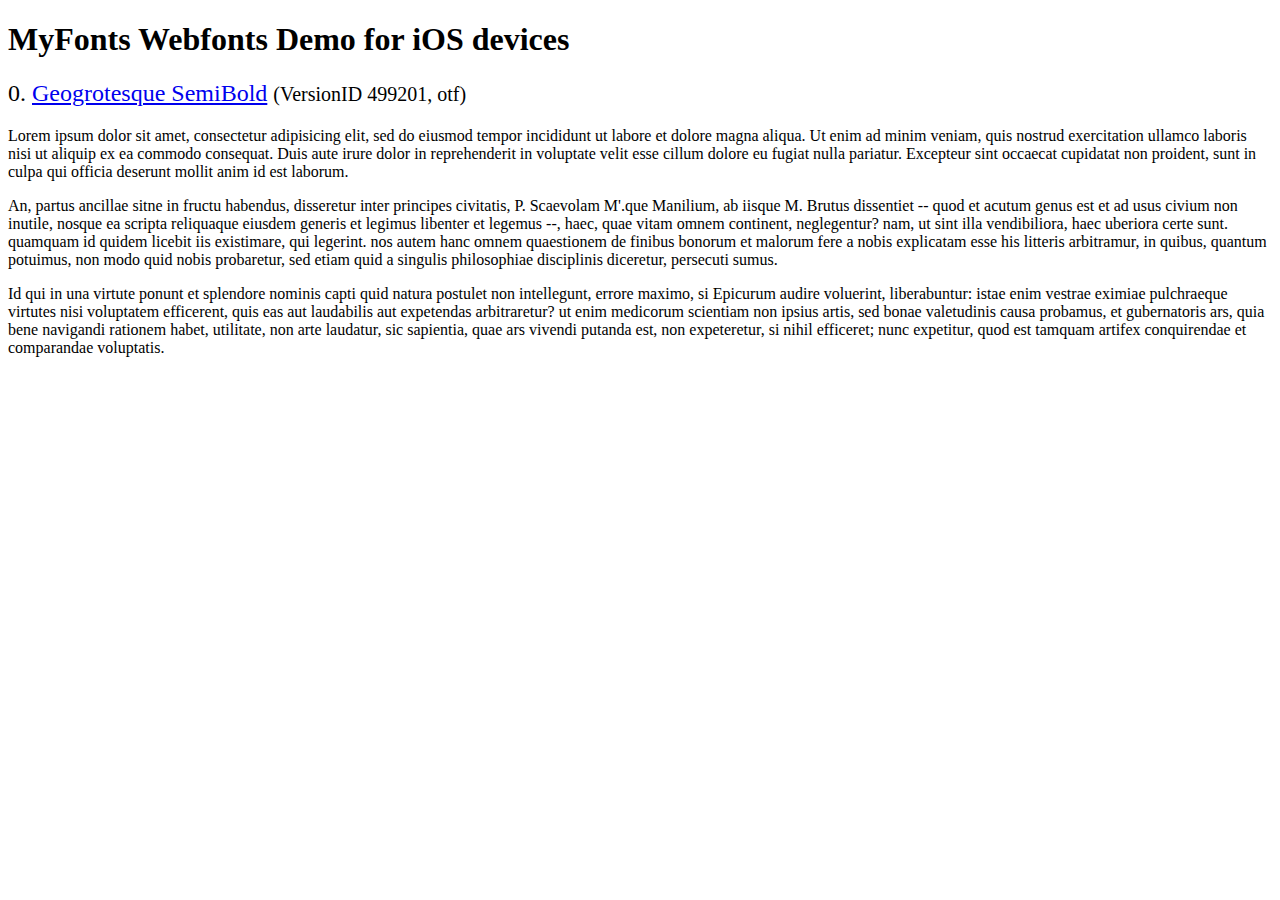
<file: FlexSlider/demo/fonts/webfonts/geo-semibold/svg/index.html>
<!DOCTYPE html>
<html>
<head>
<title>MyFonts Webfonts Demo for iOS devices</title>
<meta http-equiv="content-type" content="text/html; charset=utf-8" />

<style type="text/css" media="all">

	h2 {
		 font-weight:normal;
	}

		
	@font-face {
		font-family:"Geogrotesque-SemiBold";
		src:url("style_169898.svg#Geogrotesque-SemiBold") format("svg");
	}
	
	.webfont_0 {
		font-family: Geogrotesque-SemiBold;
	}
		
</style>

</head>

<body>

<h1>MyFonts Webfonts Demo for iOS devices</h1>


<h2>0. <span class='webfont_0'><a href='http://new.myfonts.com/search/style::169898/'>Geogrotesque SemiBold</a></span>
<small>(VersionID 499201, otf)</small>
</h2>

<p class='webfont_0'>Lorem ipsum dolor sit amet, consectetur adipisicing elit, sed do eiusmod tempor incididunt ut labore et dolore magna aliqua. Ut enim ad minim veniam, quis nostrud exercitation ullamco laboris nisi ut aliquip ex ea commodo consequat. Duis aute irure dolor in reprehenderit in voluptate velit esse cillum dolore eu fugiat nulla pariatur. Excepteur sint occaecat cupidatat non proident, sunt in culpa qui officia deserunt mollit anim id est laborum.</p>

<p class='webfont_0'>An, partus ancillae sitne in fructu habendus, disseretur inter principes civitatis, P. Scaevolam M'.que Manilium, ab iisque M. Brutus dissentiet -- quod et acutum genus est et ad usus civium non inutile, nosque ea scripta reliquaque eiusdem generis et legimus libenter et legemus --, haec, quae vitam omnem continent, neglegentur? nam, ut sint illa vendibiliora, haec uberiora certe sunt. quamquam id quidem licebit iis existimare, qui legerint. nos autem hanc omnem quaestionem de finibus bonorum et malorum fere a nobis explicatam esse his litteris arbitramur, in quibus, quantum potuimus, non modo quid nobis probaretur, sed etiam quid a singulis philosophiae disciplinis diceretur, persecuti sumus.</p>

<p class='webfont_0'>Id qui in una virtute ponunt et splendore nominis capti quid natura postulet non intellegunt, errore maximo, si Epicurum audire voluerint, liberabuntur: istae enim vestrae eximiae pulchraeque virtutes nisi voluptatem efficerent, quis eas aut laudabilis aut expetendas arbitraretur? ut enim medicorum scientiam non ipsius artis, sed bonae valetudinis causa probamus, et gubernatoris ars, quia bene navigandi rationem habet, utilitate, non arte laudatur, sic sapientia, quae ars vivendi putanda est, non expeteretur, si nihil efficeret; nunc expetitur, quod est tamquam artifex conquirendae et comparandae voluptatis.</p>




</body>
</html>
</file>
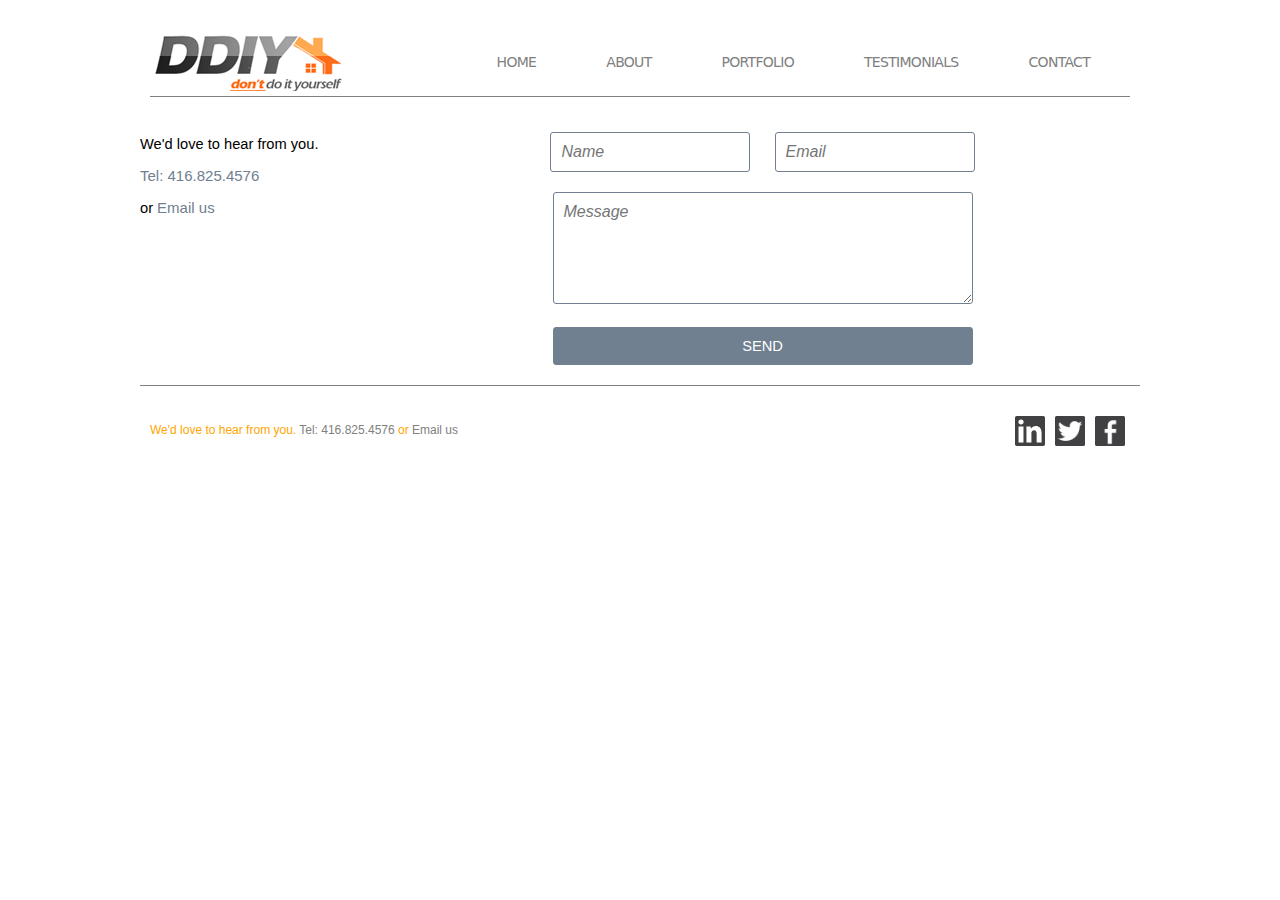
<file: contact.html>
<!doctype html>
<html lang="en">
<head>
	<meta charset="UTF-8">

	<link rel="stylesheet" type="text/css" href="style.css">

	<link type="image/png" href="images/favicon.png" rel="icon">

	<meta name="viewport" content="width=device-width, initial-scale=1.0">
	
	<title>DDIY</title>

</head>
<body>

<div class="wrapper clearfix">

	<div class="socialmedia">

		<img src="images/follow.png" alt="follow us">


		<a href="https://www.facebook.com/media/set/?set=a.331939610230259.76553.216884268402461&type=3#!/pages/DDIY-Network/216884268402461" target="_blank">
			<img src="images/facebook.png" alt="facebook icon"></a>

		<a href="http://twitter.com/DDIYnetwork" target="_blank">
			<img src="images/twitter.png" alt="twitter icon"></a>

		<a href="http://linkedin.com" target="_blank">
			<img src="images/linkedin.svg" alt="linkedin icon"></a>

	</div> <!-- end of social media -->

<div class="topbar clearfix">

	<h1>
		<a href="index.html">
			<img src="images/lg_ddiy.gif" alt="logo" title="Don't Do it Yourself" class="logo">
		</a>
	</h1>

	<input type="checkbox" id="toggle" name="toggle">

	<!-- start of nav -->
	<div class="nav"> 
		<label for="toggle">☰ Menu</label>

		<ul class="menu">
			<li>
				<a href="index.html">Home</a>
			</li>
			<li>
				<a href="about.html">About</a>
			</li>
			<li>
				<a href="portfolio.html">Portfolio</a>
			</li>
			<li>
				<a href="testimonials.html">Testimonials</a>
			</li>
			<li>
				<a href="contact.html">Contact</a>
			</li>
		</ul>

	</div> <!-- end of nav -->

</div> <!-- end of topbar -->


<!-- ------------------------------- -->

<div class="content clearfix">

	<div class="leftbar">
		<p>
			We'd love to hear from you.
		</p>

		<p>
			<a href="tel:14168254576" title="Call us">Tel: 416.825.4576
			</a>
		</p>
		<p>
			or
			<a href="mailto:ddiynetwork@gmail.com" title="Email us">Email us
			</a>

		</p>
	</div>

	<div class="fieldbox">

		<div class="field 1">
			<input type="text" class="myInput" name="firstName" placeholder="Name">
			<input type="email" class="myInput" name="email" placeholder="Email">
		</div>
		
		<div class="field 2">
			<textarea name="text" class="msg" cols="50" rows="5" placeholder="Message"></textarea>
		</div>
		
		<div class="field 3">
		<input type="submit" class="send" value="Send">
		</div>

</div> <!-- end of fieldbox -->
	
</div> <!-- end of content clearfix -->

</div> <!-- end of wrapper clearfix -->

<div class="footer clearfix">

	<div class="footernav">
		<ul class="footermenu">
				<li>
					<a href="index.html">Home</a>
				</li>
				<li>
					<a href="about.html">About</a>
				</li>
				<li>
					<a href="portfolio.html">Portfolio</a>
				</li>
				<li>
					<a href="testimonials.html">Testimonials</a>
				</li>
				<li>
					<a href="contact.html">Contact</a>
				</li>
			</ul>
	</div> <!-- end of footernav -->

	<div class="footercontact">

		<p>We'd love to hear from you.

			<a href="tel:14168254576">Tel: 416.825.4576</a>
			 or
			<a href="mailto:ddiynetwork@gmail.com">
			Email us
			</a>
		</p>
		
	</div> <!-- end of footercontact -->

	<div class="footersocialmedia">
		<a href="https://www.facebook.com/media/set/?set=a.331939610230259.76553.216884268402461&type=3#!/pages/DDIY-Network/216884268402461" target="_blank">
			<img src="images/facebook.png" alt="facebook icon" title="Facebook">
		</a>

		<a href="http://twitter.com/DDIYnetwork" target="_blank">
			<img src="images/twitter.png" alt="twitter icon" title="Twitter">
		</a>

		<a href="http://linkedin.com" target="_blank">
			<img src="images/linkedin.svg" alt="linkedin icon" title="LinkedIn">
		</a>
	</div> <!-- end of footersocialmedia -->
	
</div> <!-- end of footer -->



	
</body>
</html>
</file>
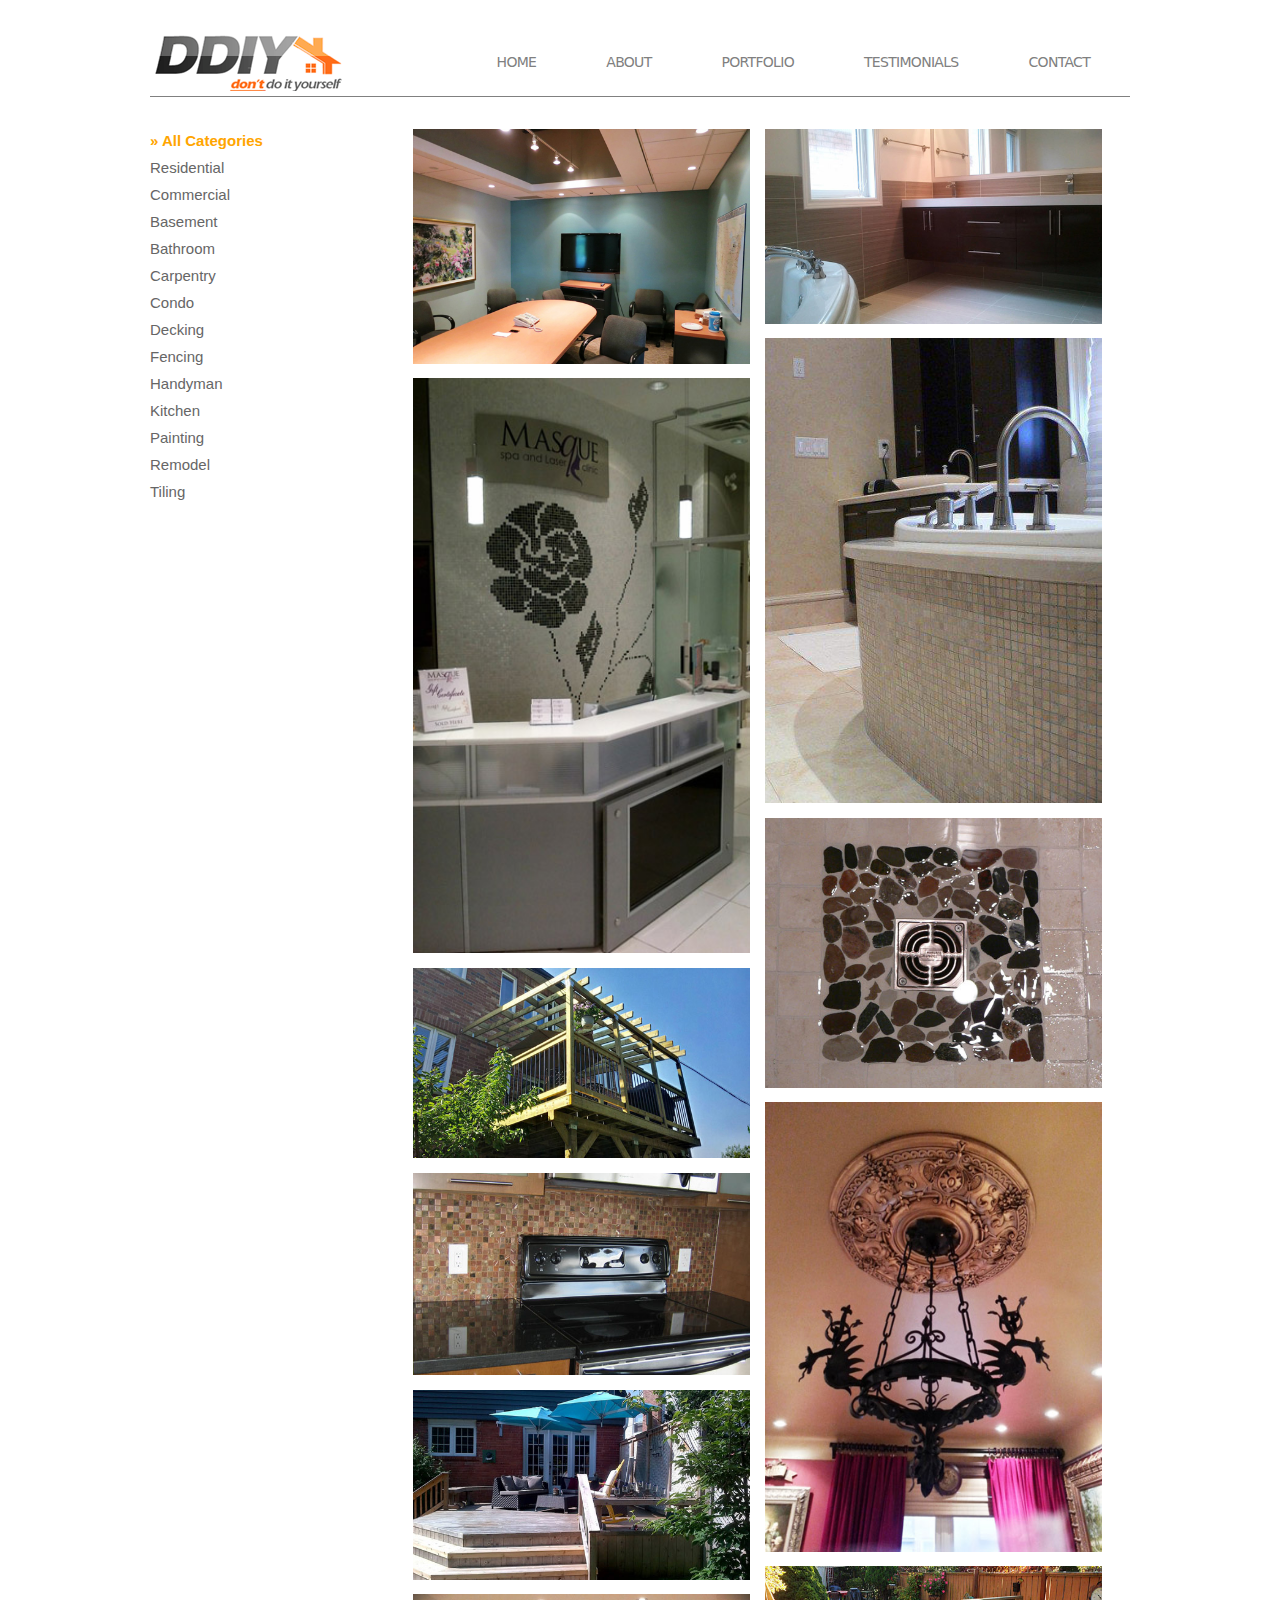
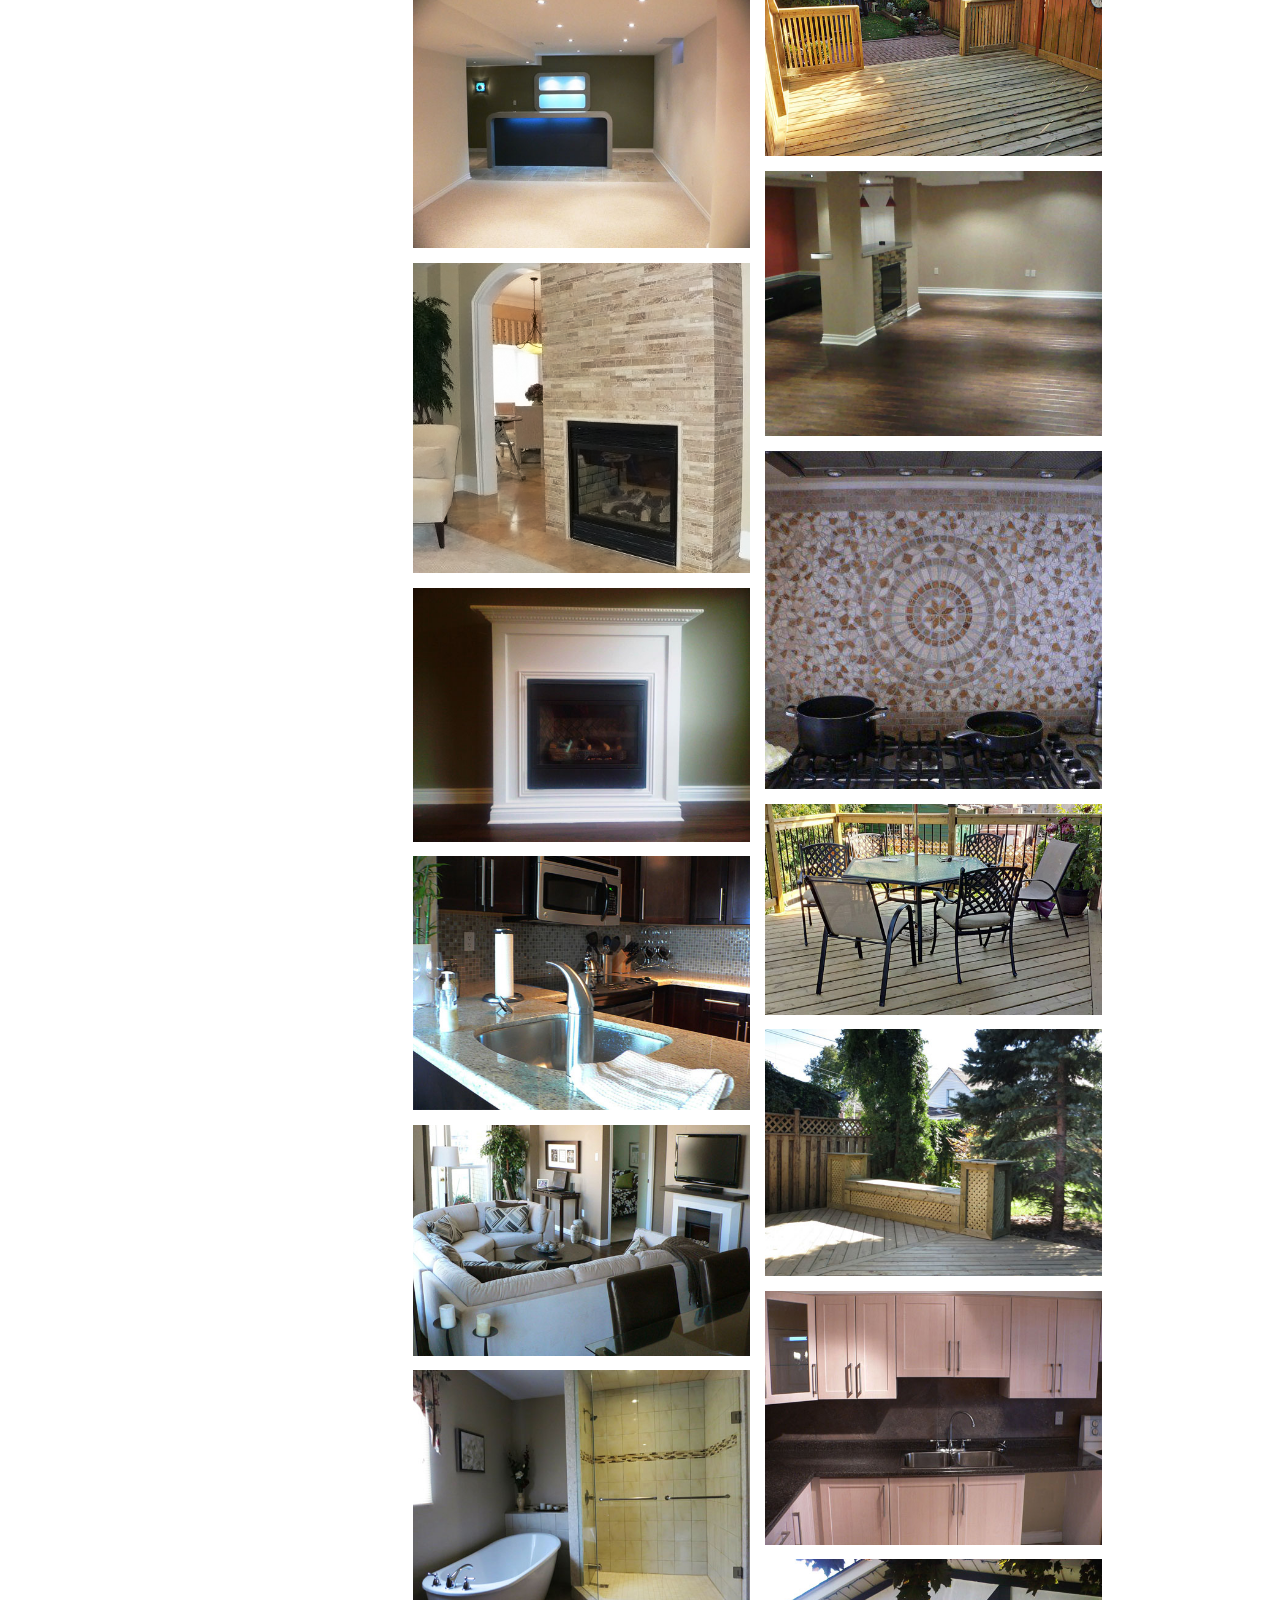
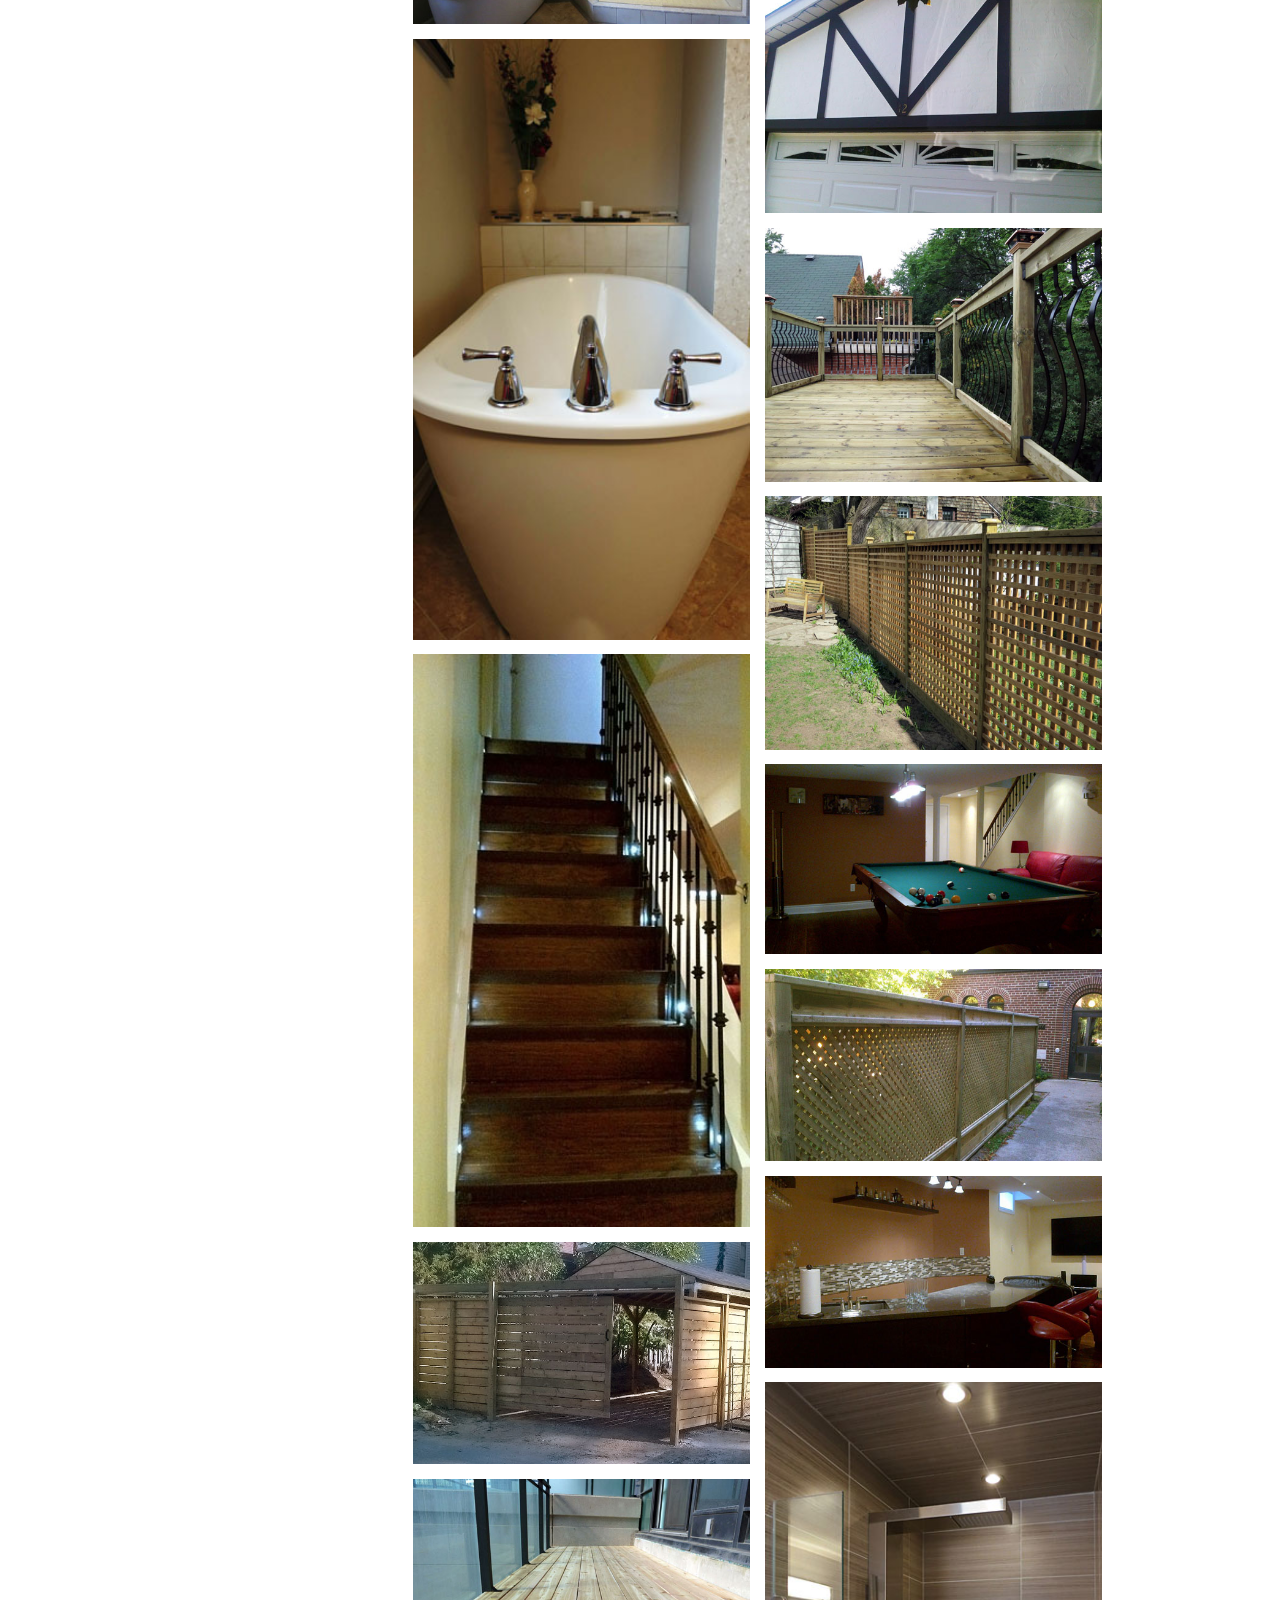
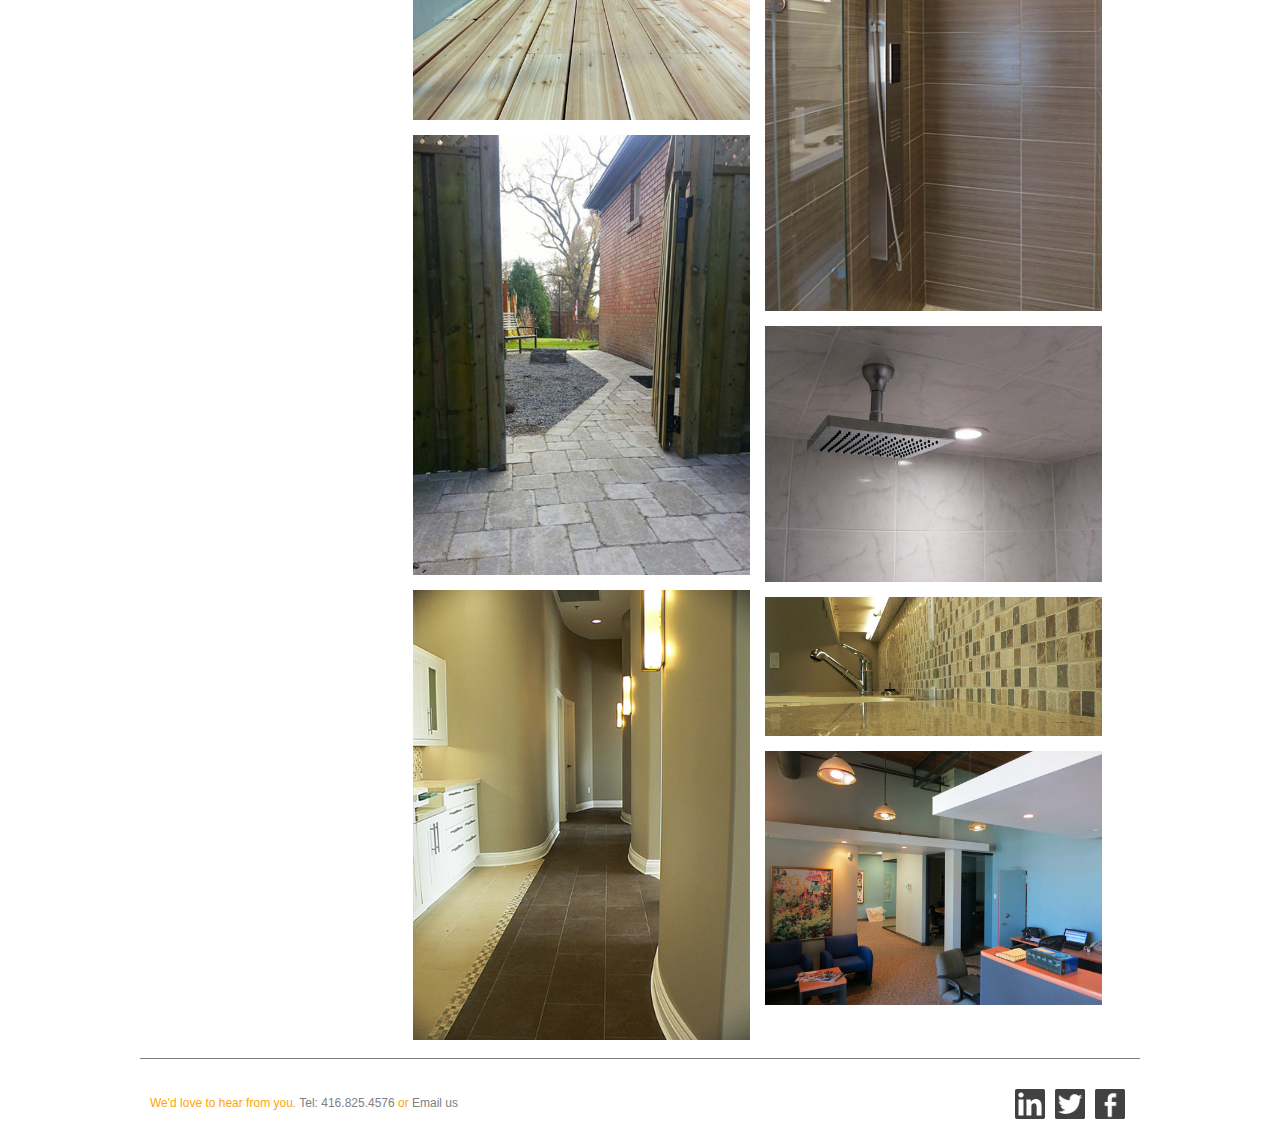
<file: portfolio.html>
<!doctype html>
<html lang="en">
<head>
	<meta charset="UTF-8">

	<link rel="stylesheet" type="text/css" href="style.css">

	<link type="image/png" href="images/favicon.png" rel="icon">

	<meta name="viewport" content="width=device-width, initial-scale=1.0">

	<script src="http://ajax.googleapis.com/ajax/libs/jquery/1.10.1/jquery.min.js"></script>
	<script src="isotope/isotope.pkgd.min.js"></script>
	
	<title>DDIY: Portfolio</title>

</head>
<body>

<div class="wrapper clearfix">

	<div class="socialmedia">

		<img src="images/follow.png" alt="follow us">

		<a href="https://www.facebook.com/media/set/?set=a.331939610230259.76553.216884268402461&type=3#!/pages/DDIY-Network/216884268402461" target="_blank">
			<img src="images/facebook.png" alt="facebook icon">
		</a>

		<a href="http://twitter.com/DDIYnetwork" target="_blank">
			<img src="images/twitter.png" alt="twitter icon">
		</a>

		<a href="http://linkedin.com" target="_blank">
			<img src="images/linkedin.svg" alt="linkedin icon">
		</a>

	</div> <!-- end of social media -->

<div class="topbar clearfix">
	

	<h1>
		<a href="index.html">
			<img src="images/lg_ddiy.gif" alt="logo" title="Don't Do it Yourself" class="logo">
		</a>
	</h1>

	<input type="checkbox" id="toggle" name="toggle">


	<!-- start of nav -->
	<div class="nav"> 
		<label for="toggle">☰ Menu</label>
		
		<ul class="menu">
			<li>
				<a href="index.html">Home</a>
			</li>
			<li>
				<a href="about.html">About</a>
			</li>
			<li>
				<a href="portfolio.html">Portfolio</a>
			</li>
			<li>
				<a href="testimonials.html">Testimonials</a>
			</li>
			<li>
				<a href="contact.html">Contact</a>
			</li>
		</ul>



	</div> <!-- end of nav -->

</div> <!-- end of topbar -->


<!-- ------------------------------- -->

<div class="content clearfix">

	<input type="checkbox" id="toggleportfolio" name="toggle">

	<div class="portfoliobox">

		<label for="toggleportfolio" >☰ Category</label>

		<div class="leftbar portfolioFilter">
			<a href="#" data-filter="*" class="current">All Categories
			</a>
			<a href="#" data-filter=".residential">Residential
			</a>
			<a href="#" data-filter=".commercial">Commercial
			</a>
			<a href="#" data-filter=".basement">Basement
			</a>
			<a href="#" data-filter=".bathroom">Bathroom
			</a>
			<a href="#" data-filter=".carpentry">Carpentry</a>
			<a href="#" data-filter=".condo">Condo
			</a>
			<a href="#" data-filter=".decking">Decking
			</a>
			<a href="#" data-filter=".fencing">Fencing
			</a>
			<a href="#" data-filter=".handyman">Handyman</a>
			<a href="#" data-filter=".kitchen">Kitchen
			</a>
			<a href="#" data-filter=".painting">Painting
			</a>
			<a href="#" data-filter=".remodel">Remodel
			</a>
			<a href="#" data-filter=".tiling">Tiling
			</a>			
		</div> <!-- end of leftbar portfolioFiler -->
</div> <!-- end of portfoliobox -->

<!-- <a href="#openModal">Open Modal</a>

<div id="openModal" class="modalDialog">
 -->	


	<div class="portfolioContainer clearfix">
		<img src="images/photos/commercial_0004.jpg" alt=""class="commercial">

		<img src="images/photos/residential_0001.jpg" alt=""class="residential bathroom">
		<img src="images/photos/residential_0002.jpg" alt=""class="residential bathroom condo">

		
		<img src="images/photos/commercial_0005.jpg" alt=""class="commercial">

		<img src="images/photos/residential_0004.jpg" alt=""class="residential bathroom tiling">
		<img src="images/photos/residential_0005.jpg" alt=""class="residential decking">
		<img src="images/photos/residential_0003.jpg" alt="" class="residential handyman">
		<img src="images/photos/residential_0007.jpg" alt="" class="residential tiling kitchen">
		<img src="images/photos/residential_0008.jpg" alt=""class="residential decking">
		<img src="images/photos/residential_0009.jpg" alt="" class="residential decking">
		<img src="images/photos/residential_0011.jpg" alt="" class="residential basement">
		<img src="images/photos/residential_0012.jpg" alt="" class="residential basement remodel">
		<img src="images/photos/residential_0013.jpg" alt="" class="residential tiling">
		<img src="images/photos/residential_0014.jpg" alt="" class="residential tiling kitchen">
		<img src="images/photos/residential_0015.jpg" alt="" class="residential tiling remodel">
		<img src="images/photos/residential_0016.jpg" alt="" class="residential decking">
		<img src="images/photos/residential_0017.jpg" alt="" class="residential kitchen">
		<img src="images/photos/residential_0018.jpg" alt="" class="residential decking fencing">
		<img src="images/photos/residential_0019.jpg" alt="" class="residential remodel condo">
		<img src="images/photos/residential_0020.jpg" alt="" class="residential remodel kitchen condo">
		<img src="images/photos/residential_0021.jpg" alt="" class="residential bathroom tiling">
		<img src="images/photos/residential_0022.jpg" alt="" class="residential painting">
		<img src="images/photos/residential_0023.jpg" alt="" class="residential bathroom tiling">
		<img src="images/photos/residential_0024.jpg" alt="" class="residential decking">
		<img src="images/photos/residential_0025.jpg" alt="" class="residential fencing">
		<img src="images/photos/residential_0026.jpg" alt="" class="residential basement">
		<img src="images/photos/residential_0027.jpg" alt="" class="residential basement">
		<img src="images/photos/residential_0028.jpg" alt="" class="residential fencing">
		<img src="images/photos/residential_0029.jpg" alt="" class="residential basement">
		<img src="images/photos/residential_0030.jpg" alt="" class="residential fencing">
		<img src="images/photos/residential_0031.jpg" alt="" class="residential bathroom tiling">
		<img src="images/photos/residential_0032.jpg" alt="" class="residential decking condo">
		<img src="images/photos/residential_0033.jpg" alt="" class="residential fencing">
		<img src="images/photos/residential_0034.jpg" alt="" class="residential bathroom tiling">

		<img src="images/photos/commercial_0001.jpg" alt="" class="commercial tiling">
		<img src="images/photos/commercial_0002.jpg" alt=""class="commercial tiling">
		<img src="images/photos/commercial_0003.jpg" alt=""class="commercial remodel">
		

	</div>

<!-- </div> end of modal box -->
	
</div> <!-- end of content clearfix -->

</div> <!-- end of wrapper clearfix -->

<div class="footer clearfix">

	<div class="footernav">
		<ul class="footermenu">
				<li><a href="index.html">Home</a></li>
				<li><a href="about.html">About</a></li>
				<li><a href="portfolio.html">Portfolio</a></li>
				<li><a href="testimonials.html">Testimonials</a></li>
				<li><a href="contact.html">Contact</a></li>
			</ul>
	</div> <!-- end of footernav -->

	<div class="footercontact">

		<p>We'd love to hear from you.

			<a href="tel:14168254576" title="Call us">Tel: 416.825.4576
			</a>
			or
			<a href="mailto:ddiynetwork@gmail.com" title="Email us">Email us
			</a>

		</p>
		
	</div> <!-- end of footercontact -->

	<div class="footersocialmedia">

		<a href="https://www.facebook.com/media/set/?set=a.331939610230259.76553.216884268402461&type=3#!/pages/DDIY-Network/216884268402461" target="_blank">
			<img src="images/facebook.png" alt="facebook icon" title="Facebook">
		</a>

		<a href="http://twitter.com/DDIYnetwork" target="_blank">
			<img src="images/twitter.png" alt="twitter icon" title="Twitter">
		</a>

		<a href="http://linkedin.com" target="_blank">
			<img src="images/linkedin.svg" alt="linkedin icon" title="LinkedIn">
		</a>
	</div> <!-- end of footersocialmedia -->
	
</div> <!-- end of footer -->


<script>
$(window).load(function(){
    var $container = $('.portfolioContainer');
    $container.isotope({
        filter: '*',
        animationOptions: {
            duration: 750,
            easing: 'linear',
            queue: false
        }
    });
 
    $('.portfolioFilter a').click(function(){
        $('.portfolioFilter .current').removeClass('current');
        $(this).addClass('current');
 
        var selector = $(this).attr('data-filter');
        $container.isotope({
            filter: selector,
            animationOptions: {
                duration: 750,
                easing: 'linear',
                queue: false
            }
         });
         return false;
    }); 
});
	$container.isotope({ filter: '.residential' });
	$container.isotope({ filter: '.commercial' });
	$container.isotope({ filter: '.bathroom' });
	$container.isotope({ filter: '.condo' });
</script>
	
</body>
</html>
</file>
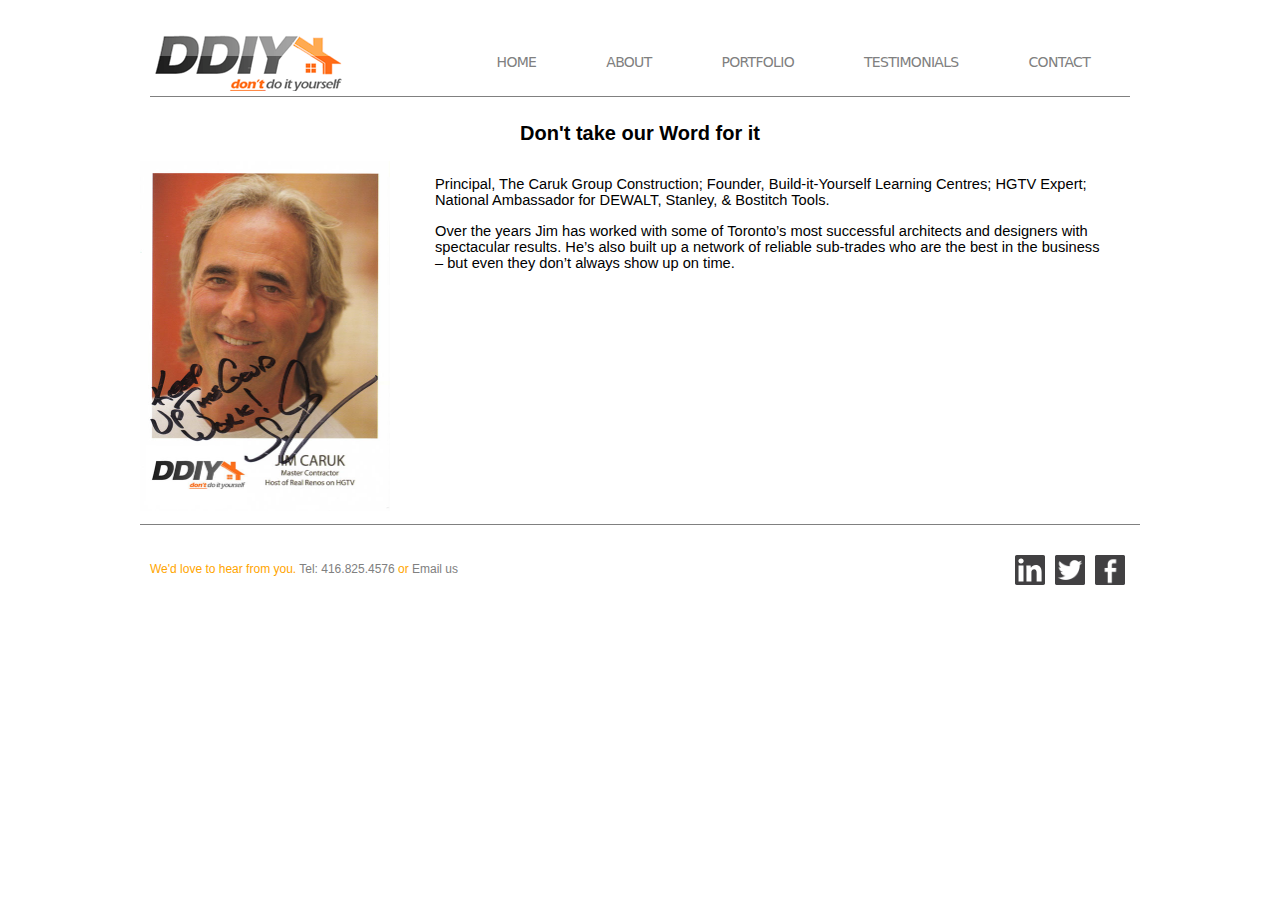
<file: testimonials.html>
<!doctype html>
<html lang="en">
<head>
	<meta charset="UTF-8">

	<link rel="stylesheet" type="text/css" href="style.css">

	<link type="image/png" href="images/favicon.png" rel="icon">

	<meta name="viewport" content="width=device-width, initial-scale=1.0">
	
	<title>DDIY</title>

</head>
<body>

<div class="wrapper clearfix">

	<div class="socialmedia">

		<img src="images/follow.png" alt="follow us">

		<a href="https://www.facebook.com/media/set/?set=a.331939610230259.76553.216884268402461&type=3#!/pages/DDIY-Network/216884268402461" target="_blank">
			<img src="images/facebook.png" alt="facebook icon"></a>

		<a href="http://twitter.com/DDIYnetwork" target="_blank">
			<img src="images/twitter.png" alt="twitter icon"></a>

		<a href="http://linkedin.com" target="_blank">
			<img src="images/linkedin.svg" alt="linkedin icon"></a>

	</div> <!-- end of social media -->

<div class="topbar clearfix">

	<h1>
		<a href="index.html">
			<img src="images/lg_ddiy.gif" alt="logo" title="Don't Do it Yourself" class="logo">
		</a>
	</h1>

	<input type="checkbox" id="toggle" name="toggle">

	<!-- start of nav -->
	<div class="nav"> 
		<label for="toggle">☰ Menu</label>
		
		<ul class="menu">

			<li>
				<a href="index.html">Home</a>
			</li>
			<li>
				<a href="about.html">About</a>
			</li>
			<li>
				<a href="portfolio.html">Portfolio</a>
			</li>
			<li>
				<a href="testimonials.html">Testimonials</a>
			</li>
			<li>
				<a href="contact.html">Contact</a>
			</li>
		</ul>



	</div> <!-- end of nav -->

</div> <!-- end of topbar -->


<!-- ------------------------------- -->

<div class="content clearfix">

	<div class="testimonialheader">
		<h2>Don't take our Word for it</h2>
	</div>

	<div class="leftbar">
		<img src="images/jimCaurk.jpg" alt="">
	</div>

	<div class="testimonial clearfix">

		<p>Principal, The Caruk Group Construction; Founder, Build-it-Yourself Learning Centres; HGTV Expert; National Ambassador for DEWALT, Stanley, & Bostitch Tools.
		</p>

		<p>Over the years Jim has worked with some of Toronto’s most successful architects and designers with spectacular results. He’s also built up a network of reliable sub-trades who are the best in the business – but even they don’t always show up on time.
		</p>
		
	</div> <!-- end of testimonial clearfix -->
	
</div> <!-- end of content clearfix -->

</div> <!-- end of wrapper clearfix -->

<div class="footer clearfix">

	<div class="footernav">
		<ul class="footermenu">
				<li>
					<a href="index.html">Home</a>
				</li>
				<li>
					<a href="about.html">About</a>
				</li>
				<li>
					<a href="portfolio.html">Portfolio</a>
				</li>
				<li>
					<a href="testimonials.html">Testimonials</a>
				</li>
				<li>
					<a href="contact.html">Contact</a>
				</li>
		</ul>
	</div> <!-- end of footernav -->

	<div class="footercontact">

		<p>We'd love to hear from you.

			<a href="tel:14168254576" title="Call us">Tel: 416.825.4576
			</a>
			or
			<a href="mailto:ddiynetwork@gmail.com" title="Email us">Email us
			</a>

		</p>
		
	</div> <!-- end of footercontact -->

	<div class="footersocialmedia">
		<a href="https://www.facebook.com/media/set/?set=a.331939610230259.76553.216884268402461&type=3#!/pages/DDIY-Network/216884268402461" target="_blank">
			<img src="images/facebook.png" alt="facebook icon" title="Facebook">
		</a>

		<a href="http://twitter.com/DDIYnetwork" target="_blank">
			<img src="images/twitter.png" alt="twitter icon" title="Twitter">
		</a>

		<a href="http://linkedin.com" target="_blank">
			<img src="images/linkedin.svg" alt="linkedin icon" title="LinkedIn">
		</a>
	</div> <!-- end of footersocialmedia -->
	
</div> <!-- end of footer -->



	
</body>
</html>
</file>
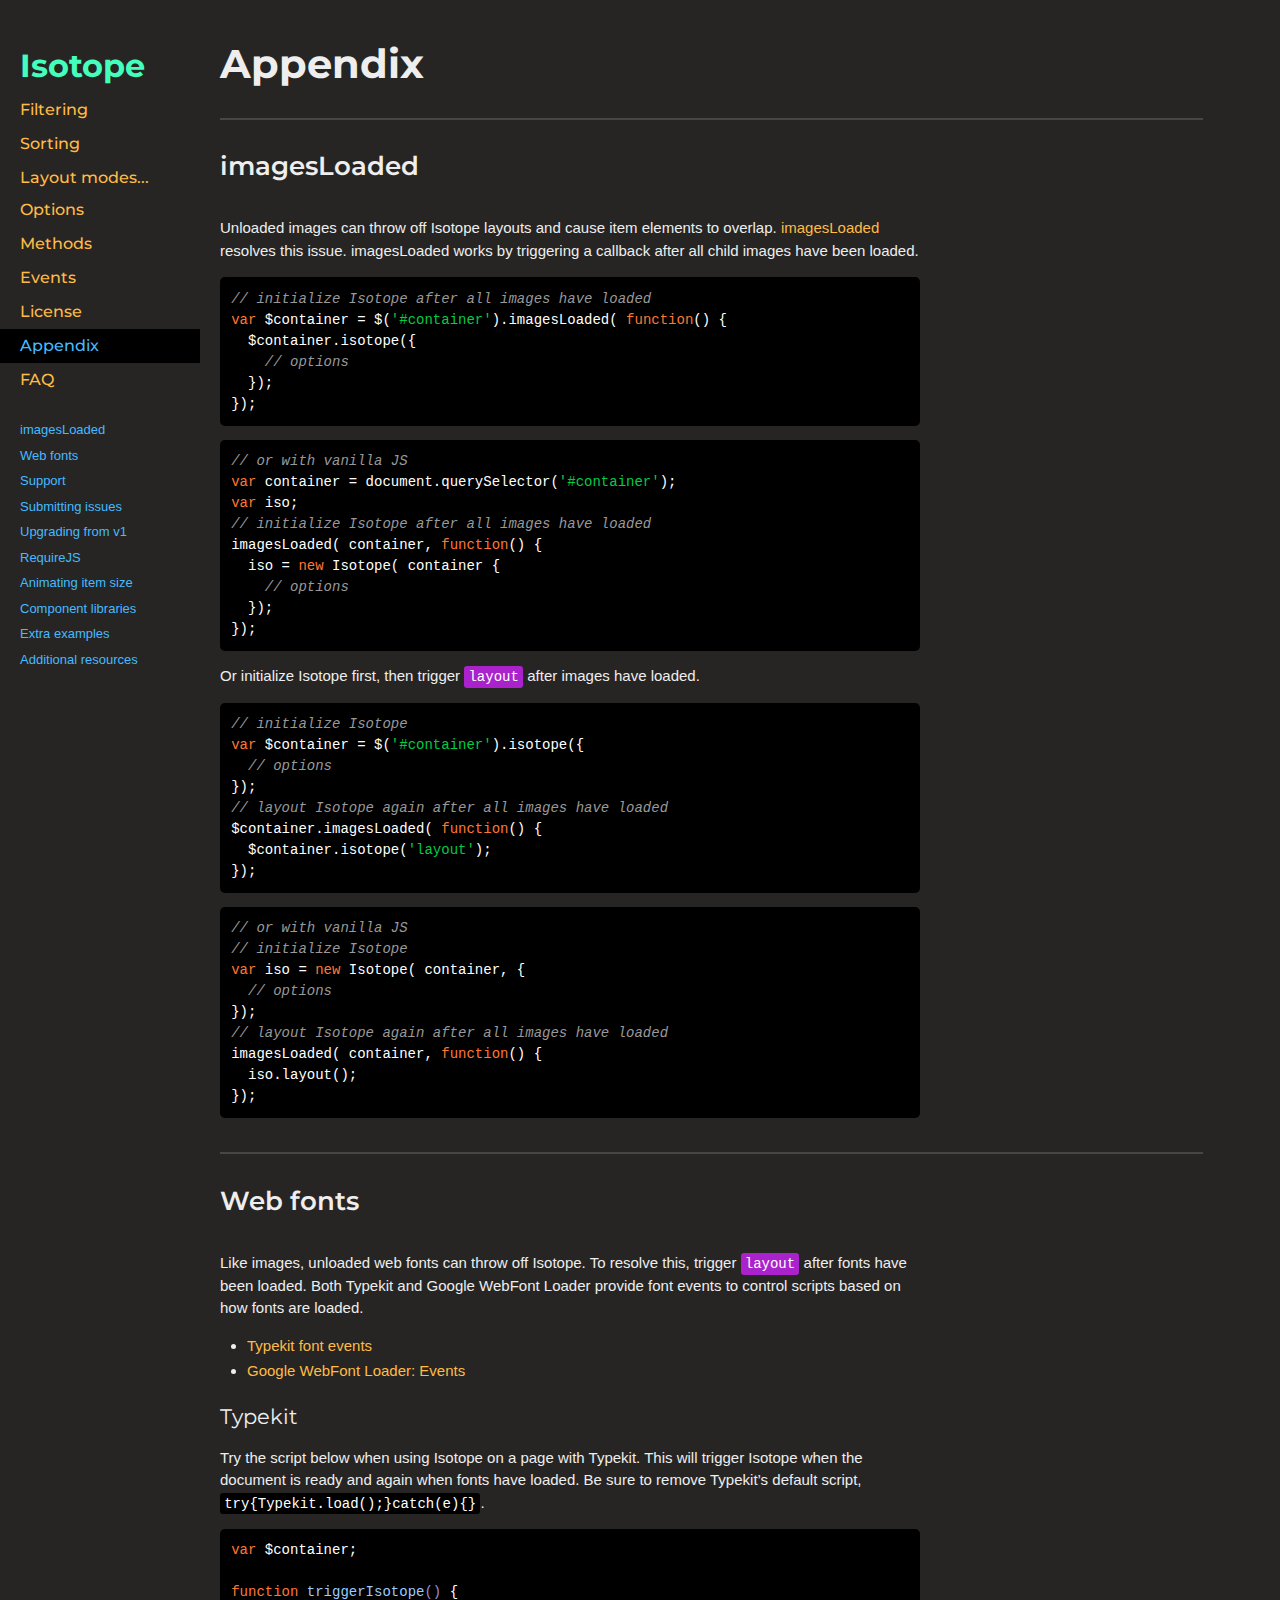
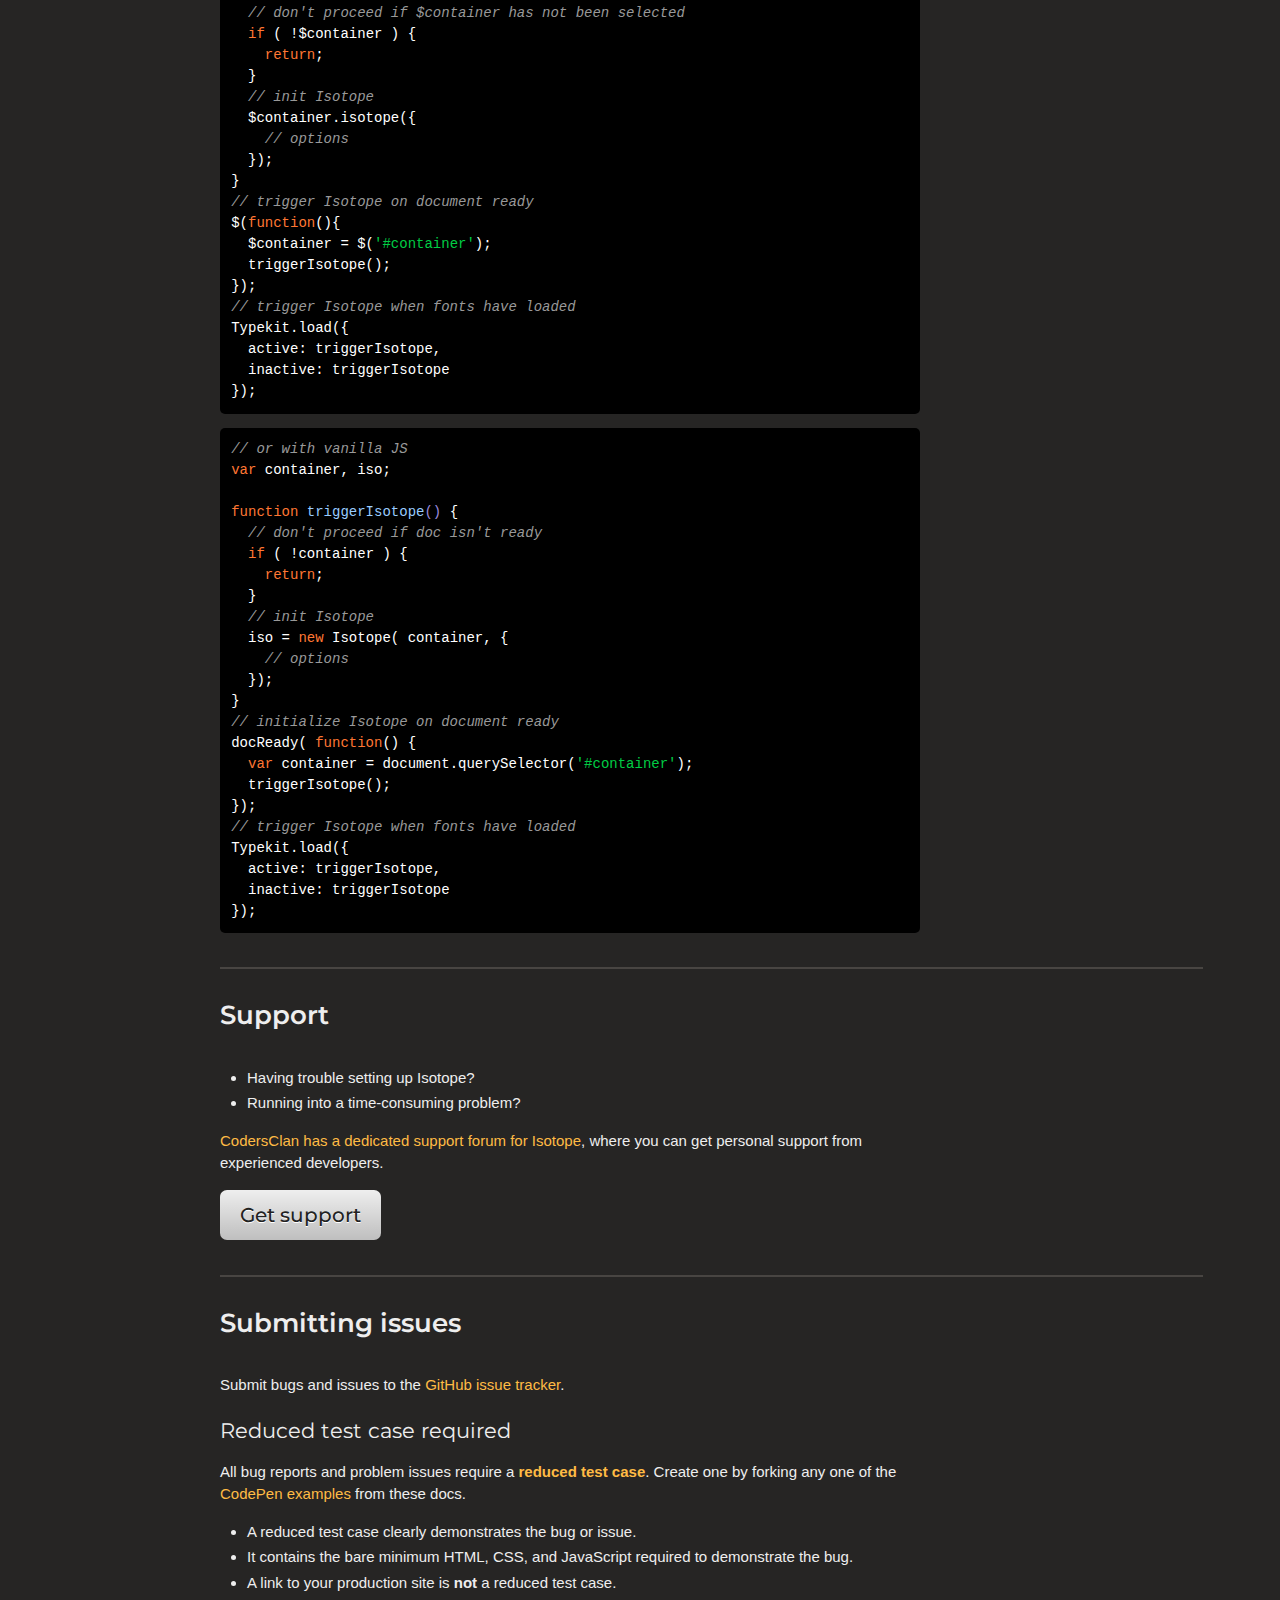
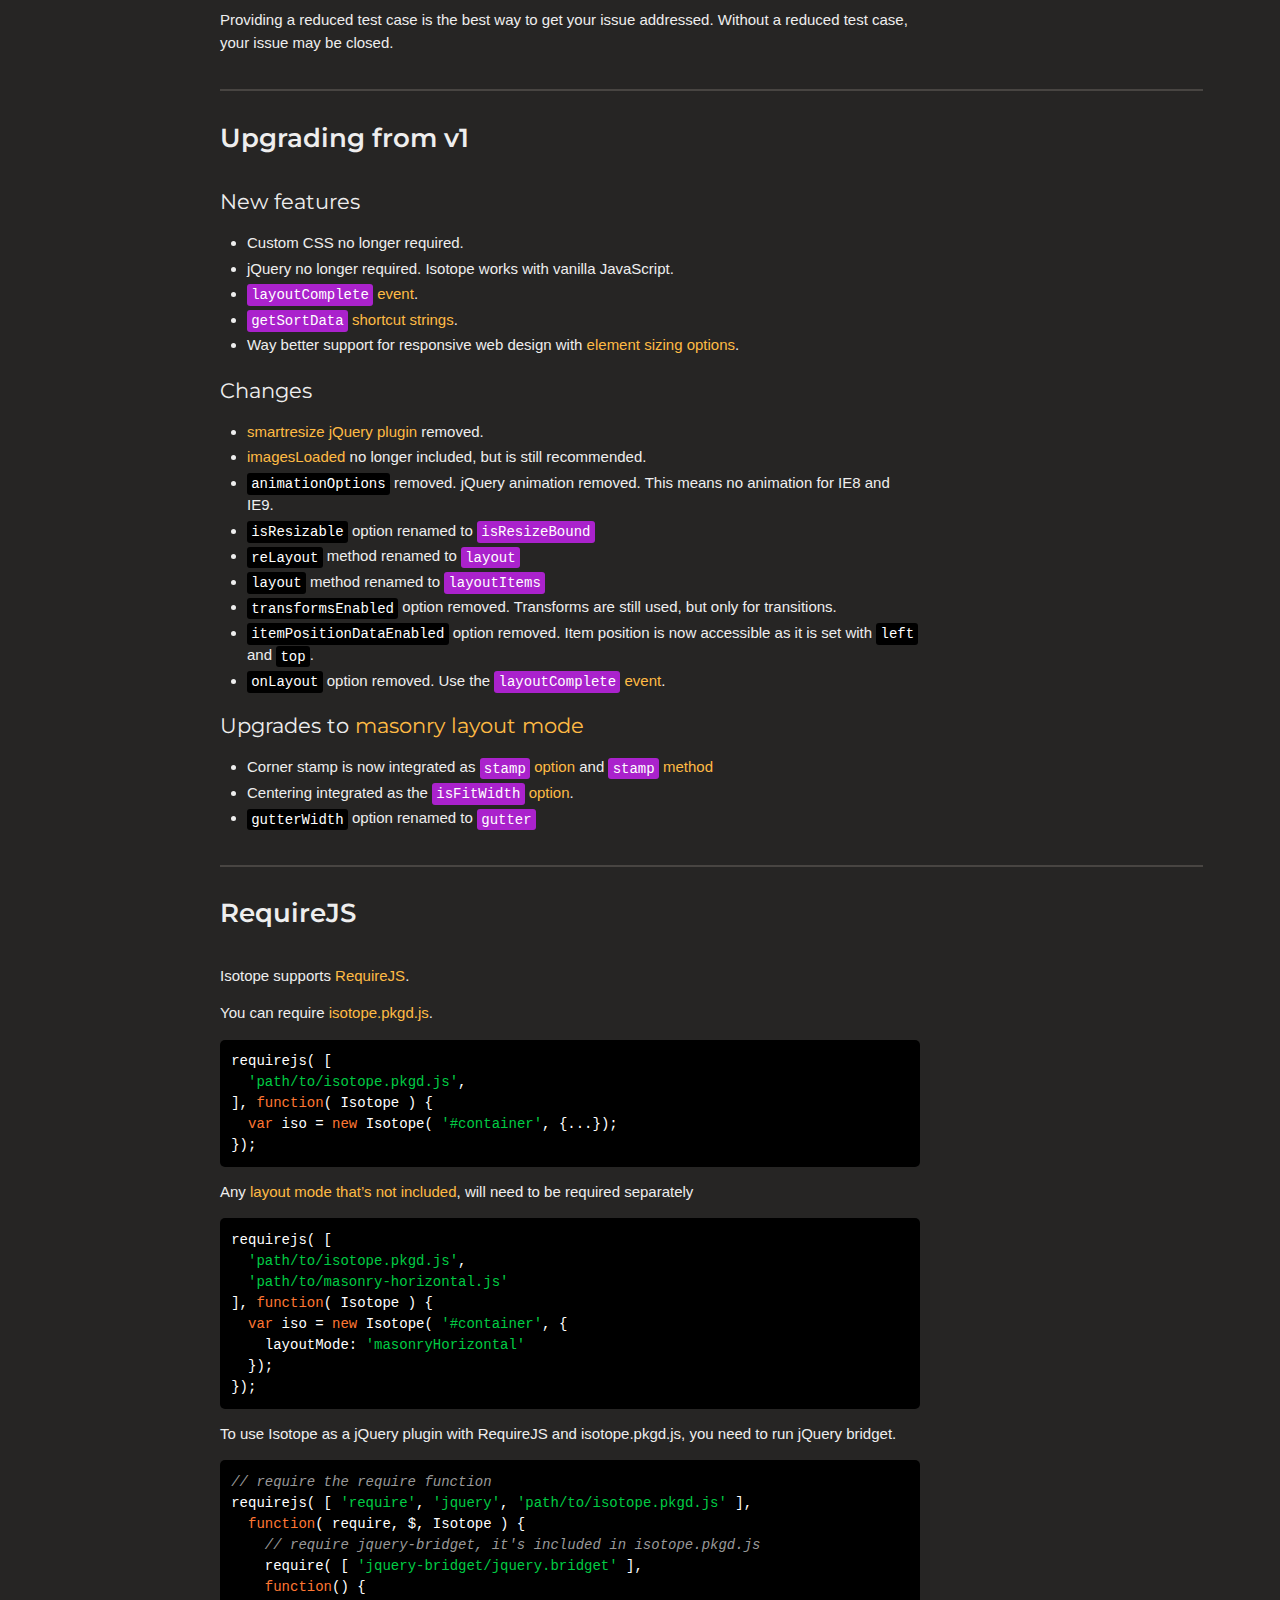
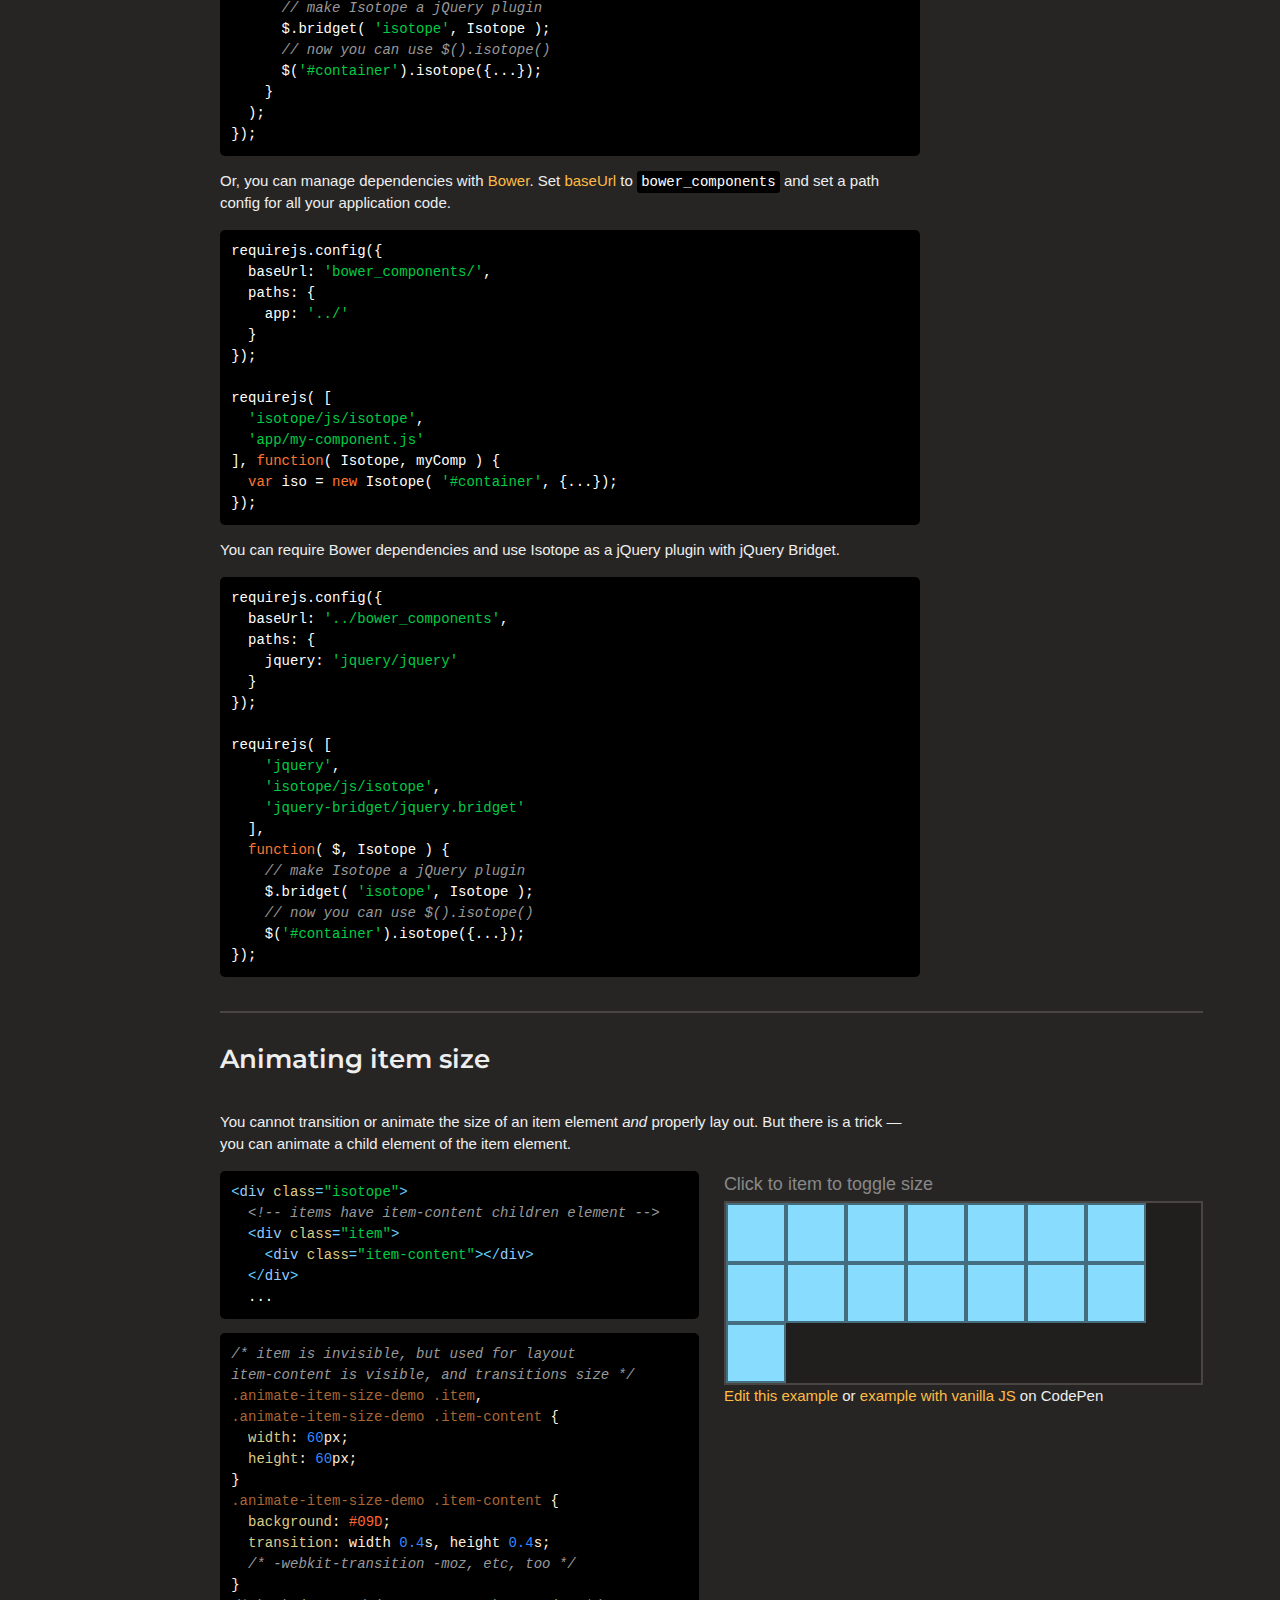
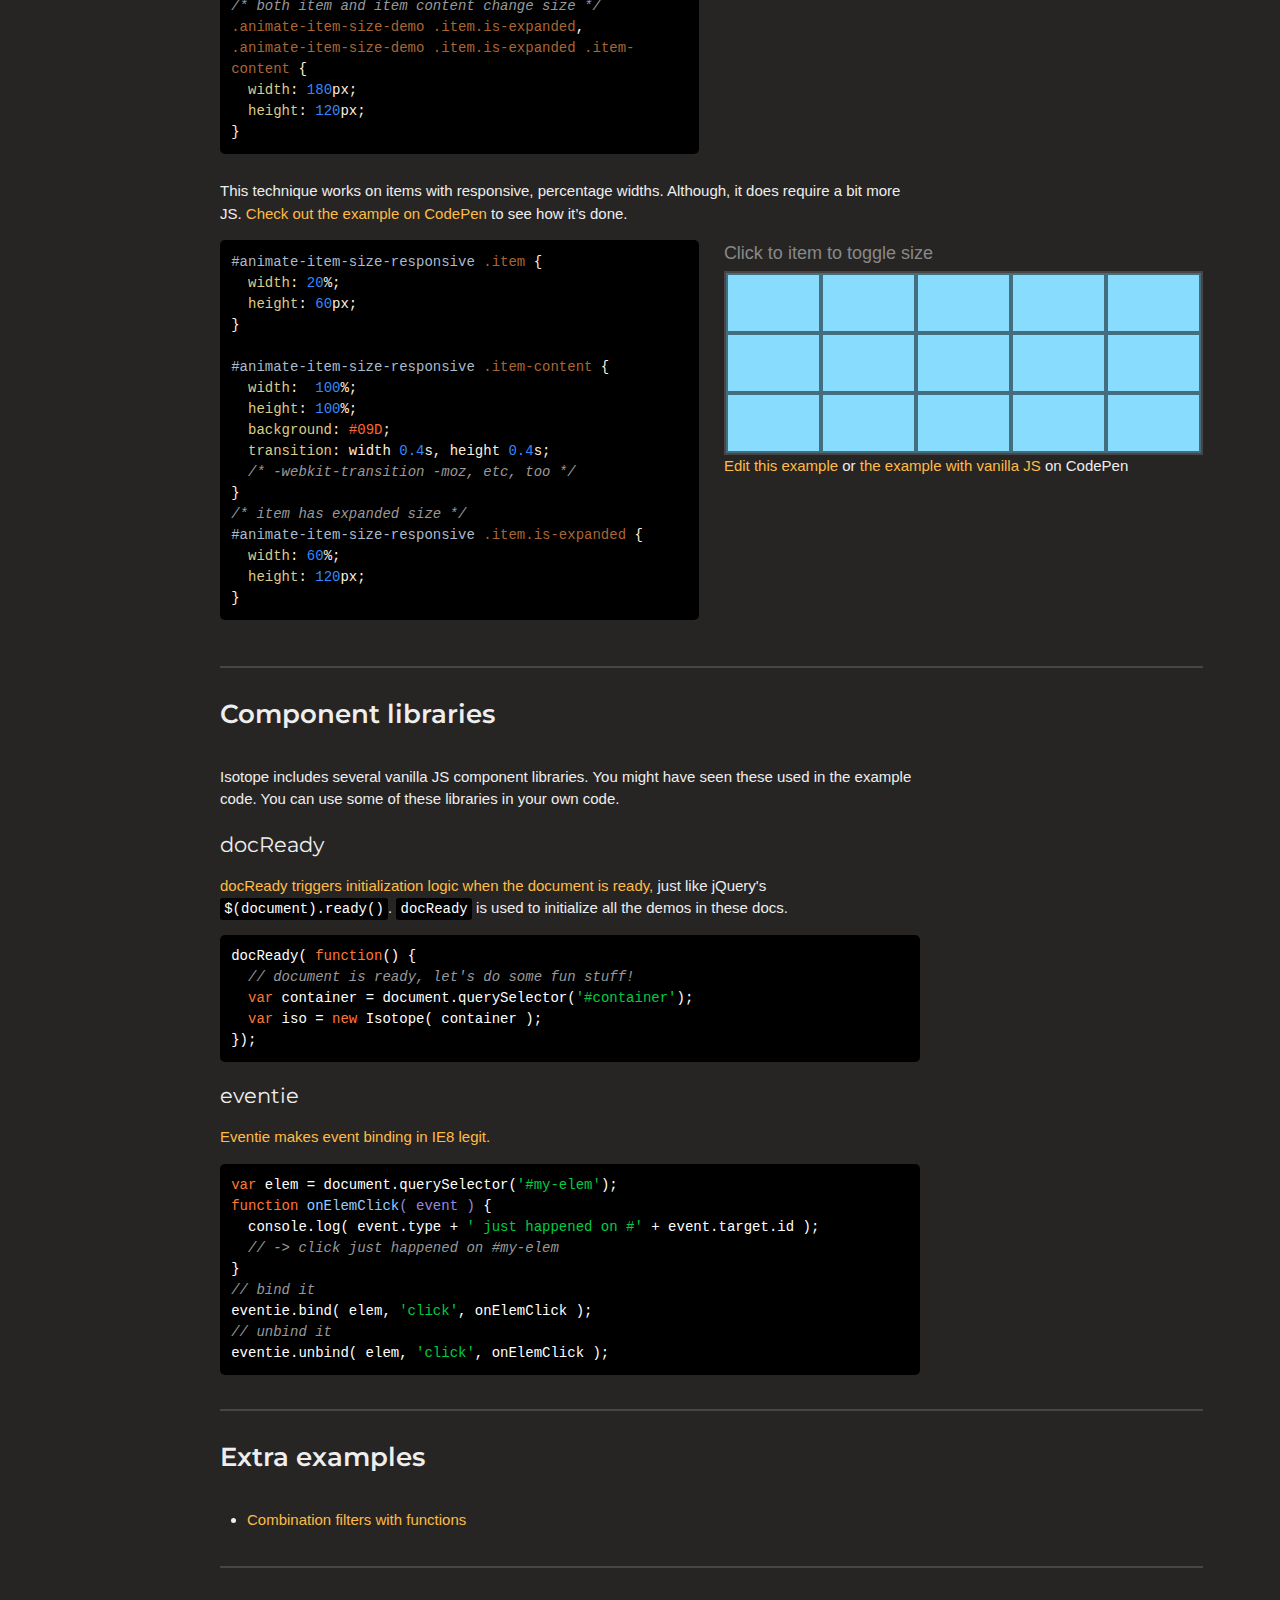
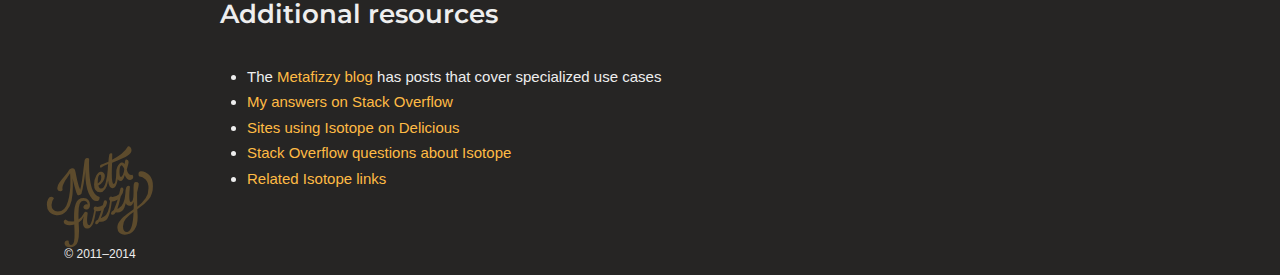
<file: isotope/appendix.html>
<!doctype html>
<!--[if lte IE 8]>     <html class="lt-ie9"> <![endif]-->
<!--[if gt IE 8]><!--> <html class=""> <!--<![endif]-->
<head>
  <meta charset="utf-8" />
  <meta http-equiv="X-UA-Compatible" content="IE=edge,chrome=1" />
  <meta name="viewport" content="width=device-width" />
  <meta name="description" content="filter &amp; sort magical layouts" />

  <title>Isotope &middot; Appendix</title>

  <link rel="stylesheet" href="http://fonts.googleapis.com/css?family=Montserrat:400,700" />

  
    <!-- DEV MODE - including each .css file -->
    
      <link rel="stylesheet" href="bower_components/normalize-css/normalize.css" />
    
      <link rel="stylesheet" href="css/base.css" />
    
      <link rel="stylesheet" href="css/code.css" />
    
      <link rel="stylesheet" href="css/demos.css" />
    
      <link rel="stylesheet" href="css/footer.css" />
    
      <link rel="stylesheet" href="css/hero.css" />
    
      <link rel="stylesheet" href="css/icons.css" />
    
      <link rel="stylesheet" href="css/index.css" />
    
      <link rel="stylesheet" href="css/layout.css" />
    
      <link rel="stylesheet" href="css/modules.css" />
    
      <link rel="stylesheet" href="css/site-nav.css" />
    
  

  
  <meta name="twitter:card" content="summary" />
  <meta name="twitter:site" content="@metafizzyco" />
  <meta name="twitter:url" content="http://isotope.metafizzy.co/appendix.html" />
  <meta name="twitter:title" content="Isotope Appendix" />
  <meta name="twitter:description" content="filter &amp; sort magical layouts" />

</head>
<body class="appendix-page" data-page="appendix">

  <div id="nav">
    <h1><a href=".">Isotope</a></h1>
    <ol id="site-nav">
      <li class="nav-filtering"><a href="filtering.html">Filtering</a></li>
      <li class="nav-sorting"><a href="sorting.html">Sorting</a></li>
      <li class="nav-layout-modes sub-nav">
        <a href="layout-modes.html">Layout modes</a>
        <ul>
          <li class="nav-masonry"><a href="layout-modes/masonry.html">masonry</a></li>
          <li class="nav-fitrows"><a href="layout-modes/fitrows.html">fitRows</a></li>
          <li class="nav-cellsbyrow"><a href="layout-modes/cellsbyrow.html">cellsByRow</a></li>
          <li class="nav-vertical"><a href="layout-modes/vertical.html">vertical</a></li>
          <li class="nav-masonryhorizontal"><a href="layout-modes/masonryhorizontal.html">masonryHorizontal</a></li>
          <li class="nav-fitcolumns"><a href="layout-modes/fitcolumns.html">fitColumns</a></li>
          <li class="nav-cellsbycolumn"><a href="layout-modes/cellsbycolumn.html">cellsByColumn</a></li>
          <li class="nav-horizontal"><a href="layout-modes/horizontal.html">horizontal</a></li>
        </ul>
      </li>
      <li class="nav-options"><a href="options.html">Options</a></li>
      <li class="nav-methods"><a href="methods.html">Methods</a></li>
      <li class="nav-events"><a href="events.html">Events</a></li>
      <li class="nav-license"><a href="license.html">License</a></li>
      <li class="nav-appendix"><a href="appendix.html">Appendix</a></li>
      <li class="nav-faq"><a href="faq.html">FAQ</a></li>
    </ol>

      
      
        <ul id="page-nav">
          
            <li><a href="#imagesloaded">imagesLoaded</a></li>
          
            <li><a href="#web-fonts">Web fonts</a></li>
          
            <li><a href="#support">Support</a></li>
          
            <li><a href="#submitting-issues">Submitting issues</a></li>
          
            <li><a href="#upgrading-from-v1">Upgrading from v1</a></li>
          
            <li><a href="#requirejs">RequireJS</a></li>
          
            <li><a href="#animating-item-size">Animating item size</a></li>
          
            <li><a href="#component-libraries">Component libraries</a></li>
          
            <li><a href="#extra-examples">Extra examples</a></li>
          
            <li><a href="#additional-resources">Additional resources</a></li>
          
        </ul>
      

  </div>

  
  

  <div id="content">

    <div class="primary-content">
      
        <h1>Appendix</h1>
        
    </div>

    
    
<div class="primary-content">

<h2 id="imagesloaded">imagesLoaded</h2>

<p>Unloaded images can throw off Isotope layouts and cause item elements to overlap. <a href="http://desandro.github.io/imagesloaded/">imagesLoaded</a> resolves this issue. imagesLoaded works by triggering a callback after all child images have been loaded.</p>

<pre><code class="js"><span class="comment">// initialize Isotope after all images have loaded</span>
<span class="keyword">var</span> $container = $(<span class="string">'#container'</span>).imagesLoaded( <span class="keyword">function</span>() {
  $container.isotope({
    <span class="comment">// options</span>
  });
});</code></pre>

<pre><code class="js"><span class="comment">// or with vanilla JS</span>
<span class="keyword">var</span> container = document.querySelector(<span class="string">'#container'</span>);
<span class="keyword">var</span> iso;
<span class="comment">// initialize Isotope after all images have loaded</span>
imagesLoaded( container, <span class="keyword">function</span>() {
  iso = <span class="keyword">new</span> Isotope( container {
    <span class="comment">// options</span>
  });
});</code></pre>


<p>Or initialize Isotope first, then trigger <a href="methods.html#layout"><code>layout</code></a> after images have loaded.</p>

<pre><code class="js"><span class="comment">// initialize Isotope</span>
<span class="keyword">var</span> $container = $(<span class="string">'#container'</span>).isotope({
  <span class="comment">// options</span>
});
<span class="comment">// layout Isotope again after all images have loaded</span>
$container.imagesLoaded( <span class="keyword">function</span>() {
  $container.isotope(<span class="string">'layout'</span>);
});</code></pre>

<pre><code class="js"><span class="comment">// or with vanilla JS</span>
<span class="comment">// initialize Isotope</span>
<span class="keyword">var</span> iso = <span class="keyword">new</span> Isotope( container, {
  <span class="comment">// options</span>
});
<span class="comment">// layout Isotope again after all images have loaded</span>
imagesLoaded( container, <span class="keyword">function</span>() {
  iso.layout();
});</code></pre>


</div><div class="primary-content">

<h2 id="web-fonts">Web fonts</h2>

<p>Like images, unloaded web fonts can throw off Isotope. To resolve this, trigger <a href="methods.html#layout"><code>layout</code></a> after fonts have been loaded. Both Typekit and Google WebFont Loader provide font events to control scripts based on how fonts are loaded.</p>

<ul>
  <li><a href="http://blog.typekit.com/2010/10/18/more-control-with-typekits-font-events/">Typekit font events</a></li>
  <li><a href="https://developers.google.com/webfonts/docs/webfont_loader#Events">Google WebFont Loader: Events</a></li>
</ul>

<h3 id="typekit">Typekit</h3>

<p>Try the script below when using Isotope on a page with Typekit. This will trigger Isotope when the document is ready and again when fonts have loaded. Be sure to remove Typekit’s default script, <code>try{Typekit.load();}catch(e){}</code>.</p>

<pre><code class="js"><span class="keyword">var</span> $container;

<span class="function"><span class="keyword">function</span> <span class="title">triggerIsotope</span><span class="params">()</span> {</span>
  <span class="comment">// don't proceed if $container has not been selected</span>
  <span class="keyword">if</span> ( !$container ) {
    <span class="keyword">return</span>;
  }
  <span class="comment">// init Isotope</span>
  $container.isotope({
    <span class="comment">// options</span>
  });
}
<span class="comment">// trigger Isotope on document ready</span>
$(<span class="keyword">function</span>(){
  $container = $(<span class="string">'#container'</span>);
  triggerIsotope();
});
<span class="comment">// trigger Isotope when fonts have loaded</span>
Typekit.load({
  active: triggerIsotope,
  inactive: triggerIsotope
});</code></pre>


<pre><code class="js"><span class="comment">// or with vanilla JS</span>
<span class="keyword">var</span> container, iso;

<span class="function"><span class="keyword">function</span> <span class="title">triggerIsotope</span><span class="params">()</span> {</span>
  <span class="comment">// don't proceed if doc isn't ready</span>
  <span class="keyword">if</span> ( !container ) {
    <span class="keyword">return</span>;
  }
  <span class="comment">// init Isotope</span>
  iso = <span class="keyword">new</span> Isotope( container, {
    <span class="comment">// options</span>
  });
}
<span class="comment">// initialize Isotope on document ready</span>
docReady( <span class="keyword">function</span>() {
  <span class="keyword">var</span> container = document.querySelector(<span class="string">'#container'</span>);
  triggerIsotope();
});
<span class="comment">// trigger Isotope when fonts have loaded</span>
Typekit.load({
  active: triggerIsotope,
  inactive: triggerIsotope
});</code></pre>


</div><div class="primary-content">

<h2 id="support">Support</h2>

<ul>
  <li>Having trouble setting up Isotope?</li>
  <li>Running into a time-consuming problem?</li>
</ul>

<p><a href="https://www.codersclan.net/?repo_id=1">CodersClan has a dedicated support forum for Isotope</a>, where you can get personal support from experienced developers.</p>

<p><a class="support-button button" href="https://www.codersclan.net/?repo_id=1">Get support</a></p>

</div><div class="primary-content">

<h2 id="submitting-issues">Submitting issues</h2>

<p>Submit bugs and issues to the <a href="https://github.com/desandro/isotope/issues/">GitHub issue tracker</a>.</p>

<h3>Reduced test case required</h3>

<p>All bug reports and problem issues require a <a href="http://css-tricks.com/reduced-test-cases/"><strong>reduced test case</strong></a>. Create one by forking any one of the <a href="http://codepen.io/desandro/tag/isotope-docs">CodePen examples</a> from these docs.</p>

<ul>
  <li>A reduced test case clearly demonstrates the bug or issue.</li>
  <li>It contains the bare minimum HTML, CSS, and JavaScript required to demonstrate the bug.</li>
  <li>A link to your production site is <strong>not</strong> a reduced test case.</li>
</ul>

<p>Providing a reduced test case is the best way to get your issue addressed. Without a reduced test case, your issue may be closed.</p>

</div><div class="primary-content">

<h2 id="upgrading-from-v1">Upgrading from v1</h2>

<h3>New features</h3>

<ul>
  <li>Custom CSS no longer required.</li>
  <li>jQuery no longer required. Isotope works with vanilla JavaScript.</li>
  <li><a href="events.html#layoutcomplete"><code>layoutComplete</code> event</a>.</li>
  <li><a href="sorting.html#getsortdata"><code>getSortData</code> shortcut strings</a>.</li>
  <li>Way better support for responsive web design with <a href="options.html#element-sizing">element sizing options</a>.</li>
</ul>

<h3>Changes</h3>

<ul>
  <li><a href="https://github.com/louisremi/jquery-smartresize">smartresize jQuery plugin</a> removed.</li>
  <li><a href="http://desandro.github.io/imagesloaded/">imagesLoaded</a> no longer included, but is still recommended.</li>
  <li><code>animationOptions</code> removed. jQuery animation removed. This means no animation for IE8 and IE9.</li>
  <li><code>isResizable</code> option renamed to <a href="options.html#isresizebound"><code>isResizeBound</code></a></li>
  <li><code>reLayout</code> method renamed to <a href="methods.html#layout"><code>layout</code></a></li>
  <li><code>layout</code> method renamed to <a href="methods.html#layoutitems"><code>layoutItems</code></a></li>
  <li><code>transformsEnabled</code> option removed. Transforms are still used, but only for transitions.</li>
  <li><code>itemPositionDataEnabled</code> option removed. Item position is now accessible as it is set with <code>left</code> and <code>top</code>.</li>
  <li><code>onLayout</code> option removed. Use the <a href="events.html#layoutcomplete"><code>layoutComplete</code> event</a>.</li>
</ul>

<h3>Upgrades to <a href="layout-modes/masonry.html">masonry layout mode</a></h3>

<ul>
  <li>Corner stamp is now integrated as <a href="options.html#stamp"><code>stamp</code> option</a> and <a href="methods.html#stamp"><code>stamp</code> method</a></li>
  <li>Centering integrated as the <a href="layout-modes/masonry.html#isfitwidth"><code>isFitWidth</code> option</a>.</li>
  <li><code>gutterWidth</code> option renamed to <a href="layout-modes/masonry.html#gutter"><code>gutter</code></a></li>
</ul>

</div><div class="primary-content">

<h2 id="requirejs">RequireJS</h2>

<p>Isotope supports <a href="http://requirejs.org">RequireJS</a>.</p>

<p>You can require <a href="isotope.pkgd.js">isotope.pkgd.js</a>.</p>

<pre><code class="js">requirejs( [
  <span class="string">'path/to/isotope.pkgd.js'</span>,
], <span class="keyword">function</span>( Isotope ) {
  <span class="keyword">var</span> iso = <span class="keyword">new</span> Isotope( <span class="string">'#container'</span>, {...});
});</code></pre>


<p id="requirejs-layout-modes">Any <a href="layout-modes.html#included-modes">layout mode that&rsquo;s not included</a>, will need to be required separately</p>

<pre><code class="js">requirejs( [
  <span class="string">'path/to/isotope.pkgd.js'</span>,
  <span class="string">'path/to/masonry-horizontal.js'</span>
], <span class="keyword">function</span>( Isotope ) {
  <span class="keyword">var</span> iso = <span class="keyword">new</span> Isotope( <span class="string">'#container'</span>, {
    layoutMode: <span class="string">'masonryHorizontal'</span>
  });
});</code></pre>


<p id="requirejs-pkgd-jquery">To use Isotope as a jQuery plugin with RequireJS and isotope.pkgd.js, you need to run jQuery bridget.</p>


<pre><code class="js"><span class="comment">// require the require function</span>
requirejs( [ <span class="string">'require'</span>, <span class="string">'jquery'</span>, <span class="string">'path/to/isotope.pkgd.js'</span> ],
  <span class="keyword">function</span>( require, $, Isotope ) {
    <span class="comment">// require jquery-bridget, it's included in isotope.pkgd.js</span>
    require( [ <span class="string">'jquery-bridget/jquery.bridget'</span> ],
    <span class="keyword">function</span>() {
      <span class="comment">// make Isotope a jQuery plugin</span>
      $.bridget( <span class="string">'isotope'</span>, Isotope );
      <span class="comment">// now you can use $().isotope()</span>
      $(<span class="string">'#container'</span>).isotope({...});
    }
  );
});</code></pre>


<p id="requirejs-bower">Or, you can manage dependencies with <a href="http://bower.io">Bower</a>. Set <a href="http://requirejs.org/docs/api.html#config-baseUrl">baseUrl</a> to <code>bower_components</code> and set a path config for all your application code.</p>

<pre><code class="js">requirejs.config({
  baseUrl: <span class="string">'bower_components/'</span>,
  paths: {
    app: <span class="string">'../'</span>
  }
});

requirejs( [
  <span class="string">'isotope/js/isotope'</span>,
  <span class="string">'app/my-component.js'</span>
], <span class="keyword">function</span>( Isotope, myComp ) {
  <span class="keyword">var</span> iso = <span class="keyword">new</span> Isotope( <span class="string">'#container'</span>, {...});
});</code></pre>


<p id="requirejs-bower-jquery">You can require Bower dependencies and use Isotope as a jQuery plugin with jQuery Bridget.</p>

<pre><code class="js">requirejs.config({
  baseUrl: <span class="string">'../bower_components'</span>,
  paths: {
    jquery: <span class="string">'jquery/jquery'</span>
  }
});

requirejs( [
    <span class="string">'jquery'</span>,
    <span class="string">'isotope/js/isotope'</span>,
    <span class="string">'jquery-bridget/jquery.bridget'</span>
  ],
  <span class="keyword">function</span>( $, Isotope ) {
    <span class="comment">// make Isotope a jQuery plugin</span>
    $.bridget( <span class="string">'isotope'</span>, Isotope );
    <span class="comment">// now you can use $().isotope()</span>
    $(<span class="string">'#container'</span>).isotope({...});
});</code></pre>


</div><div class="primary-content">

  <h2 id="animating-item-size">Animating item size</h2>

  <p>You cannot transition or animate the size of an item element <em>and</em> properly lay out. But there is a trick &mdash; you can animate a child element of the item element.</p>

  <div class="row example">
    <div class="cell example-code">
<pre><code class="html"><span class="tag">&lt;<span class="title">div</span> <span class="attribute">class</span>=<span class="value">"isotope"</span>&gt;</span>
  <span class="comment">&lt;!-- items have item-content children element --&gt;</span>
  <span class="tag">&lt;<span class="title">div</span> <span class="attribute">class</span>=<span class="value">"item"</span>&gt;</span>
    <span class="tag">&lt;<span class="title">div</span> <span class="attribute">class</span>=<span class="value">"item-content"</span>&gt;</span><span class="tag">&lt;/<span class="title">div</span>&gt;</span>
  <span class="tag">&lt;/<span class="title">div</span>&gt;</span>
  ...</code></pre>

<pre><code class="css"><span class="comment">/* item is invisible, but used for layout
item-content is visible, and transitions size */</span>
<span class="class">.animate-item-size-demo</span> <span class="class">.item</span>,
<span class="class">.animate-item-size-demo</span> <span class="class">.item-content</span> <span class="rules">{
  <span class="rule"><span class="attribute">width</span>:<span class="value"> <span class="number">60</span>px;</span></span>
  <span class="rule"><span class="attribute">height</span>:<span class="value"> <span class="number">60</span>px;</span></span>
<span class="rule">}</span></span>
<span class="class">.animate-item-size-demo</span> <span class="class">.item-content</span> <span class="rules">{
  <span class="rule"><span class="attribute">background</span>:<span class="value"> <span class="hexcolor">#09D</span>;</span></span>
  <span class="rule"><span class="attribute">transition</span>:<span class="value"> width <span class="number">0.4</span>s, height <span class="number">0.4</span>s;</span></span>
  <span class="comment">/* -webkit-transition -moz, etc, too */</span>
<span class="rule">}</span></span>
<span class="comment">/* both item and item content change size */</span>
<span class="class">.animate-item-size-demo</span> <span class="class">.item</span><span class="class">.is-expanded</span>,
<span class="class">.animate-item-size-demo</span> <span class="class">.item</span><span class="class">.is-expanded</span> <span class="class">.item-content</span> <span class="rules">{
  <span class="rule"><span class="attribute">width</span>:<span class="value"> <span class="number">180</span>px;</span></span>
  <span class="rule"><span class="attribute">height</span>:<span class="value"> <span class="number">120</span>px;</span></span>
<span class="rule">}</span></span></code></pre>

    </div>
    <div id="animate-item-size" class="cell demo">
      <p class="instruction">Click to item to toggle size</p>
      <div class="isotope clickable animate-item-size-demo">
          <div class="item">
    <div class="item-content"></div>
  </div>
  <div class="item">
    <div class="item-content"></div>
  </div>
  <div class="item">
    <div class="item-content"></div>
  </div>
  <div class="item">
    <div class="item-content"></div>
  </div>
  <div class="item">
    <div class="item-content"></div>
  </div>
  <div class="item">
    <div class="item-content"></div>
  </div>
  <div class="item">
    <div class="item-content"></div>
  </div>
  <div class="item">
    <div class="item-content"></div>
  </div>
  <div class="item">
    <div class="item-content"></div>
  </div>
  <div class="item">
    <div class="item-content"></div>
  </div>
  <div class="item">
    <div class="item-content"></div>
  </div>
  <div class="item">
    <div class="item-content"></div>
  </div>
  <div class="item">
    <div class="item-content"></div>
  </div>
  <div class="item">
    <div class="item-content"></div>
  </div>
  <div class="item">
    <div class="item-content"></div>
  </div>

      </div>
      <p class="edit"><a href="http://codepen.io/desandro/pen/jnhAi">Edit this example</a> or <a href="http://codepen.io/desandro/pen/fztmB">example with vanilla JS</a> on CodePen</p>
    </div>
  </div>

  <p>This technique works on items with responsive, percentage widths. Although, it does require a bit more JS. <a href="http://codepen.io/desandro/pen/jGJKL">Check out the example on CodePen</a> to see how it&rsquo;s done.</p>

  <div class="row example">
    <div class="cell example-code">
<pre><code class="css"><span class="id">#animate-item-size-responsive</span> <span class="class">.item</span> <span class="rules">{
  <span class="rule"><span class="attribute">width</span>:<span class="value"> <span class="number">20</span>%;</span></span>
  <span class="rule"><span class="attribute">height</span>:<span class="value"> <span class="number">60</span>px;</span></span>
<span class="rule">}</span></span>

<span class="id">#animate-item-size-responsive</span> <span class="class">.item-content</span> <span class="rules">{
  <span class="rule"><span class="attribute">width</span>:<span class="value">  <span class="number">100</span>%;</span></span>
  <span class="rule"><span class="attribute">height</span>:<span class="value"> <span class="number">100</span>%;</span></span>
  <span class="rule"><span class="attribute">background</span>:<span class="value"> <span class="hexcolor">#09D</span>;</span></span>
  <span class="rule"><span class="attribute">transition</span>:<span class="value"> width <span class="number">0.4</span>s, height <span class="number">0.4</span>s;</span></span>
  <span class="comment">/* -webkit-transition -moz, etc, too */</span>
<span class="rule">}</span></span>
<span class="comment">/* item has expanded size */</span>
<span class="id">#animate-item-size-responsive</span> <span class="class">.item</span><span class="class">.is-expanded</span> <span class="rules">{
  <span class="rule"><span class="attribute">width</span>:<span class="value"> <span class="number">60</span>%;</span></span>
  <span class="rule"><span class="attribute">height</span>:<span class="value"> <span class="number">120</span>px;</span></span>
<span class="rule">}</span></span></code></pre>

    </div>
    <div id="animate-item-size-responsive" class="cell demo">
      <p class="instruction">Click to item to toggle size</p>
      <div class="isotope clickable animate-item-size-demo">
        <div class="grid-sizer"></div>
          <div class="item">
    <div class="item-content"></div>
  </div>
  <div class="item">
    <div class="item-content"></div>
  </div>
  <div class="item">
    <div class="item-content"></div>
  </div>
  <div class="item">
    <div class="item-content"></div>
  </div>
  <div class="item">
    <div class="item-content"></div>
  </div>
  <div class="item">
    <div class="item-content"></div>
  </div>
  <div class="item">
    <div class="item-content"></div>
  </div>
  <div class="item">
    <div class="item-content"></div>
  </div>
  <div class="item">
    <div class="item-content"></div>
  </div>
  <div class="item">
    <div class="item-content"></div>
  </div>
  <div class="item">
    <div class="item-content"></div>
  </div>
  <div class="item">
    <div class="item-content"></div>
  </div>
  <div class="item">
    <div class="item-content"></div>
  </div>
  <div class="item">
    <div class="item-content"></div>
  </div>
  <div class="item">
    <div class="item-content"></div>
  </div>

      </div>
      <p class="edit"><a href="http://codepen.io/desandro/pen/utGrv">Edit this example</a> or <a href="http://codepen.io/desandro/pen/jeLKl"> the example with vanilla JS</a> on CodePen</p>
    </div>

  </div>


</div><div class="primary-content">

<h2 id="component-libraries">Component libraries</h2>

<p>Isotope includes several vanilla JS component libraries. You might have seen these used in the example code. You can use some of these libraries in your own code.</p>

<h3 id="docready">docReady</h3>

<p><a href="https://github.com/desandro/doc-ready">docReady triggers initialization logic when the document is ready,</a> just like jQuery's <code>$(document).ready()</code>. <code>docReady</code> is used to initialize all the demos in these docs.</p>

<pre><code class="js">docReady( <span class="keyword">function</span>() {
  <span class="comment">// document is ready, let's do some fun stuff!</span>
  <span class="keyword">var</span> container = document.querySelector(<span class="string">'#container'</span>);
  <span class="keyword">var</span> iso = <span class="keyword">new</span> Isotope( container );
});</code></pre>


<h3 id="eventie">eventie</h3>

<p><a href="https://github.com/desandro/eventie">Eventie makes event binding in IE8 legit.</a></p>

<pre><code class="js"><span class="keyword">var</span> elem = document.querySelector(<span class="string">'#my-elem'</span>);
<span class="function"><span class="keyword">function</span> <span class="title">onElemClick</span><span class="params">( event )</span> {</span>
  console.log( event.type + <span class="string">' just happened on #'</span> + event.target.id );
  <span class="comment">// -&gt; click just happened on #my-elem</span>
}
<span class="comment">// bind it</span>
eventie.bind( elem, <span class="string">'click'</span>, onElemClick );
<span class="comment">// unbind it</span>
eventie.unbind( elem, <span class="string">'click'</span>, onElemClick );</code></pre>


</div><div class="primary-content">

<h2 id="extra-examples">Extra examples</h2>

<ul>
  <li><a href="http://codepen.io/desandro/pen/owAyG/">Combination filters with functions</a></li>
</ul>

</div><div class="primary-content">

<h2 id="additional-resources">Additional resources</h2>

<ul>
  <li>The <a href="http://metafizzy.co/blog/">Metafizzy blog</a> has posts that cover specialized use cases</li>
  <li><a href="http://stackoverflow.com/users/182183/desandro?tab=answers">My answers on Stack Overflow</a></li>
  <li><a href="https://delicious.com/desandro/using%3Aisotope">Sites using Isotope on Delicious</a></li>
  <li><a href="http://stackoverflow.com/search?q=isotope">Stack Overflow questions about Isotope</a></li>
  <li><a href="https://delicious.com/desandro/re:isotope">Related Isotope links</a></li>
</ul>

</div>


  </div>

  <div id="footer">
    <div class="footer-content">
      
      <a class="metafizzy-logo" href="http://metafizzy.co">M<span class="etafizzy">etafizzy</span></a>
      <span class="copyright">&copy; 2011&ndash;2014</span>
    </div>
  </div>

<!-- Isotope does NOT require jQuery. But it does make things easier -->
<script src="http://ajax.googleapis.com/ajax/libs/jquery/1.10.2/jquery.min.js"></script>
<script>window.jQuery || document.write('<script src="bower_components/jquery/jquery.min.js"><\/script>')</script>


  <!-- DEV MODE - including each .js file -->
  
    <script src="bower_components/classie/classie.js"></script>
  
    <script src="bower_components/eventie/eventie.js"></script>
  
    <script src="bower_components/doc-ready/doc-ready.js"></script>
  
    <script src="bower_components/get-style-property/get-style-property.js"></script>
  
    <script src="bower_components/get-size/get-size.js"></script>
  
    <script src="bower_components/eventEmitter/EventEmitter.js"></script>
  
    <script src="bower_components/imagesloaded/imagesloaded.js"></script>
  
    <script src="bower_components/jquery-bridget/jquery.bridget.js"></script>
  
    <script src="bower_components/matches-selector/matches-selector.js"></script>
  
    <script src="bower_components/outlayer/item.js"></script>
  
    <script src="bower_components/outlayer/outlayer.js"></script>
  
    <script src="bower_components/masonry/masonry.js"></script>
  
    <script src="bower_components/isotope/js/item.js"></script>
  
    <script src="bower_components/isotope/js/layout-mode.js"></script>
  
    <script src="bower_components/isotope/js/isotope.js"></script>
  
    <script src="bower_components/isotope/js/layout-modes/vertical.js"></script>
  
    <script src="bower_components/isotope/js/layout-modes/fit-rows.js"></script>
  
    <script src="bower_components/isotope/js/layout-modes/masonry.js"></script>
  
    <script src="bower_components/isotope-cells-by-column/cells-by-column.js"></script>
  
    <script src="bower_components/isotope-cells-by-row/cells-by-row.js"></script>
  
    <script src="bower_components/isotope-fit-columns/fit-columns.js"></script>
  
    <script src="bower_components/isotope-horizontal/horizontal.js"></script>
  
    <script src="bower_components/isotope-masonry-horizontal/masonry-horizontal.js"></script>
  
    <script src="js/vendor/highlight.pack.js"></script>
  
    <script src="js/controller.js"></script>
  
    <script src="js/pages/appendix.js"></script>
  
    <script src="js/pages/events.js"></script>
  
    <script src="js/pages/filtering.js"></script>
  
    <script src="js/pages/index.js"></script>
  
    <script src="js/pages/layout-modes.js"></script>
  
    <script src="js/pages/methods.js"></script>
  
    <script src="js/pages/sorting.js"></script>
  
    <script src="js/pages/vertical.js"></script>
  




</body>
</html>
</file>
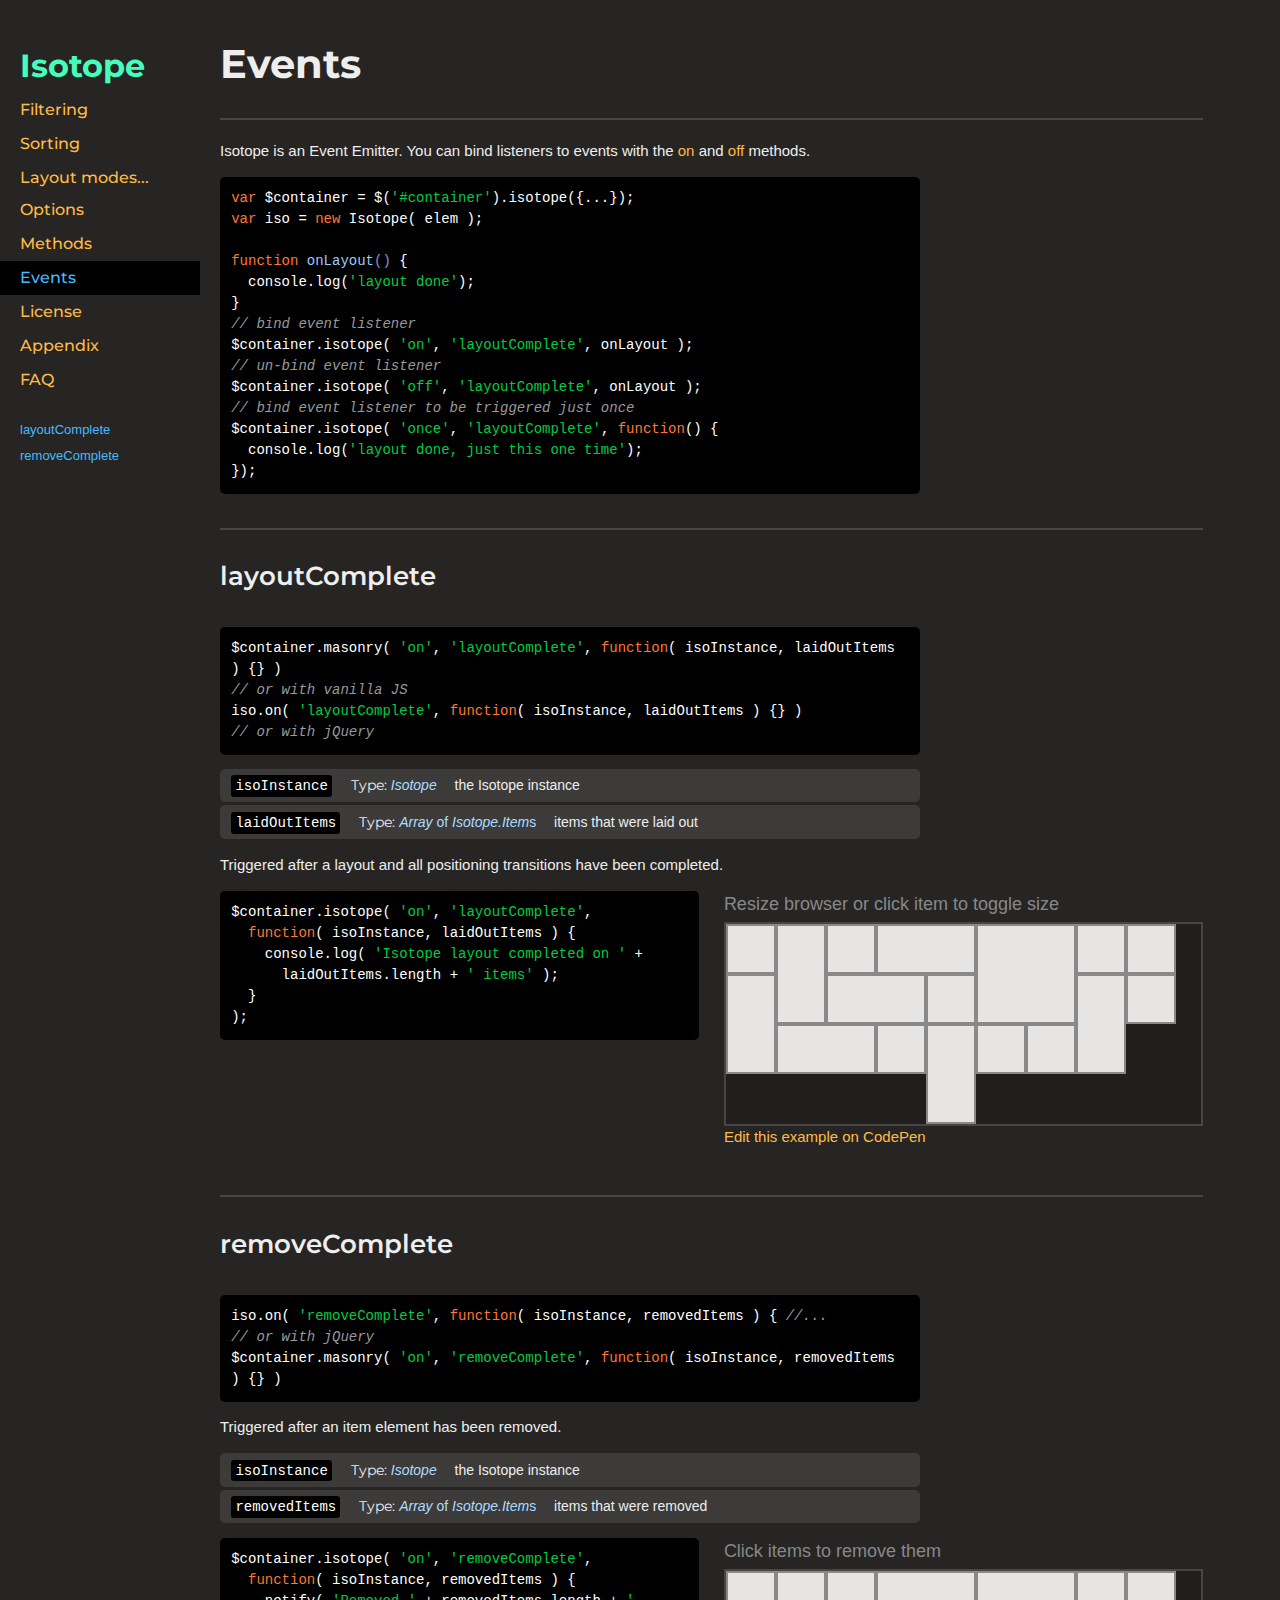
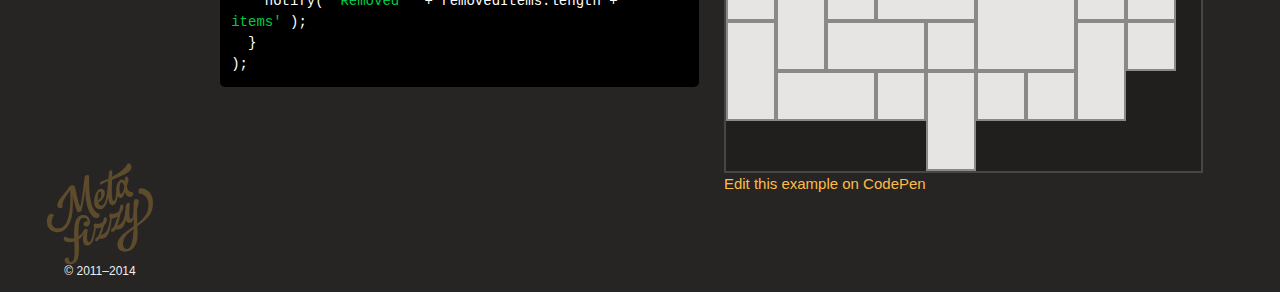
<file: isotope/events.html>
<!doctype html>
<!--[if lte IE 8]>     <html class="lt-ie9"> <![endif]-->
<!--[if gt IE 8]><!--> <html class=""> <!--<![endif]-->
<head>
  <meta charset="utf-8" />
  <meta http-equiv="X-UA-Compatible" content="IE=edge,chrome=1" />
  <meta name="viewport" content="width=device-width" />
  <meta name="description" content="filter &amp; sort magical layouts" />

  <title>Isotope &middot; Events</title>

  <link rel="stylesheet" href="http://fonts.googleapis.com/css?family=Montserrat:400,700" />

  
    <!-- DEV MODE - including each .css file -->
    
      <link rel="stylesheet" href="bower_components/normalize-css/normalize.css" />
    
      <link rel="stylesheet" href="css/base.css" />
    
      <link rel="stylesheet" href="css/code.css" />
    
      <link rel="stylesheet" href="css/demos.css" />
    
      <link rel="stylesheet" href="css/footer.css" />
    
      <link rel="stylesheet" href="css/hero.css" />
    
      <link rel="stylesheet" href="css/icons.css" />
    
      <link rel="stylesheet" href="css/index.css" />
    
      <link rel="stylesheet" href="css/layout.css" />
    
      <link rel="stylesheet" href="css/modules.css" />
    
      <link rel="stylesheet" href="css/site-nav.css" />
    
  

  
  <meta name="twitter:card" content="summary" />
  <meta name="twitter:site" content="@metafizzyco" />
  <meta name="twitter:url" content="http://isotope.metafizzy.co/events.html" />
  <meta name="twitter:title" content="Isotope Events" />
  <meta name="twitter:description" content="filter &amp; sort magical layouts" />

</head>
<body class="events-page" data-page="events">

  <div id="nav">
    <h1><a href=".">Isotope</a></h1>
    <ol id="site-nav">
      <li class="nav-filtering"><a href="filtering.html">Filtering</a></li>
      <li class="nav-sorting"><a href="sorting.html">Sorting</a></li>
      <li class="nav-layout-modes sub-nav">
        <a href="layout-modes.html">Layout modes</a>
        <ul>
          <li class="nav-masonry"><a href="layout-modes/masonry.html">masonry</a></li>
          <li class="nav-fitrows"><a href="layout-modes/fitrows.html">fitRows</a></li>
          <li class="nav-cellsbyrow"><a href="layout-modes/cellsbyrow.html">cellsByRow</a></li>
          <li class="nav-vertical"><a href="layout-modes/vertical.html">vertical</a></li>
          <li class="nav-masonryhorizontal"><a href="layout-modes/masonryhorizontal.html">masonryHorizontal</a></li>
          <li class="nav-fitcolumns"><a href="layout-modes/fitcolumns.html">fitColumns</a></li>
          <li class="nav-cellsbycolumn"><a href="layout-modes/cellsbycolumn.html">cellsByColumn</a></li>
          <li class="nav-horizontal"><a href="layout-modes/horizontal.html">horizontal</a></li>
        </ul>
      </li>
      <li class="nav-options"><a href="options.html">Options</a></li>
      <li class="nav-methods"><a href="methods.html">Methods</a></li>
      <li class="nav-events"><a href="events.html">Events</a></li>
      <li class="nav-license"><a href="license.html">License</a></li>
      <li class="nav-appendix"><a href="appendix.html">Appendix</a></li>
      <li class="nav-faq"><a href="faq.html">FAQ</a></li>
    </ol>

      
      
        <ul id="page-nav">
          
            <li><a href="#layoutcomplete">layoutComplete</a></li>
          
            <li><a href="#removecomplete">removeComplete</a></li>
          
        </ul>
      

  </div>

  
  

  <div id="content">

    <div class="primary-content">
      
        <h1>Events</h1>
        
    </div>

    
    
<div id="notification"></div>

<div class="primary-content">

<p>Isotope is an Event Emitter. You can bind listeners to events with the <a href="methods.html#on">on</a> and <a href="methods.html#off">off</a> methods.</p>

<pre><code class="js"><span class="keyword">var</span> $container = $(<span class="string">'#container'</span>).isotope({...});
<span class="keyword">var</span> iso = <span class="keyword">new</span> Isotope( elem );

<span class="function"><span class="keyword">function</span> <span class="title">onLayout</span><span class="params">()</span> {</span>
  console.log(<span class="string">'layout done'</span>);
}
<span class="comment">// bind event listener</span>
$container.isotope( <span class="string">'on'</span>, <span class="string">'layoutComplete'</span>, onLayout );
<span class="comment">// un-bind event listener</span>
$container.isotope( <span class="string">'off'</span>, <span class="string">'layoutComplete'</span>, onLayout );
<span class="comment">// bind event listener to be triggered just once</span>
$container.isotope( <span class="string">'once'</span>, <span class="string">'layoutComplete'</span>, <span class="keyword">function</span>() {
  console.log(<span class="string">'layout done, just this one time'</span>);
});</code></pre>


</div><div class="primary-content">

<h2 id="layoutcomplete">layoutComplete</h2>

<pre><code class="js">$container.masonry( <span class="string">'on'</span>, <span class="string">'layoutComplete'</span>, <span class="keyword">function</span>( isoInstance, laidOutItems ) {} )
<span class="comment">// or with vanilla JS</span>
iso.on( <span class="string">'layoutComplete'</span>, <span class="keyword">function</span>( isoInstance, laidOutItems ) {} )
<span class="comment">// or with jQuery</span></code></pre>


<ul class="params">
  <li class="param">
    <h5 class="param-name param-bit"><code>isoInstance</code></h5>
    <p class="type param-bit">
      <b>Type:</b> <span class="value"><i>Isotope</i></span>
    </p>
    <p class="description param-bit">the Isotope instance</p>
  </li>
  <li class="param">
    <h5 class="param-name param-bit"><code>laidOutItems</code></h5>
    <p class="type param-bit">
      <b>Type:</b> <span class="value"><i>Array</i> of <i>Isotope.Item</i>s</span>
    </p>
    <p class="description param-bit">items that were laid out</p>
  </li>
</ul>

<p>Triggered after a layout and all positioning transitions have been completed.</p>

<div class="row example">
  <div class="cell example-code">
<pre><code class="js">$container.isotope( <span class="string">'on'</span>, <span class="string">'layoutComplete'</span>,
  <span class="keyword">function</span>( isoInstance, laidOutItems ) {
    console.log( <span class="string">'Isotope layout completed on '</span> +
      laidOutItems.length + <span class="string">' items'</span> );
  }
);</code></pre>

  </div>
  <div id="layout-complete-demo" class="cell demo">
    <p class="instruction">Resize browser or click item to toggle size</p>
    <div class="isotope clickable">
      <div class="mini-item"></div>
<div class="mini-item h2"></div>
<div class="mini-item"></div>
<div class="mini-item w2"></div>
<div class="mini-item w2 h2"></div>
<div class="mini-item"></div>
<div class="mini-item"></div>
<div class="mini-item h2"></div>
<div class="mini-item w2"></div>
<div class="mini-item"></div>
<div class="mini-item h2"></div>
<div class="mini-item"></div>
<div class="mini-item w2"></div>
<div class="mini-item"></div>
<div class="mini-item h2"></div>
<div class="mini-item"></div>
<div class="mini-item"></div>

    </div>
    <p class="edit"><a href="http://codepen.io/desandro/pen/scajv">Edit this example on CodePen</a></p>
  </div>
</div>

</div><div class="primary-content">

<h2 id="removecomplete">removeComplete</h2>

<pre><code class="js">iso.on( <span class="string">'removeComplete'</span>, <span class="keyword">function</span>( isoInstance, removedItems ) { <span class="comment">//...</span>
<span class="comment">// or with jQuery</span>
$container.masonry( <span class="string">'on'</span>, <span class="string">'removeComplete'</span>, <span class="keyword">function</span>( isoInstance, removedItems ) {} )</code></pre>


<p>Triggered after an item element has been removed.</p>

<ul class="params">
  <li class="param">
    <h5 class="param-name param-bit"><code>isoInstance</code></h5>
    <p class="type param-bit">
      <b>Type:</b> <span class="value"><i>Isotope</i></span>
    </p>
    <p class="description param-bit">the Isotope instance</p>
  </li>
  <li class="param">
    <h5 class="param-name param-bit"><code>removedItems</code></h5>
    <p class="type param-bit">
      <b>Type:</b> <span class="value"><i>Array</i> of <i>Isotope.Item</i>s</span>
    </p>
    <p class="description param-bit">items that were removed</p>
  </li>
</ul>

<div class="row example">
  <div class="cell example-code">
<pre><code class="js">$container.isotope( <span class="string">'on'</span>, <span class="string">'removeComplete'</span>,
  <span class="keyword">function</span>( isoInstance, removedItems ) {
    notify( <span class="string">'Removed '</span> + removedItems.length + <span class="string">' items'</span> );
  }
);</code></pre>

  </div>
  <div id="remove-complete-demo" class="cell demo">
    <p class="instruction">Click items to remove them</p>
    <div class="isotope clickable">
      <div class="mini-item"></div>
<div class="mini-item h2"></div>
<div class="mini-item"></div>
<div class="mini-item w2"></div>
<div class="mini-item w2 h2"></div>
<div class="mini-item"></div>
<div class="mini-item"></div>
<div class="mini-item h2"></div>
<div class="mini-item w2"></div>
<div class="mini-item"></div>
<div class="mini-item h2"></div>
<div class="mini-item"></div>
<div class="mini-item w2"></div>
<div class="mini-item"></div>
<div class="mini-item h2"></div>
<div class="mini-item"></div>
<div class="mini-item"></div>

    </div>
    <p class="edit"><a href="http://codepen.io/desandro/pen/wErky">Edit this example on CodePen</a></p>
  </div>
</div>

</div>


  </div>

  <div id="footer">
    <div class="footer-content">
      
      <a class="metafizzy-logo" href="http://metafizzy.co">M<span class="etafizzy">etafizzy</span></a>
      <span class="copyright">&copy; 2011&ndash;2014</span>
    </div>
  </div>

<!-- Isotope does NOT require jQuery. But it does make things easier -->
<script src="http://ajax.googleapis.com/ajax/libs/jquery/1.10.2/jquery.min.js"></script>
<script>window.jQuery || document.write('<script src="bower_components/jquery/jquery.min.js"><\/script>')</script>


  <!-- DEV MODE - including each .js file -->
  
    <script src="bower_components/classie/classie.js"></script>
  
    <script src="bower_components/eventie/eventie.js"></script>
  
    <script src="bower_components/doc-ready/doc-ready.js"></script>
  
    <script src="bower_components/get-style-property/get-style-property.js"></script>
  
    <script src="bower_components/get-size/get-size.js"></script>
  
    <script src="bower_components/eventEmitter/EventEmitter.js"></script>
  
    <script src="bower_components/imagesloaded/imagesloaded.js"></script>
  
    <script src="bower_components/jquery-bridget/jquery.bridget.js"></script>
  
    <script src="bower_components/matches-selector/matches-selector.js"></script>
  
    <script src="bower_components/outlayer/item.js"></script>
  
    <script src="bower_components/outlayer/outlayer.js"></script>
  
    <script src="bower_components/masonry/masonry.js"></script>
  
    <script src="bower_components/isotope/js/item.js"></script>
  
    <script src="bower_components/isotope/js/layout-mode.js"></script>
  
    <script src="bower_components/isotope/js/isotope.js"></script>
  
    <script src="bower_components/isotope/js/layout-modes/vertical.js"></script>
  
    <script src="bower_components/isotope/js/layout-modes/fit-rows.js"></script>
  
    <script src="bower_components/isotope/js/layout-modes/masonry.js"></script>
  
    <script src="bower_components/isotope-cells-by-column/cells-by-column.js"></script>
  
    <script src="bower_components/isotope-cells-by-row/cells-by-row.js"></script>
  
    <script src="bower_components/isotope-fit-columns/fit-columns.js"></script>
  
    <script src="bower_components/isotope-horizontal/horizontal.js"></script>
  
    <script src="bower_components/isotope-masonry-horizontal/masonry-horizontal.js"></script>
  
    <script src="js/vendor/highlight.pack.js"></script>
  
    <script src="js/controller.js"></script>
  
    <script src="js/pages/appendix.js"></script>
  
    <script src="js/pages/events.js"></script>
  
    <script src="js/pages/filtering.js"></script>
  
    <script src="js/pages/index.js"></script>
  
    <script src="js/pages/layout-modes.js"></script>
  
    <script src="js/pages/methods.js"></script>
  
    <script src="js/pages/sorting.js"></script>
  
    <script src="js/pages/vertical.js"></script>
  




</body>
</html>
</file>
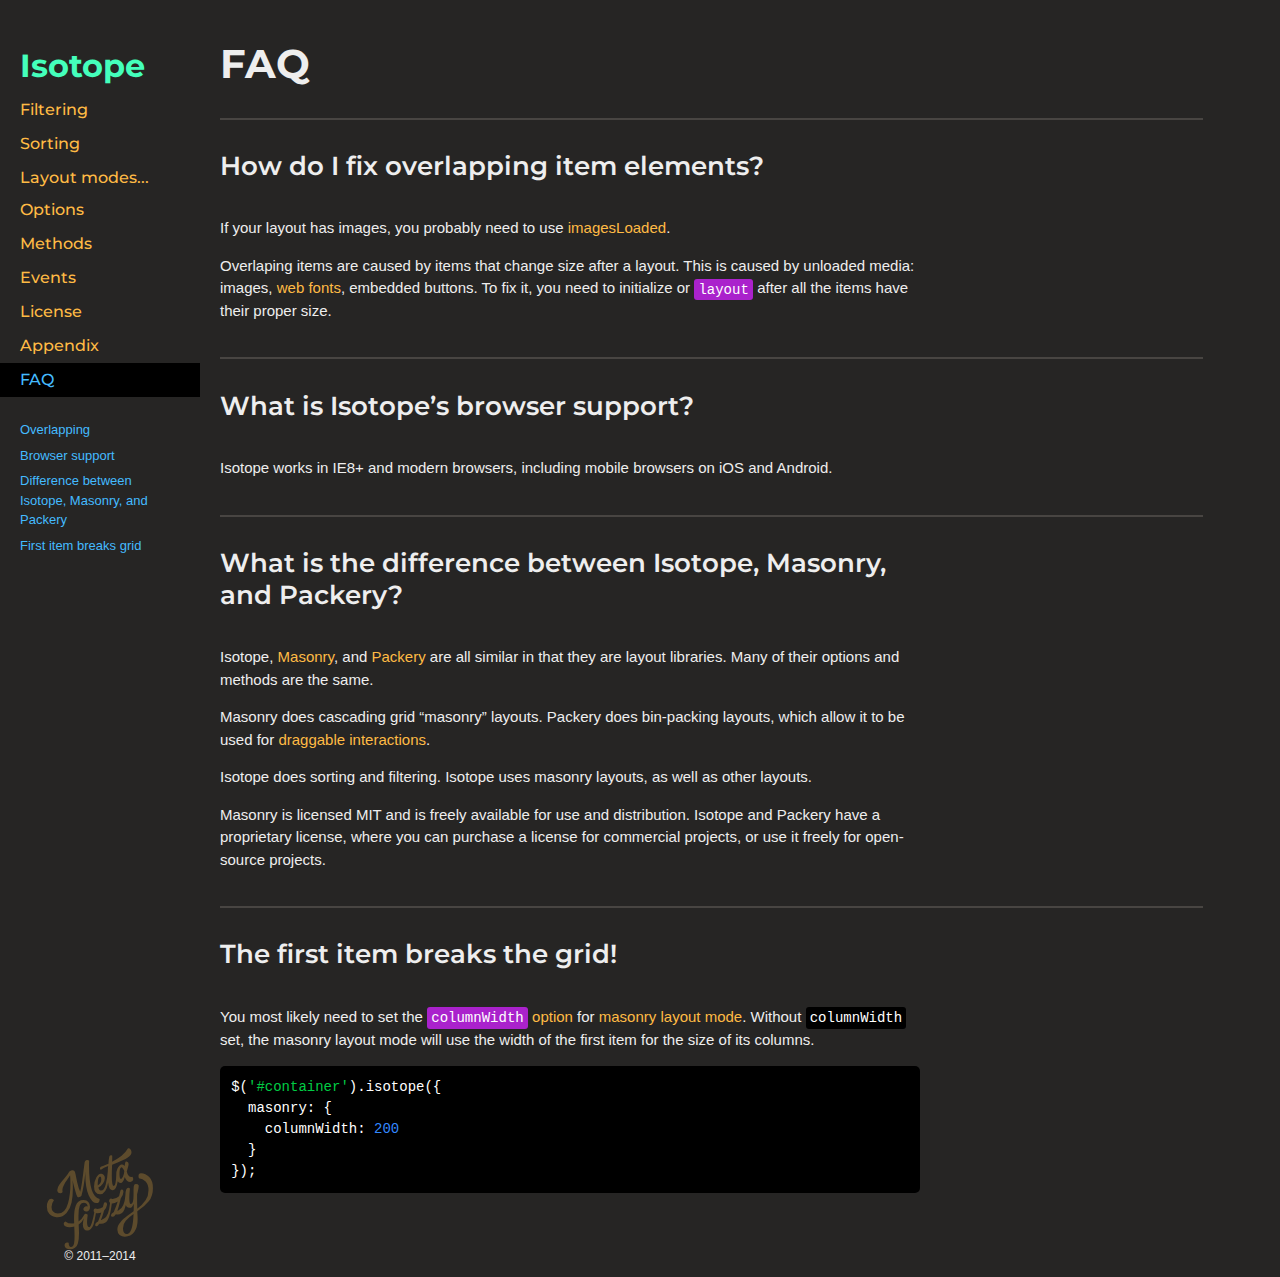
<file: isotope/faq.html>
<!doctype html>
<!--[if lte IE 8]>     <html class="lt-ie9"> <![endif]-->
<!--[if gt IE 8]><!--> <html class=""> <!--<![endif]-->
<head>
  <meta charset="utf-8" />
  <meta http-equiv="X-UA-Compatible" content="IE=edge,chrome=1" />
  <meta name="viewport" content="width=device-width" />
  <meta name="description" content="filter &amp; sort magical layouts" />

  <title>Isotope &middot; FAQ</title>

  <link rel="stylesheet" href="http://fonts.googleapis.com/css?family=Montserrat:400,700" />

  
    <!-- DEV MODE - including each .css file -->
    
      <link rel="stylesheet" href="bower_components/normalize-css/normalize.css" />
    
      <link rel="stylesheet" href="css/base.css" />
    
      <link rel="stylesheet" href="css/code.css" />
    
      <link rel="stylesheet" href="css/demos.css" />
    
      <link rel="stylesheet" href="css/footer.css" />
    
      <link rel="stylesheet" href="css/hero.css" />
    
      <link rel="stylesheet" href="css/icons.css" />
    
      <link rel="stylesheet" href="css/index.css" />
    
      <link rel="stylesheet" href="css/layout.css" />
    
      <link rel="stylesheet" href="css/modules.css" />
    
      <link rel="stylesheet" href="css/site-nav.css" />
    
  

  
  <meta name="twitter:card" content="summary" />
  <meta name="twitter:site" content="@metafizzyco" />
  <meta name="twitter:url" content="http://isotope.metafizzy.co/faq.html" />
  <meta name="twitter:title" content="Isotope FAQ" />
  <meta name="twitter:description" content="filter &amp; sort magical layouts" />

</head>
<body class="faq-page" data-page="faq">

  <div id="nav">
    <h1><a href=".">Isotope</a></h1>
    <ol id="site-nav">
      <li class="nav-filtering"><a href="filtering.html">Filtering</a></li>
      <li class="nav-sorting"><a href="sorting.html">Sorting</a></li>
      <li class="nav-layout-modes sub-nav">
        <a href="layout-modes.html">Layout modes</a>
        <ul>
          <li class="nav-masonry"><a href="layout-modes/masonry.html">masonry</a></li>
          <li class="nav-fitrows"><a href="layout-modes/fitrows.html">fitRows</a></li>
          <li class="nav-cellsbyrow"><a href="layout-modes/cellsbyrow.html">cellsByRow</a></li>
          <li class="nav-vertical"><a href="layout-modes/vertical.html">vertical</a></li>
          <li class="nav-masonryhorizontal"><a href="layout-modes/masonryhorizontal.html">masonryHorizontal</a></li>
          <li class="nav-fitcolumns"><a href="layout-modes/fitcolumns.html">fitColumns</a></li>
          <li class="nav-cellsbycolumn"><a href="layout-modes/cellsbycolumn.html">cellsByColumn</a></li>
          <li class="nav-horizontal"><a href="layout-modes/horizontal.html">horizontal</a></li>
        </ul>
      </li>
      <li class="nav-options"><a href="options.html">Options</a></li>
      <li class="nav-methods"><a href="methods.html">Methods</a></li>
      <li class="nav-events"><a href="events.html">Events</a></li>
      <li class="nav-license"><a href="license.html">License</a></li>
      <li class="nav-appendix"><a href="appendix.html">Appendix</a></li>
      <li class="nav-faq"><a href="faq.html">FAQ</a></li>
    </ol>

      
      
        <ul id="page-nav">
          
            <li><a href="#overlapping">Overlapping</a></li>
          
            <li><a href="#browser-support">Browser support</a></li>
          
            <li><a href="#difference-between-isotope-masonry-and-packery">Difference between Isotope, Masonry, and Packery</a></li>
          
            <li><a href="#first-item-breaks-grid">First item breaks grid</a></li>
          
        </ul>
      

  </div>

  
  

  <div id="content">

    <div class="primary-content">
      
        <h1>FAQ</h1>
        
    </div>

    
    

<div class="primary-content">

  <h2 id="overlapping">How do I fix overlapping item elements?</h2>

  <p>If your layout has images, you probably need to use <a href="appendix.html#imagesloaded">imagesLoaded</a>.</p>

  <p>Overlaping items are caused by items that change size after a layout. This is caused by unloaded media: images, <a href="appendix.html#web-fonts">web fonts</a>, embedded buttons. To fix it, you need to initialize or <a href="methods.html#layout"><code>layout</code></a> after all the items have their proper size.</p>

</div><div class="primary-content">

  <h2 id="browser-support">What is Isotope&rsquo;s browser support?</h2>

  <p>Isotope works in IE8+ and modern browsers, including mobile browsers on iOS and Android.</p>

</div><div class="primary-content">

  <h2 id="difference-between-isotope-masonry-and-packery">What is the difference between Isotope, Masonry, and Packery?</h2>

  <p>Isotope, <a href="http://masonry.desandro.com">Masonry</a>, and <a href="http://packery.metafizzy.co">Packery</a> are all similar in that they are layout libraries. Many of their options and methods are the same.</p>

  <p>Masonry does cascading grid &ldquo;masonry&rdquo; layouts. Packery does bin-packing layouts, which allow it to be used for <a href="http://packery.metafizzy.co/draggable.html">draggable interactions</a>.</p>

  <p>Isotope does sorting and filtering. Isotope uses masonry layouts, as well as other layouts. </p>

  <p>Masonry is licensed MIT and is freely available for use and distribution. Isotope and Packery have a proprietary license, where you can purchase a license for commercial projects, or use it freely for open-source projects.</p>

</div><div class="primary-content">

<h2 id="first-item-breaks-grid">The first item breaks the grid!</h2>

<p>You most likely need to set the <a href="layout-modes/masonry.html#columnwidth"><code>columnWidth</code> option</a> for <a href="layout-modes/masonry.html">masonry layout mode</a>. Without <code>columnWidth</code> set, the masonry layout mode will use the width of the first item for the size of its columns.</p>

<pre><code class="js">$(<span class="string">'#container'</span>).isotope({
  masonry: {
    columnWidth: <span class="number">200</span>
  }
});</code></pre>


</div>


  </div>

  <div id="footer">
    <div class="footer-content">
      
      <a class="metafizzy-logo" href="http://metafizzy.co">M<span class="etafizzy">etafizzy</span></a>
      <span class="copyright">&copy; 2011&ndash;2014</span>
    </div>
  </div>

<!-- Isotope does NOT require jQuery. But it does make things easier -->
<script src="http://ajax.googleapis.com/ajax/libs/jquery/1.10.2/jquery.min.js"></script>
<script>window.jQuery || document.write('<script src="bower_components/jquery/jquery.min.js"><\/script>')</script>


  <!-- DEV MODE - including each .js file -->
  
    <script src="bower_components/classie/classie.js"></script>
  
    <script src="bower_components/eventie/eventie.js"></script>
  
    <script src="bower_components/doc-ready/doc-ready.js"></script>
  
    <script src="bower_components/get-style-property/get-style-property.js"></script>
  
    <script src="bower_components/get-size/get-size.js"></script>
  
    <script src="bower_components/eventEmitter/EventEmitter.js"></script>
  
    <script src="bower_components/imagesloaded/imagesloaded.js"></script>
  
    <script src="bower_components/jquery-bridget/jquery.bridget.js"></script>
  
    <script src="bower_components/matches-selector/matches-selector.js"></script>
  
    <script src="bower_components/outlayer/item.js"></script>
  
    <script src="bower_components/outlayer/outlayer.js"></script>
  
    <script src="bower_components/masonry/masonry.js"></script>
  
    <script src="bower_components/isotope/js/item.js"></script>
  
    <script src="bower_components/isotope/js/layout-mode.js"></script>
  
    <script src="bower_components/isotope/js/isotope.js"></script>
  
    <script src="bower_components/isotope/js/layout-modes/vertical.js"></script>
  
    <script src="bower_components/isotope/js/layout-modes/fit-rows.js"></script>
  
    <script src="bower_components/isotope/js/layout-modes/masonry.js"></script>
  
    <script src="bower_components/isotope-cells-by-column/cells-by-column.js"></script>
  
    <script src="bower_components/isotope-cells-by-row/cells-by-row.js"></script>
  
    <script src="bower_components/isotope-fit-columns/fit-columns.js"></script>
  
    <script src="bower_components/isotope-horizontal/horizontal.js"></script>
  
    <script src="bower_components/isotope-masonry-horizontal/masonry-horizontal.js"></script>
  
    <script src="js/vendor/highlight.pack.js"></script>
  
    <script src="js/controller.js"></script>
  
    <script src="js/pages/appendix.js"></script>
  
    <script src="js/pages/events.js"></script>
  
    <script src="js/pages/filtering.js"></script>
  
    <script src="js/pages/index.js"></script>
  
    <script src="js/pages/layout-modes.js"></script>
  
    <script src="js/pages/methods.js"></script>
  
    <script src="js/pages/sorting.js"></script>
  
    <script src="js/pages/vertical.js"></script>
  




</body>
</html>
</file>
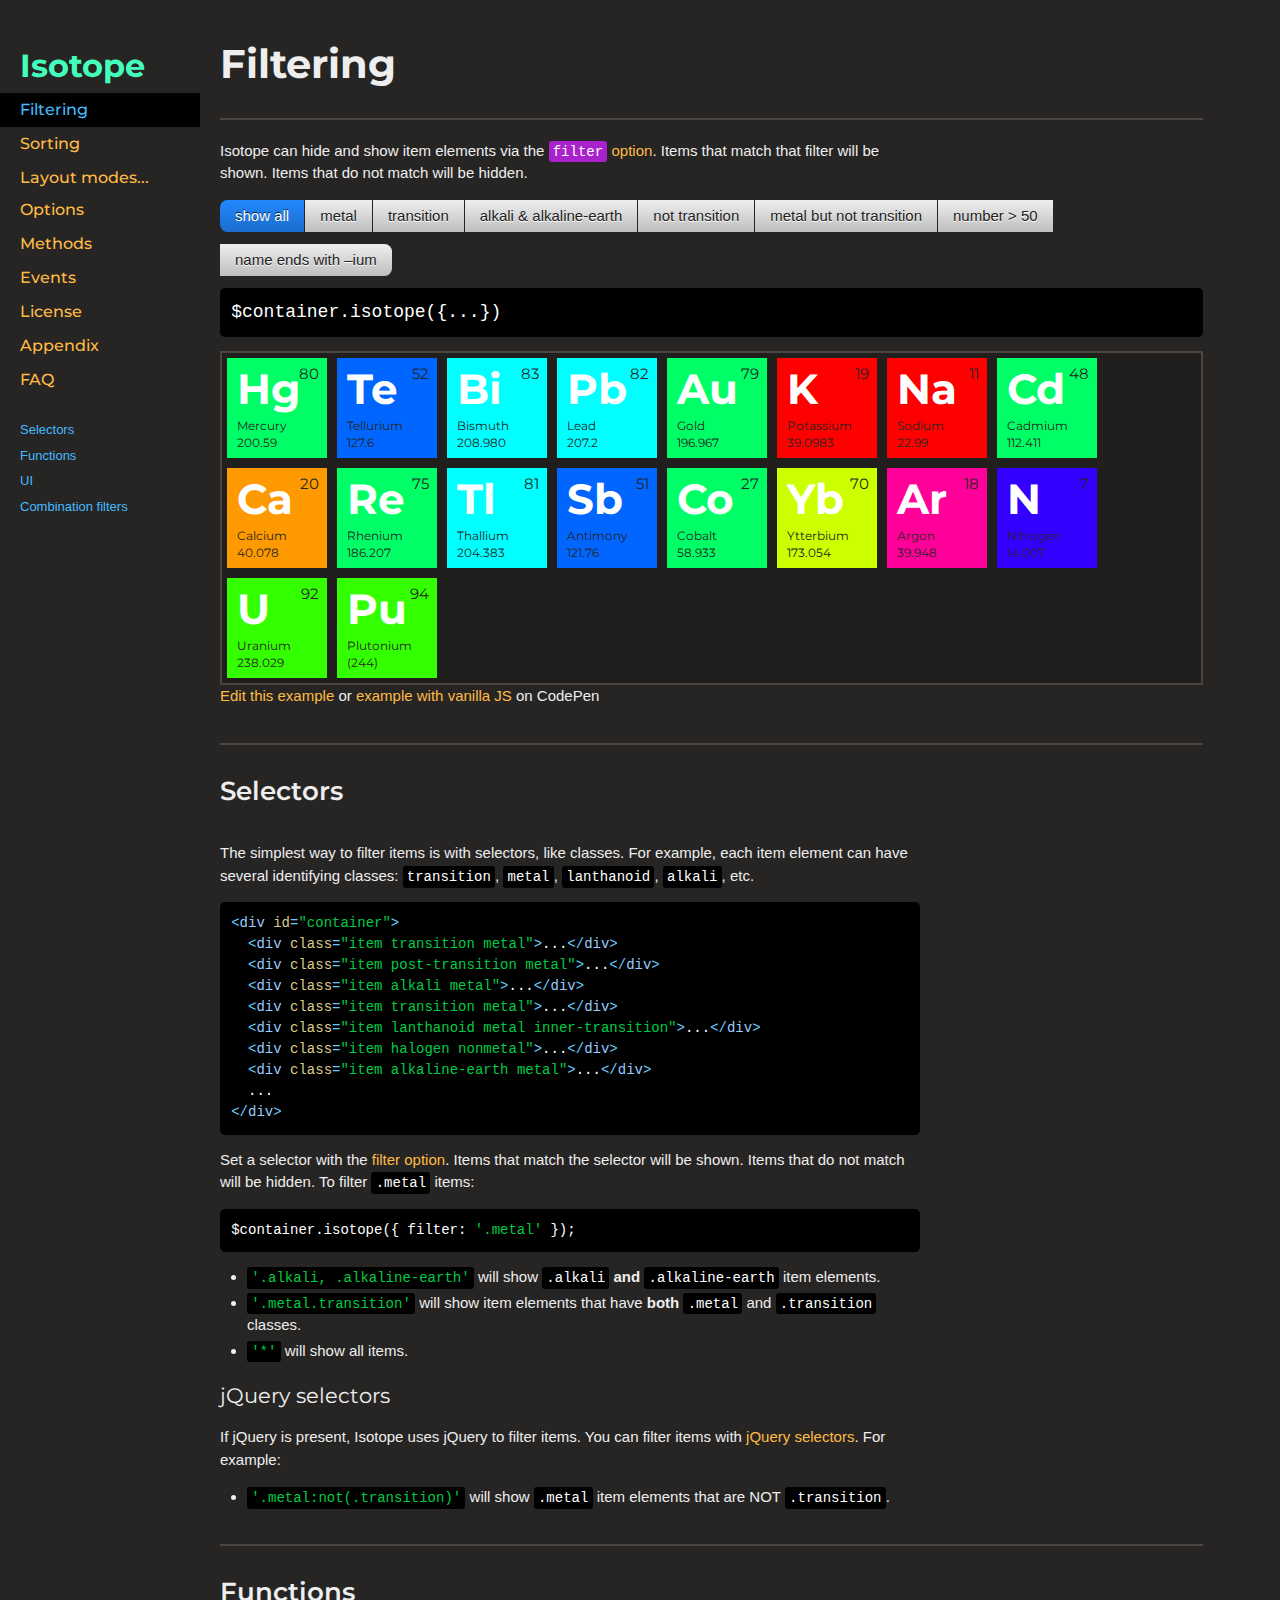
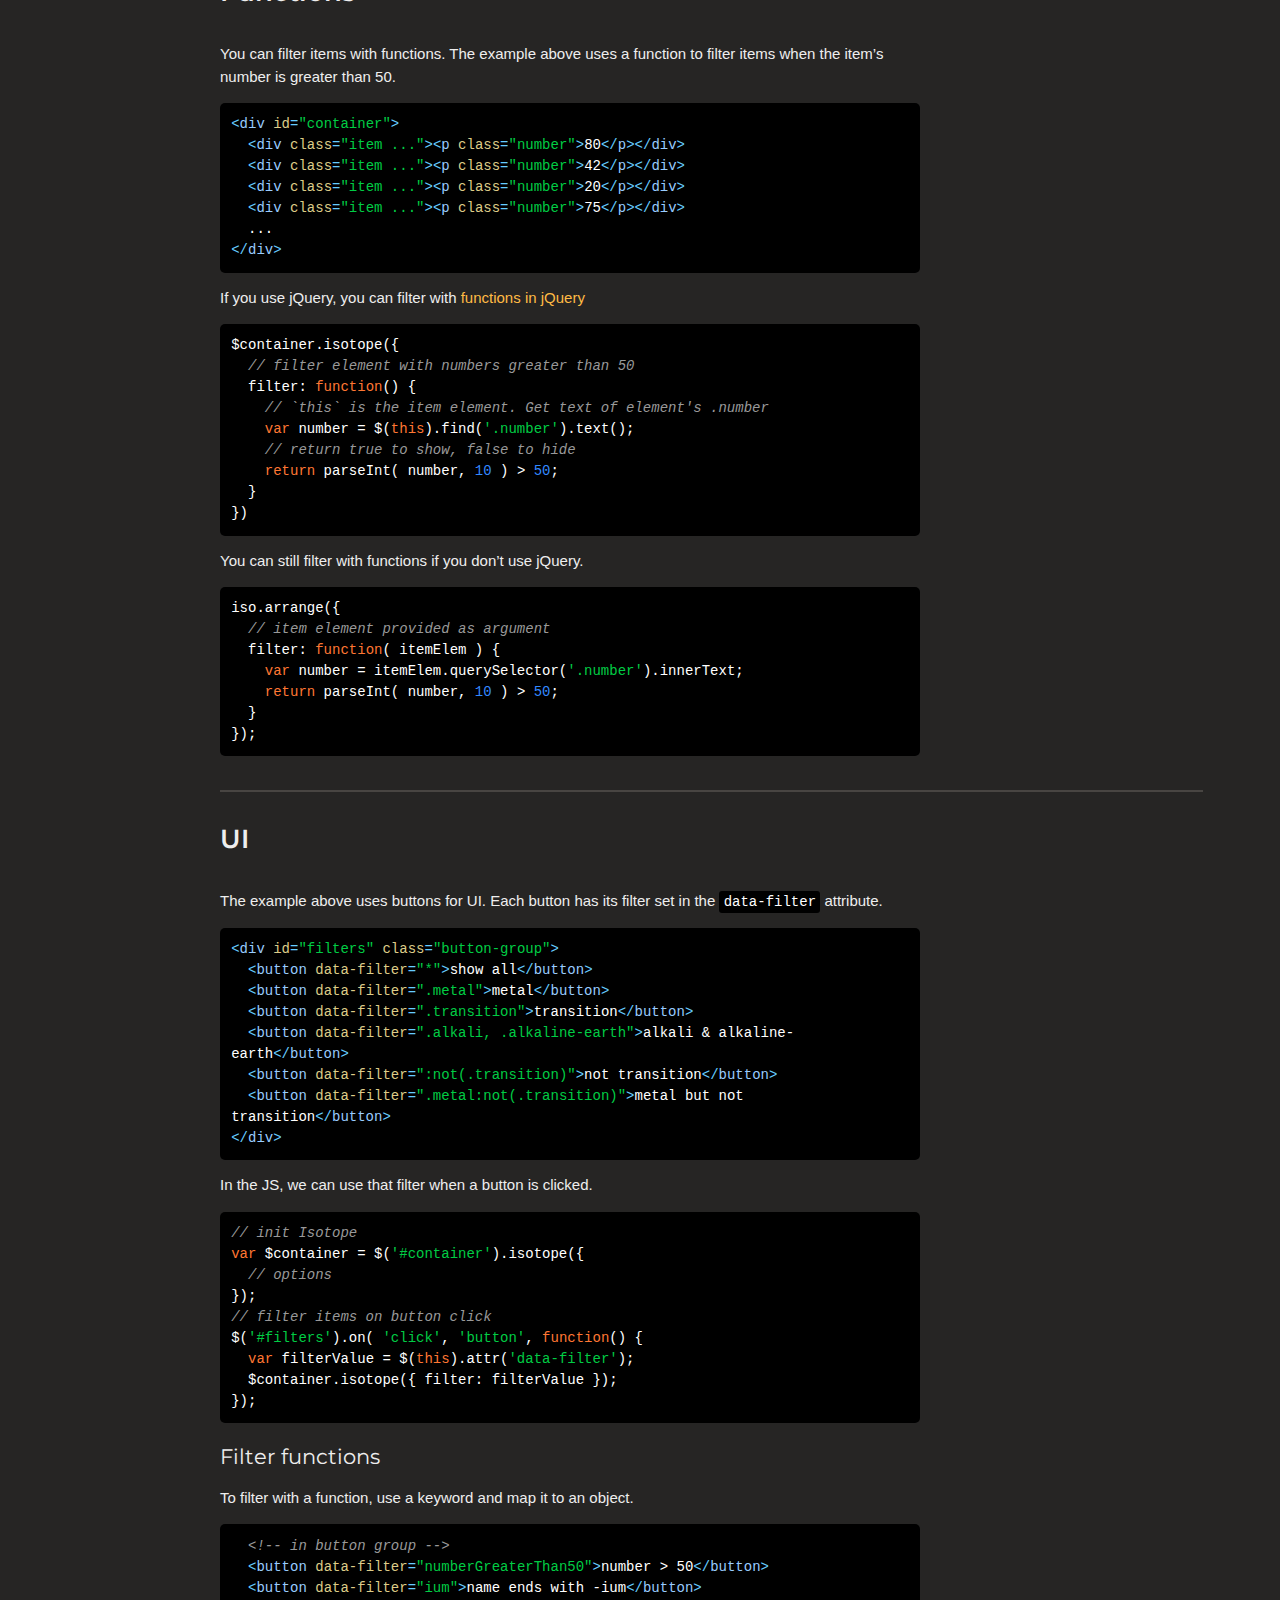
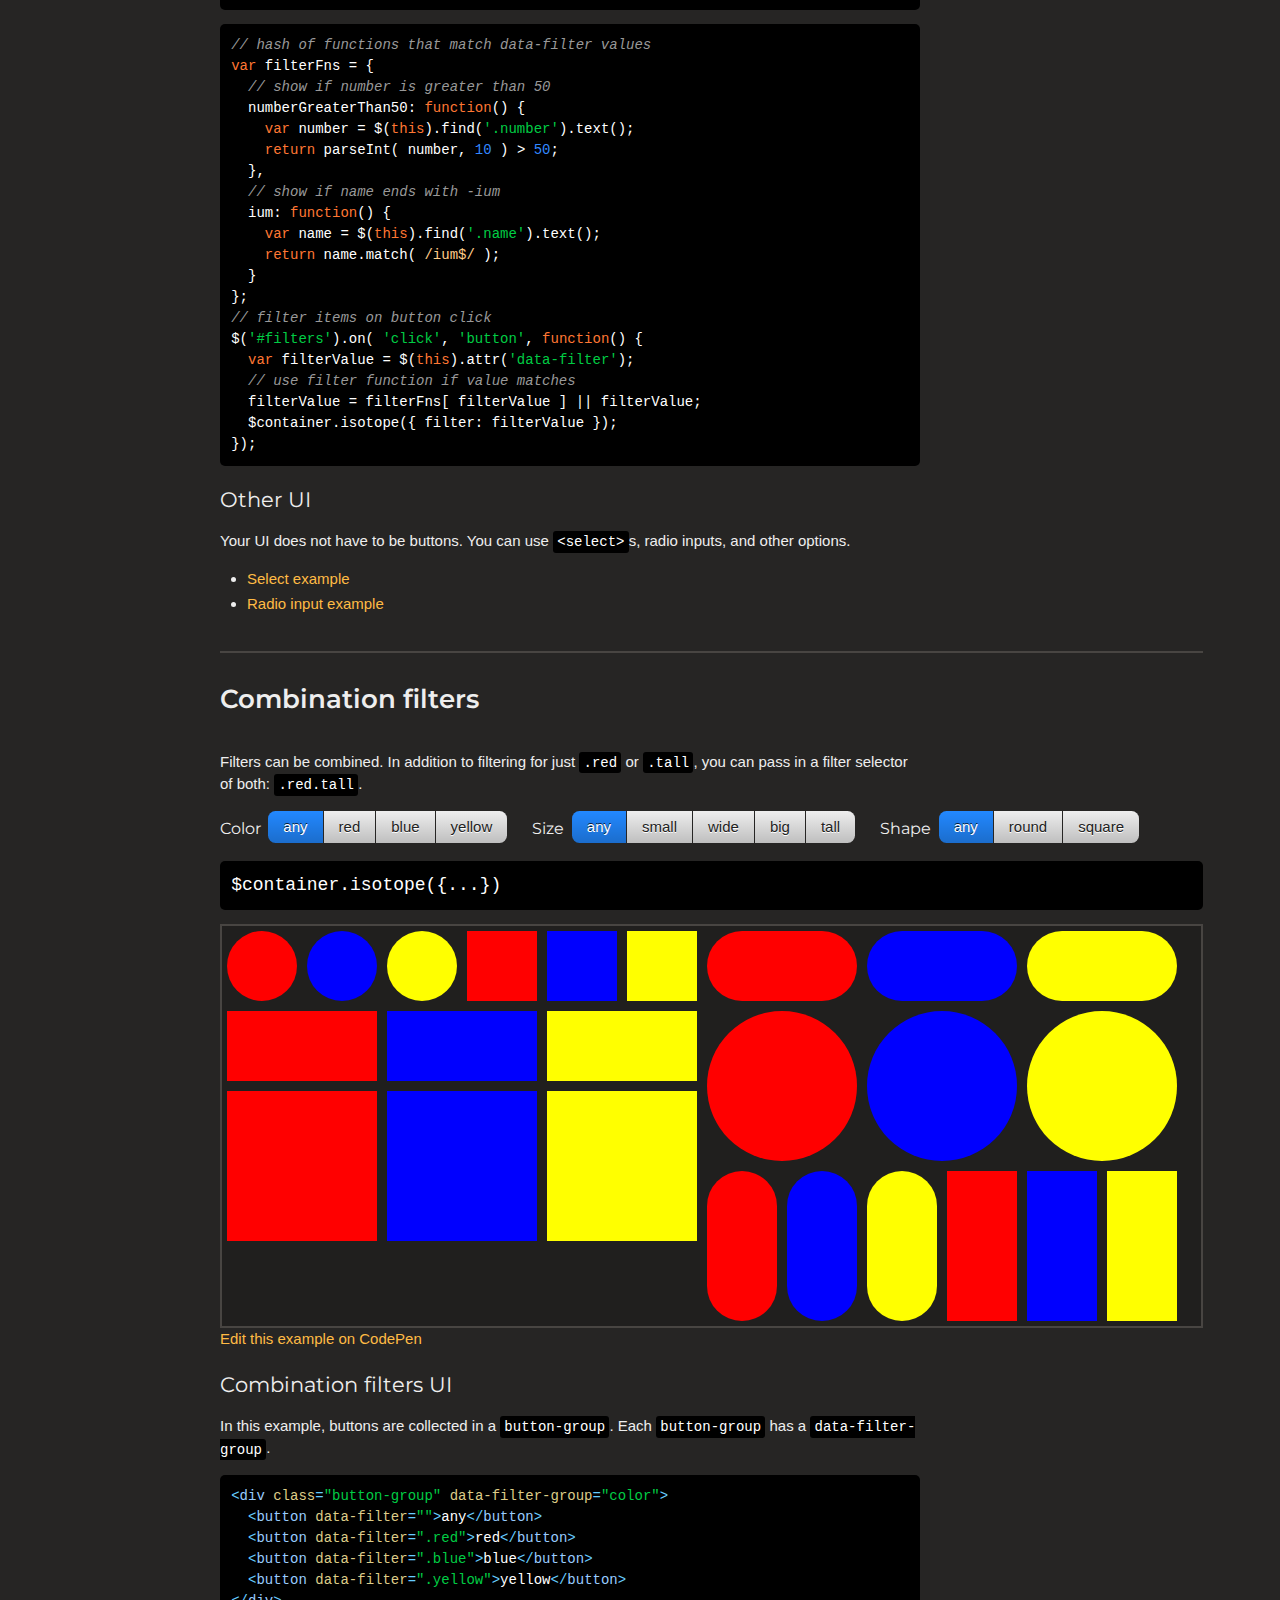
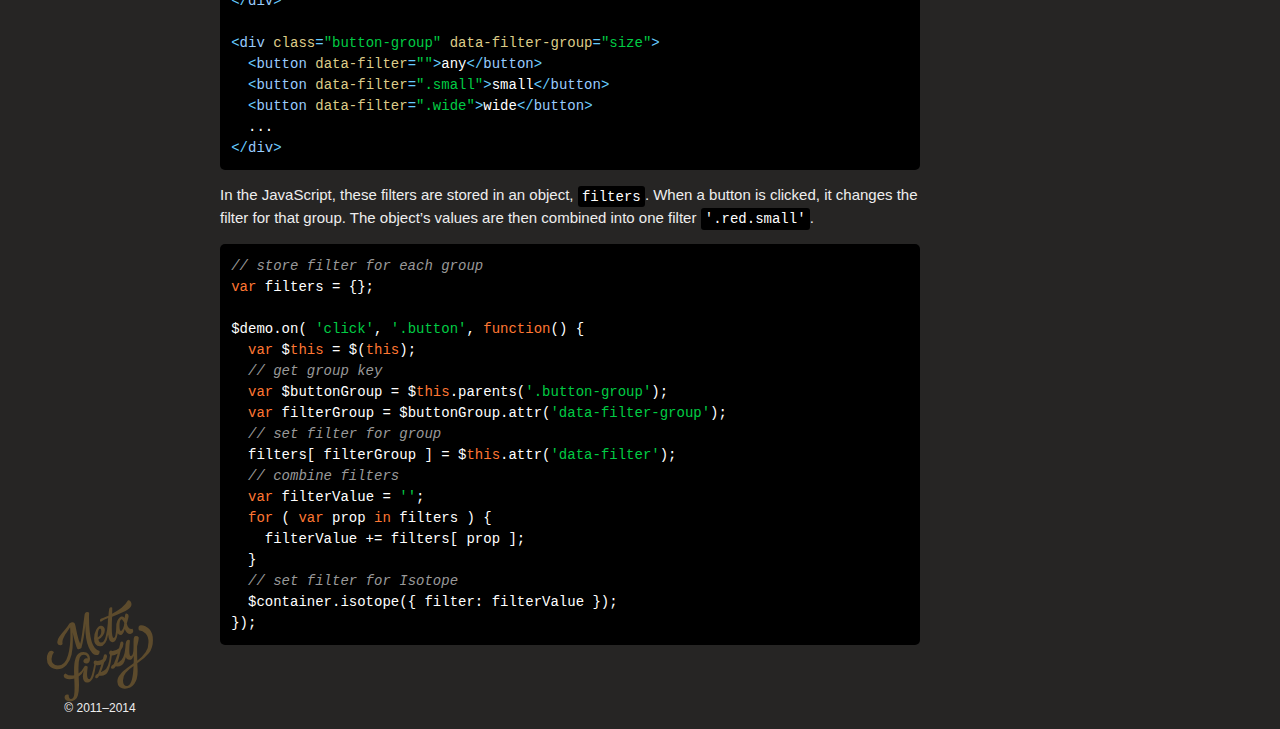
<file: isotope/filtering.html>
<!doctype html>
<!--[if lte IE 8]>     <html class="lt-ie9"> <![endif]-->
<!--[if gt IE 8]><!--> <html class=""> <!--<![endif]-->
<head>
  <meta charset="utf-8" />
  <meta http-equiv="X-UA-Compatible" content="IE=edge,chrome=1" />
  <meta name="viewport" content="width=device-width" />
  <meta name="description" content="filter &amp; sort magical layouts" />

  <title>Isotope &middot; Filtering</title>

  <link rel="stylesheet" href="http://fonts.googleapis.com/css?family=Montserrat:400,700" />

  
    <!-- DEV MODE - including each .css file -->
    
      <link rel="stylesheet" href="bower_components/normalize-css/normalize.css" />
    
      <link rel="stylesheet" href="css/base.css" />
    
      <link rel="stylesheet" href="css/code.css" />
    
      <link rel="stylesheet" href="css/demos.css" />
    
      <link rel="stylesheet" href="css/footer.css" />
    
      <link rel="stylesheet" href="css/hero.css" />
    
      <link rel="stylesheet" href="css/icons.css" />
    
      <link rel="stylesheet" href="css/index.css" />
    
      <link rel="stylesheet" href="css/layout.css" />
    
      <link rel="stylesheet" href="css/modules.css" />
    
      <link rel="stylesheet" href="css/site-nav.css" />
    
  

  
  <meta name="twitter:card" content="summary" />
  <meta name="twitter:site" content="@metafizzyco" />
  <meta name="twitter:url" content="http://isotope.metafizzy.co/filtering.html" />
  <meta name="twitter:title" content="Isotope Filtering" />
  <meta name="twitter:description" content="filter &amp; sort magical layouts" />

</head>
<body class="filtering-page" data-page="filtering">

  <div id="nav">
    <h1><a href=".">Isotope</a></h1>
    <ol id="site-nav">
      <li class="nav-filtering"><a href="filtering.html">Filtering</a></li>
      <li class="nav-sorting"><a href="sorting.html">Sorting</a></li>
      <li class="nav-layout-modes sub-nav">
        <a href="layout-modes.html">Layout modes</a>
        <ul>
          <li class="nav-masonry"><a href="layout-modes/masonry.html">masonry</a></li>
          <li class="nav-fitrows"><a href="layout-modes/fitrows.html">fitRows</a></li>
          <li class="nav-cellsbyrow"><a href="layout-modes/cellsbyrow.html">cellsByRow</a></li>
          <li class="nav-vertical"><a href="layout-modes/vertical.html">vertical</a></li>
          <li class="nav-masonryhorizontal"><a href="layout-modes/masonryhorizontal.html">masonryHorizontal</a></li>
          <li class="nav-fitcolumns"><a href="layout-modes/fitcolumns.html">fitColumns</a></li>
          <li class="nav-cellsbycolumn"><a href="layout-modes/cellsbycolumn.html">cellsByColumn</a></li>
          <li class="nav-horizontal"><a href="layout-modes/horizontal.html">horizontal</a></li>
        </ul>
      </li>
      <li class="nav-options"><a href="options.html">Options</a></li>
      <li class="nav-methods"><a href="methods.html">Methods</a></li>
      <li class="nav-events"><a href="events.html">Events</a></li>
      <li class="nav-license"><a href="license.html">License</a></li>
      <li class="nav-appendix"><a href="appendix.html">Appendix</a></li>
      <li class="nav-faq"><a href="faq.html">FAQ</a></li>
    </ol>

      
      
        <ul id="page-nav">
          
            <li><a href="#selectors">Selectors</a></li>
          
            <li><a href="#functions">Functions</a></li>
          
            <li><a href="#ui">UI</a></li>
          
            <li><a href="#combination-filters">Combination filters</a></li>
          
        </ul>
      

  </div>

  
  

  <div id="content">

    <div class="primary-content">
      
        <h1>Filtering</h1>
        
    </div>

    
    <div class="primary-content">

<p>Isotope can hide and show item elements via the <a href='options.html#filter'><code>filter</code> option</a>. Items that match that filter will be shown. Items that do not match will be hidden.</p>

<div id="filtering-demo" class="demo">
  <div id="filters" class="button-group js-radio-button-group">
    <button class="button is-checked" data-filter="*">show all</button>
    <button class="button" data-filter=".metal">metal</button>
    <button class="button" data-filter=".transition">transition</button>
    <button class="button" data-filter=".alkali, .alkaline-earth">alkali &amp; alkaline-earth</button>
    <button class="button" data-filter=":not(.transition)">not transition</button>
    <button class="button" data-filter=".metal:not(.transition)">metal but not transition</button>
    <button class="button" data-filter="numberGreaterThan50">number > 50</button>
    <button class="button" data-filter="ium">name ends with &ndash;ium</button>
  </div>

  <pre class="code-display"><code>$container.isotope({...})</code></pre>

  <div class="isotope">
    
      <div class="element-item transition metal " data-category="transition">
        <h3 class="name">Mercury</h3>
        <p class="symbol">Hg</p>
        <p class="number">80</p>
        <p class="weight">200.59</p>
      </div>
    
      <div class="element-item metalloid " data-category="metalloid">
        <h3 class="name">Tellurium</h3>
        <p class="symbol">Te</p>
        <p class="number">52</p>
        <p class="weight">127.6</p>
      </div>
    
      <div class="element-item post-transition metal " data-category="post-transition">
        <h3 class="name">Bismuth</h3>
        <p class="symbol">Bi</p>
        <p class="number">83</p>
        <p class="weight">208.980</p>
      </div>
    
      <div class="element-item post-transition metal " data-category="post-transition">
        <h3 class="name">Lead</h3>
        <p class="symbol">Pb</p>
        <p class="number">82</p>
        <p class="weight">207.2</p>
      </div>
    
      <div class="element-item transition metal " data-category="transition">
        <h3 class="name">Gold</h3>
        <p class="symbol">Au</p>
        <p class="number">79</p>
        <p class="weight">196.967</p>
      </div>
    
      <div class="element-item alkali metal " data-category="alkali">
        <h3 class="name">Potassium</h3>
        <p class="symbol">K</p>
        <p class="number">19</p>
        <p class="weight">39.0983</p>
      </div>
    
      <div class="element-item alkali metal " data-category="alkali">
        <h3 class="name">Sodium</h3>
        <p class="symbol">Na</p>
        <p class="number">11</p>
        <p class="weight">22.99</p>
      </div>
    
      <div class="element-item transition metal " data-category="transition">
        <h3 class="name">Cadmium</h3>
        <p class="symbol">Cd</p>
        <p class="number">48</p>
        <p class="weight">112.411</p>
      </div>
    
      <div class="element-item alkaline-earth metal " data-category="alkaline-earth">
        <h3 class="name">Calcium</h3>
        <p class="symbol">Ca</p>
        <p class="number">20</p>
        <p class="weight">40.078</p>
      </div>
    
      <div class="element-item transition metal " data-category="transition">
        <h3 class="name">Rhenium</h3>
        <p class="symbol">Re</p>
        <p class="number">75</p>
        <p class="weight">186.207</p>
      </div>
    
      <div class="element-item post-transition metal " data-category="post-transition">
        <h3 class="name">Thallium</h3>
        <p class="symbol">Tl</p>
        <p class="number">81</p>
        <p class="weight">204.383</p>
      </div>
    
      <div class="element-item metalloid " data-category="metalloid">
        <h3 class="name">Antimony</h3>
        <p class="symbol">Sb</p>
        <p class="number">51</p>
        <p class="weight">121.76</p>
      </div>
    
      <div class="element-item transition metal " data-category="transition">
        <h3 class="name">Cobalt</h3>
        <p class="symbol">Co</p>
        <p class="number">27</p>
        <p class="weight">58.933</p>
      </div>
    
      <div class="element-item lanthanoid metal inner-transition " data-category="lanthanoid">
        <h3 class="name">Ytterbium</h3>
        <p class="symbol">Yb</p>
        <p class="number">70</p>
        <p class="weight">173.054</p>
      </div>
    
      <div class="element-item noble-gas nonmetal " data-category="noble-gas">
        <h3 class="name">Argon</h3>
        <p class="symbol">Ar</p>
        <p class="number">18</p>
        <p class="weight">39.948</p>
      </div>
    
      <div class="element-item diatomic nonmetal " data-category="diatomic">
        <h3 class="name">Nitrogen</h3>
        <p class="symbol">N</p>
        <p class="number">7</p>
        <p class="weight">14.007</p>
      </div>
    
      <div class="element-item actinoid metal inner-transition " data-category="actinoid">
        <h3 class="name">Uranium</h3>
        <p class="symbol">U</p>
        <p class="number">92</p>
        <p class="weight">238.029</p>
      </div>
    
      <div class="element-item actinoid metal inner-transition " data-category="actinoid">
        <h3 class="name">Plutonium</h3>
        <p class="symbol">Pu</p>
        <p class="number">94</p>
        <p class="weight">(244)</p>
      </div>
    
  </div>
  <p class="edit"><a href="http://codepen.io/desandro/pen/Ehgij">Edit this example</a> or <a href="http://codepen.io/desandro/pen/BgcCD/">example with vanilla JS</a> on CodePen</p>
</div>

</div><div class="primary-content">
  
<h2 id="selectors">Selectors</h2>

<p>The simplest way to filter items is with selectors, like classes. For example, each item element can have several identifying classes: <code>transition</code>, <code>metal</code>, <code>lanthanoid</code>, <code>alkali</code>, etc.</p>

<pre><code class="html"><span class="tag">&lt;<span class="title">div</span> <span class="attribute">id</span>=<span class="value">"container"</span>&gt;</span>
  <span class="tag">&lt;<span class="title">div</span> <span class="attribute">class</span>=<span class="value">"item transition metal"</span>&gt;</span>...<span class="tag">&lt;/<span class="title">div</span>&gt;</span>
  <span class="tag">&lt;<span class="title">div</span> <span class="attribute">class</span>=<span class="value">"item post-transition metal"</span>&gt;</span>...<span class="tag">&lt;/<span class="title">div</span>&gt;</span>
  <span class="tag">&lt;<span class="title">div</span> <span class="attribute">class</span>=<span class="value">"item alkali metal"</span>&gt;</span>...<span class="tag">&lt;/<span class="title">div</span>&gt;</span>
  <span class="tag">&lt;<span class="title">div</span> <span class="attribute">class</span>=<span class="value">"item transition metal"</span>&gt;</span>...<span class="tag">&lt;/<span class="title">div</span>&gt;</span>
  <span class="tag">&lt;<span class="title">div</span> <span class="attribute">class</span>=<span class="value">"item lanthanoid metal inner-transition"</span>&gt;</span>...<span class="tag">&lt;/<span class="title">div</span>&gt;</span> 
  <span class="tag">&lt;<span class="title">div</span> <span class="attribute">class</span>=<span class="value">"item halogen nonmetal"</span>&gt;</span>...<span class="tag">&lt;/<span class="title">div</span>&gt;</span> 
  <span class="tag">&lt;<span class="title">div</span> <span class="attribute">class</span>=<span class="value">"item alkaline-earth metal"</span>&gt;</span>...<span class="tag">&lt;/<span class="title">div</span>&gt;</span>
  ...
<span class="tag">&lt;/<span class="title">div</span>&gt;</span></code></pre>


<p>Set a selector with the <a href="optoins.html#filter">filter option</a>. Items that match the selector will be shown. Items that do not match will be hidden. To filter <code>.metal</code> items:</p>

<pre><code class="js">$container.isotope({ filter: <span class="string">'.metal'</span> });</code></pre>


<ul>
  <li><code><span class="string">'.alkali, .alkaline-earth'</span></code> will show <code>.alkali</code> <strong>and</strong> <code> .alkaline-earth</code> item elements.</li>
  <li><code><span class="string">'.metal.transition'</span></code> will show item elements that have <strong>both</strong> <code>.metal</code> and <code>.transition</code> classes.</li>
  <li><code><span class="string">'*'</span></code> will show all items.</li>
</ul>

<h3 id="jquery-selectors">jQuery selectors</h3>

<p>If jQuery is present, Isotope uses jQuery to filter items. You can filter items with <a href="http://api.jquery.com/category/selectors/">jQuery selectors</a>. For example:</p>

<ul>
  <li><code><span class="string">'.metal:not(.transition)'</span></code> will show <code>.metal</code> item elements that are NOT <code>.transition</code>.</li>
</ul>

</div><div class="primary-content">

<h2 id="functions">Functions</h2>

<p>You can filter items with functions. The example above uses a function to filter items when the item&rsquo;s number is greater than 50.</p>

<pre><code class="html"><span class="tag">&lt;<span class="title">div</span> <span class="attribute">id</span>=<span class="value">"container"</span>&gt;</span>
  <span class="tag">&lt;<span class="title">div</span> <span class="attribute">class</span>=<span class="value">"item ..."</span>&gt;</span><span class="tag">&lt;<span class="title">p</span> <span class="attribute">class</span>=<span class="value">"number"</span>&gt;</span>80<span class="tag">&lt;/<span class="title">p</span>&gt;</span><span class="tag">&lt;/<span class="title">div</span>&gt;</span>
  <span class="tag">&lt;<span class="title">div</span> <span class="attribute">class</span>=<span class="value">"item ..."</span>&gt;</span><span class="tag">&lt;<span class="title">p</span> <span class="attribute">class</span>=<span class="value">"number"</span>&gt;</span>42<span class="tag">&lt;/<span class="title">p</span>&gt;</span><span class="tag">&lt;/<span class="title">div</span>&gt;</span>
  <span class="tag">&lt;<span class="title">div</span> <span class="attribute">class</span>=<span class="value">"item ..."</span>&gt;</span><span class="tag">&lt;<span class="title">p</span> <span class="attribute">class</span>=<span class="value">"number"</span>&gt;</span>20<span class="tag">&lt;/<span class="title">p</span>&gt;</span><span class="tag">&lt;/<span class="title">div</span>&gt;</span>
  <span class="tag">&lt;<span class="title">div</span> <span class="attribute">class</span>=<span class="value">"item ..."</span>&gt;</span><span class="tag">&lt;<span class="title">p</span> <span class="attribute">class</span>=<span class="value">"number"</span>&gt;</span>75<span class="tag">&lt;/<span class="title">p</span>&gt;</span><span class="tag">&lt;/<span class="title">div</span>&gt;</span>
  ...
<span class="tag">&lt;/<span class="title">div</span>&gt;</span></code></pre>


<p>If you use jQuery, you can filter with <a href="http://api.jquery.com/is/#is-functionindex">functions in jQuery</a></p>

<pre><code class="js">$container.isotope({
  <span class="comment">// filter element with numbers greater than 50</span>
  filter: <span class="keyword">function</span>() {
    <span class="comment">// `this` is the item element. Get text of element's .number</span>
    <span class="keyword">var</span> number = $(<span class="keyword">this</span>).find(<span class="string">'.number'</span>).text();
    <span class="comment">// return true to show, false to hide</span>
    <span class="keyword">return</span> parseInt( number, <span class="number">10</span> ) &gt; <span class="number">50</span>;
  }
})</code></pre>


<p>You can still filter with functions if you don&rsquo;t use jQuery.</p>

<pre><code class="js">iso.arrange({
  <span class="comment">// item element provided as argument</span>
  filter: <span class="keyword">function</span>( itemElem ) {
    <span class="keyword">var</span> number = itemElem.querySelector(<span class="string">'.number'</span>).innerText;
    <span class="keyword">return</span> parseInt( number, <span class="number">10</span> ) &gt; <span class="number">50</span>;
  }
});</code></pre>


</div><div class="primary-content">

<h2 id="ui">UI</h2>

<p>The example above uses buttons for UI. Each button has its filter set in the <code>data-filter</code> attribute.</p>

<pre><code class="html"><span class="tag">&lt;<span class="title">div</span> <span class="attribute">id</span>=<span class="value">"filters"</span> <span class="attribute">class</span>=<span class="value">"button-group"</span>&gt;</span>
  <span class="tag">&lt;<span class="title">button</span> <span class="attribute">data-filter</span>=<span class="value">"*"</span>&gt;</span>show all<span class="tag">&lt;/<span class="title">button</span>&gt;</span>
  <span class="tag">&lt;<span class="title">button</span> <span class="attribute">data-filter</span>=<span class="value">".metal"</span>&gt;</span>metal<span class="tag">&lt;/<span class="title">button</span>&gt;</span>
  <span class="tag">&lt;<span class="title">button</span> <span class="attribute">data-filter</span>=<span class="value">".transition"</span>&gt;</span>transition<span class="tag">&lt;/<span class="title">button</span>&gt;</span>
  <span class="tag">&lt;<span class="title">button</span> <span class="attribute">data-filter</span>=<span class="value">".alkali, .alkaline-earth"</span>&gt;</span>alkali &amp; alkaline-earth<span class="tag">&lt;/<span class="title">button</span>&gt;</span>
  <span class="tag">&lt;<span class="title">button</span> <span class="attribute">data-filter</span>=<span class="value">":not(.transition)"</span>&gt;</span>not transition<span class="tag">&lt;/<span class="title">button</span>&gt;</span>
  <span class="tag">&lt;<span class="title">button</span> <span class="attribute">data-filter</span>=<span class="value">".metal:not(.transition)"</span>&gt;</span>metal but not transition<span class="tag">&lt;/<span class="title">button</span>&gt;</span>
<span class="tag">&lt;/<span class="title">div</span>&gt;</span></code></pre>


<p>In the JS, we can use that filter when a button is clicked.</p>

<pre><code class="js"><span class="comment">// init Isotope</span>
<span class="keyword">var</span> $container = $(<span class="string">'#container'</span>).isotope({
  <span class="comment">// options</span>
});
<span class="comment">// filter items on button click</span>
$(<span class="string">'#filters'</span>).on( <span class="string">'click'</span>, <span class="string">'button'</span>, <span class="keyword">function</span>() {
  <span class="keyword">var</span> filterValue = $(<span class="keyword">this</span>).attr(<span class="string">'data-filter'</span>);
  $container.isotope({ filter: filterValue });
});</code></pre>


<h3>Filter functions</h3>

<p>To filter with a function, use a keyword and map it to an object.</p>

<pre><code class="html">  <span class="comment">&lt;!-- in button group --&gt;</span>
  <span class="tag">&lt;<span class="title">button</span> <span class="attribute">data-filter</span>=<span class="value">"numberGreaterThan50"</span>&gt;</span>number &gt; 50<span class="tag">&lt;/<span class="title">button</span>&gt;</span>
  <span class="tag">&lt;<span class="title">button</span> <span class="attribute">data-filter</span>=<span class="value">"ium"</span>&gt;</span>name ends with -ium<span class="tag">&lt;/<span class="title">button</span>&gt;</span></code></pre>


<pre><code class="js"><span class="comment">// hash of functions that match data-filter values</span>
<span class="keyword">var</span> filterFns = {
  <span class="comment">// show if number is greater than 50</span>
  numberGreaterThan50: <span class="keyword">function</span>() {
    <span class="keyword">var</span> number = $(<span class="keyword">this</span>).find(<span class="string">'.number'</span>).text();
    <span class="keyword">return</span> parseInt( number, <span class="number">10</span> ) &gt; <span class="number">50</span>;
  },
  <span class="comment">// show if name ends with -ium</span>
  ium: <span class="keyword">function</span>() {
    <span class="keyword">var</span> name = $(<span class="keyword">this</span>).find(<span class="string">'.name'</span>).text();
    <span class="keyword">return</span> name.match( <span class="regexp">/ium$/</span> );
  }
};
<span class="comment">// filter items on button click</span>
$(<span class="string">'#filters'</span>).on( <span class="string">'click'</span>, <span class="string">'button'</span>, <span class="keyword">function</span>() {
  <span class="keyword">var</span> filterValue = $(<span class="keyword">this</span>).attr(<span class="string">'data-filter'</span>);
  <span class="comment">// use filter function if value matches</span>
  filterValue = filterFns[ filterValue ] || filterValue;
  $container.isotope({ filter: filterValue });
});</code></pre>


<h3>Other UI</h3>

<p>Your UI does not have to be buttons. You can use <code>&lt;select&gt;</code>s, radio inputs,  and other options.</p>

<ul>
  <li><a href="http://codepen.io/desandro/pen/jubmr">Select example</a></li>
  <li><a href="http://codepen.io/desandro/pen/qlwyL">Radio input example</a></li>
</ul>

</div><div class="primary-content">

<h2 id="combination-filters">Combination filters</h2>

<p>Filters can be combined. In addition to filtering for just <code>.red</code> or <code>.tall</code>, you can pass in a filter selector of both: <code>.red.tall</code>.</p>

<div id="combination-filters-demo" class="demo">

  <div class="ui-group">
    <h3>Color</h3>
    <div class="button-group js-radio-button-group" data-filter-group="color">
      <button class="button is-checked" data-filter="">any</button>
      
        <button class="button" data-filter=".red">red</button>
      
        <button class="button" data-filter=".blue">blue</button>
      
        <button class="button" data-filter=".yellow">yellow</button>
      
    </div>
  </div>

  <div class="ui-group">
    <h3>Size</h3>
    <div class="button-group js-radio-button-group" data-filter-group="size">
      <button class="button is-checked" data-filter="">any</button>
      
        <button class="button" data-filter=".small">small</button>
      
        <button class="button" data-filter=".wide">wide</button>
      
        <button class="button" data-filter=".big">big</button>
      
        <button class="button" data-filter=".tall">tall</button>
      
    </div>
  </div>

  <div class="ui-group">
    <h3>Shape</h3>
    <div class="button-group js-radio-button-group" data-filter-group="shape">
      <button class="button is-checked" data-filter="">any</button>
      
        <button class="button" data-filter=".round">round</button>
      
        <button class="button" data-filter=".square">square</button>
      
    </div>
  </div>

  <pre class="code-display"><code>$container.isotope({...})</code></pre>

  <div class="isotope">
    
      
        
          
            <div class="color-shape small round red"></div>
          
            <div class="color-shape small round blue"></div>
          
            <div class="color-shape small round yellow"></div>
          
        
          
            <div class="color-shape small square red"></div>
          
            <div class="color-shape small square blue"></div>
          
            <div class="color-shape small square yellow"></div>
          
        
      
        
          
            <div class="color-shape wide round red"></div>
          
            <div class="color-shape wide round blue"></div>
          
            <div class="color-shape wide round yellow"></div>
          
        
          
            <div class="color-shape wide square red"></div>
          
            <div class="color-shape wide square blue"></div>
          
            <div class="color-shape wide square yellow"></div>
          
        
      
        
          
            <div class="color-shape big round red"></div>
          
            <div class="color-shape big round blue"></div>
          
            <div class="color-shape big round yellow"></div>
          
        
          
            <div class="color-shape big square red"></div>
          
            <div class="color-shape big square blue"></div>
          
            <div class="color-shape big square yellow"></div>
          
        
      
        
          
            <div class="color-shape tall round red"></div>
          
            <div class="color-shape tall round blue"></div>
          
            <div class="color-shape tall round yellow"></div>
          
        
          
            <div class="color-shape tall square red"></div>
          
            <div class="color-shape tall square blue"></div>
          
            <div class="color-shape tall square yellow"></div>
          
        
      
    
  </div>

  <p class="edit"><a href="http://codepen.io/desandro/pen/JEojz/">Edit this example on CodePen</a></p>
</div>

<h3 id="combination-filters-ui">Combination filters UI</h3>

<p>In this example, buttons are collected in a <code>button-group</code>. Each <code>button-group</code> has a <code>data-filter-group</code>.</p>

<pre><code class="html"><span class="tag">&lt;<span class="title">div</span> <span class="attribute">class</span>=<span class="value">"button-group"</span> <span class="attribute">data-filter-group</span>=<span class="value">"color"</span>&gt;</span>
  <span class="tag">&lt;<span class="title">button</span> <span class="attribute">data-filter</span>=<span class="value">""</span>&gt;</span>any<span class="tag">&lt;/<span class="title">button</span>&gt;</span>
  <span class="tag">&lt;<span class="title">button</span> <span class="attribute">data-filter</span>=<span class="value">".red"</span>&gt;</span>red<span class="tag">&lt;/<span class="title">button</span>&gt;</span>
  <span class="tag">&lt;<span class="title">button</span> <span class="attribute">data-filter</span>=<span class="value">".blue"</span>&gt;</span>blue<span class="tag">&lt;/<span class="title">button</span>&gt;</span>
  <span class="tag">&lt;<span class="title">button</span> <span class="attribute">data-filter</span>=<span class="value">".yellow"</span>&gt;</span>yellow<span class="tag">&lt;/<span class="title">button</span>&gt;</span>
<span class="tag">&lt;/<span class="title">div</span>&gt;</span>

<span class="tag">&lt;<span class="title">div</span> <span class="attribute">class</span>=<span class="value">"button-group"</span> <span class="attribute">data-filter-group</span>=<span class="value">"size"</span>&gt;</span>
  <span class="tag">&lt;<span class="title">button</span> <span class="attribute">data-filter</span>=<span class="value">""</span>&gt;</span>any<span class="tag">&lt;/<span class="title">button</span>&gt;</span>
  <span class="tag">&lt;<span class="title">button</span> <span class="attribute">data-filter</span>=<span class="value">".small"</span>&gt;</span>small<span class="tag">&lt;/<span class="title">button</span>&gt;</span>
  <span class="tag">&lt;<span class="title">button</span> <span class="attribute">data-filter</span>=<span class="value">".wide"</span>&gt;</span>wide<span class="tag">&lt;/<span class="title">button</span>&gt;</span>
  ...
<span class="tag">&lt;/<span class="title">div</span>&gt;</span></code></pre>


<p>In the JavaScript, these filters are stored in an object, <code>filters</code>. When a button is clicked, it changes the filter for that group. The object&rsquo;s values are then combined into one filter <code>'.red.small'</code>.</p>

<pre><code class="js"><span class="comment">// store filter for each group</span>
<span class="keyword">var</span> filters = {};

$demo.on( <span class="string">'click'</span>, <span class="string">'.button'</span>, <span class="keyword">function</span>() {
  <span class="keyword">var</span> $<span class="keyword">this</span> = $(<span class="keyword">this</span>);
  <span class="comment">// get group key</span>
  <span class="keyword">var</span> $buttonGroup = $<span class="keyword">this</span>.parents(<span class="string">'.button-group'</span>);
  <span class="keyword">var</span> filterGroup = $buttonGroup.attr(<span class="string">'data-filter-group'</span>);
  <span class="comment">// set filter for group</span>
  filters[ filterGroup ] = $<span class="keyword">this</span>.attr(<span class="string">'data-filter'</span>);
  <span class="comment">// combine filters</span>
  <span class="keyword">var</span> filterValue = <span class="string">''</span>;
  <span class="keyword">for</span> ( <span class="keyword">var</span> prop <span class="keyword">in</span> filters ) {
    filterValue += filters[ prop ];
  }
  <span class="comment">// set filter for Isotope</span>
  $container.isotope({ filter: filterValue });
});</code></pre>



</div>

  </div>

  <div id="footer">
    <div class="footer-content">
      
      <a class="metafizzy-logo" href="http://metafizzy.co">M<span class="etafizzy">etafizzy</span></a>
      <span class="copyright">&copy; 2011&ndash;2014</span>
    </div>
  </div>

<!-- Isotope does NOT require jQuery. But it does make things easier -->
<script src="http://ajax.googleapis.com/ajax/libs/jquery/1.10.2/jquery.min.js"></script>
<script>window.jQuery || document.write('<script src="bower_components/jquery/jquery.min.js"><\/script>')</script>


  <!-- DEV MODE - including each .js file -->
  
    <script src="bower_components/classie/classie.js"></script>
  
    <script src="bower_components/eventie/eventie.js"></script>
  
    <script src="bower_components/doc-ready/doc-ready.js"></script>
  
    <script src="bower_components/get-style-property/get-style-property.js"></script>
  
    <script src="bower_components/get-size/get-size.js"></script>
  
    <script src="bower_components/eventEmitter/EventEmitter.js"></script>
  
    <script src="bower_components/imagesloaded/imagesloaded.js"></script>
  
    <script src="bower_components/jquery-bridget/jquery.bridget.js"></script>
  
    <script src="bower_components/matches-selector/matches-selector.js"></script>
  
    <script src="bower_components/outlayer/item.js"></script>
  
    <script src="bower_components/outlayer/outlayer.js"></script>
  
    <script src="bower_components/masonry/masonry.js"></script>
  
    <script src="bower_components/isotope/js/item.js"></script>
  
    <script src="bower_components/isotope/js/layout-mode.js"></script>
  
    <script src="bower_components/isotope/js/isotope.js"></script>
  
    <script src="bower_components/isotope/js/layout-modes/vertical.js"></script>
  
    <script src="bower_components/isotope/js/layout-modes/fit-rows.js"></script>
  
    <script src="bower_components/isotope/js/layout-modes/masonry.js"></script>
  
    <script src="bower_components/isotope-cells-by-column/cells-by-column.js"></script>
  
    <script src="bower_components/isotope-cells-by-row/cells-by-row.js"></script>
  
    <script src="bower_components/isotope-fit-columns/fit-columns.js"></script>
  
    <script src="bower_components/isotope-horizontal/horizontal.js"></script>
  
    <script src="bower_components/isotope-masonry-horizontal/masonry-horizontal.js"></script>
  
    <script src="js/vendor/highlight.pack.js"></script>
  
    <script src="js/controller.js"></script>
  
    <script src="js/pages/appendix.js"></script>
  
    <script src="js/pages/events.js"></script>
  
    <script src="js/pages/filtering.js"></script>
  
    <script src="js/pages/index.js"></script>
  
    <script src="js/pages/layout-modes.js"></script>
  
    <script src="js/pages/methods.js"></script>
  
    <script src="js/pages/sorting.js"></script>
  
    <script src="js/pages/vertical.js"></script>
  




</body>
</html>
</file>
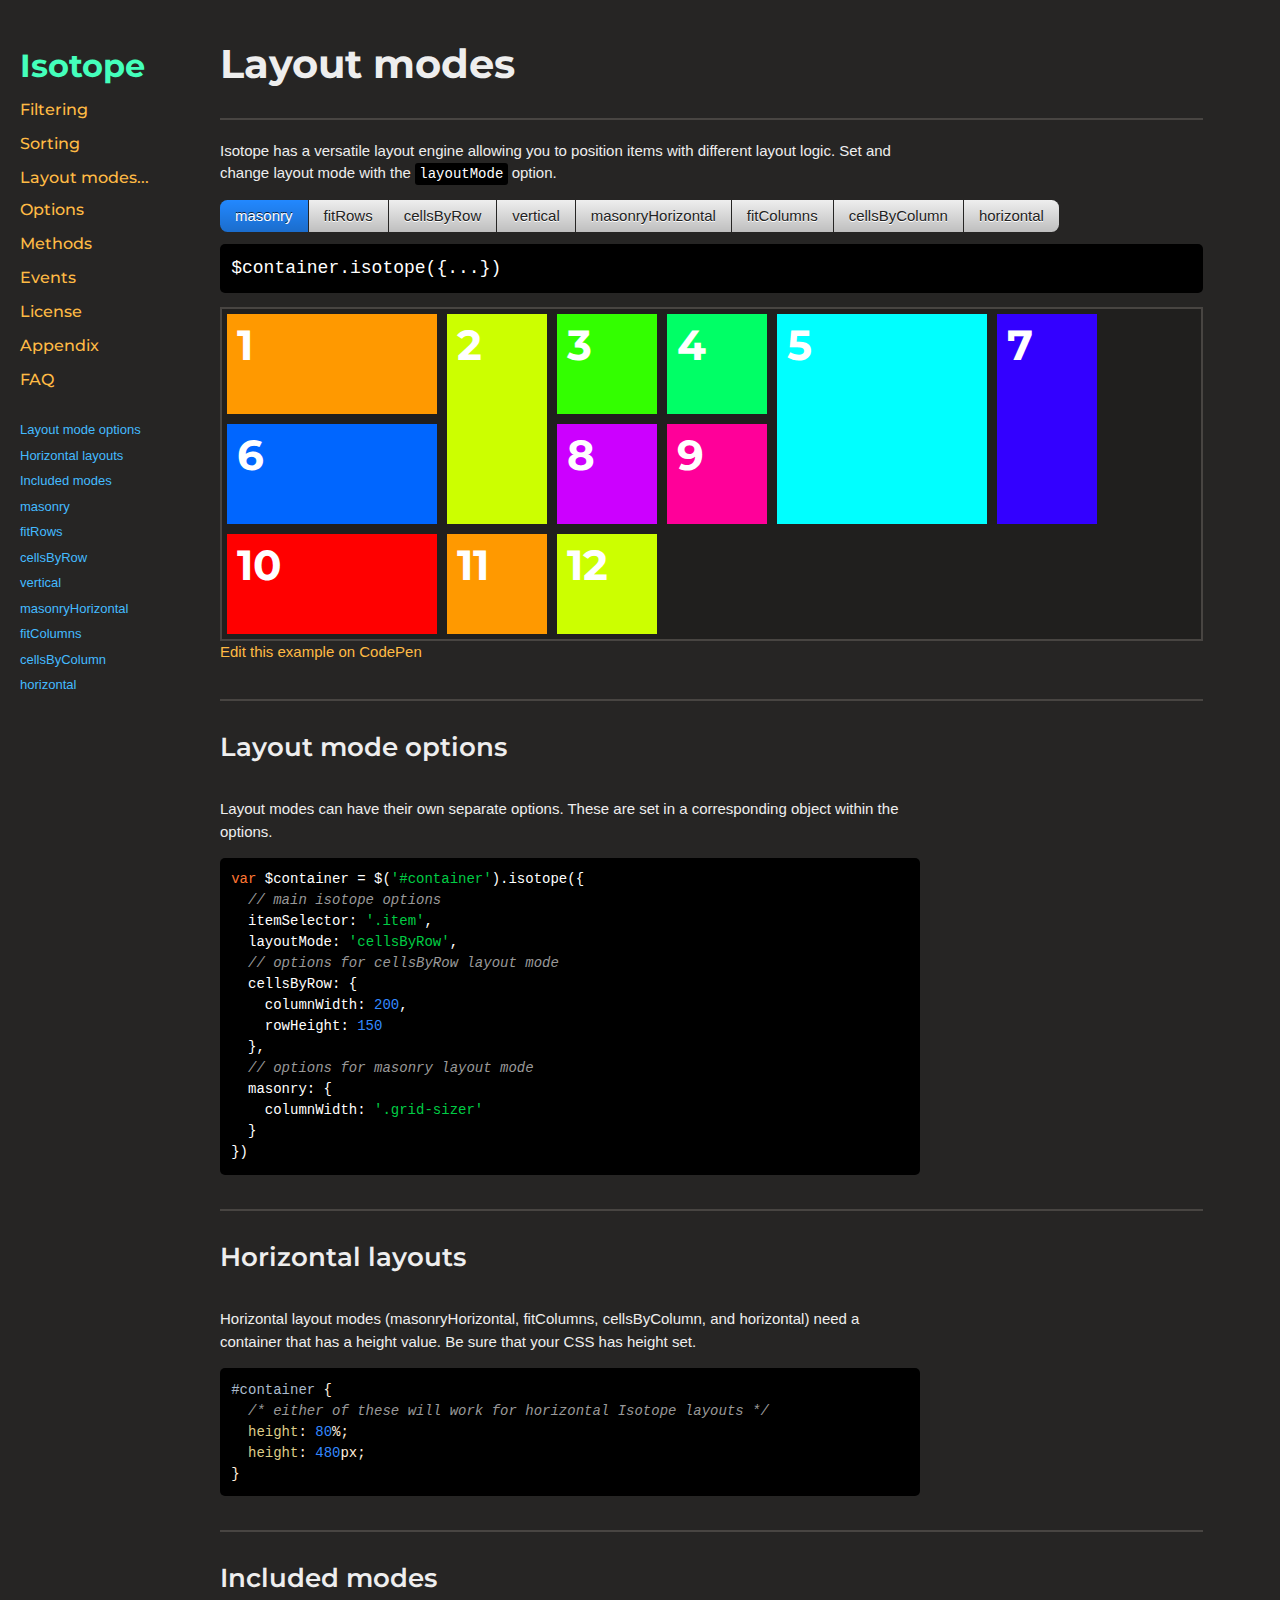
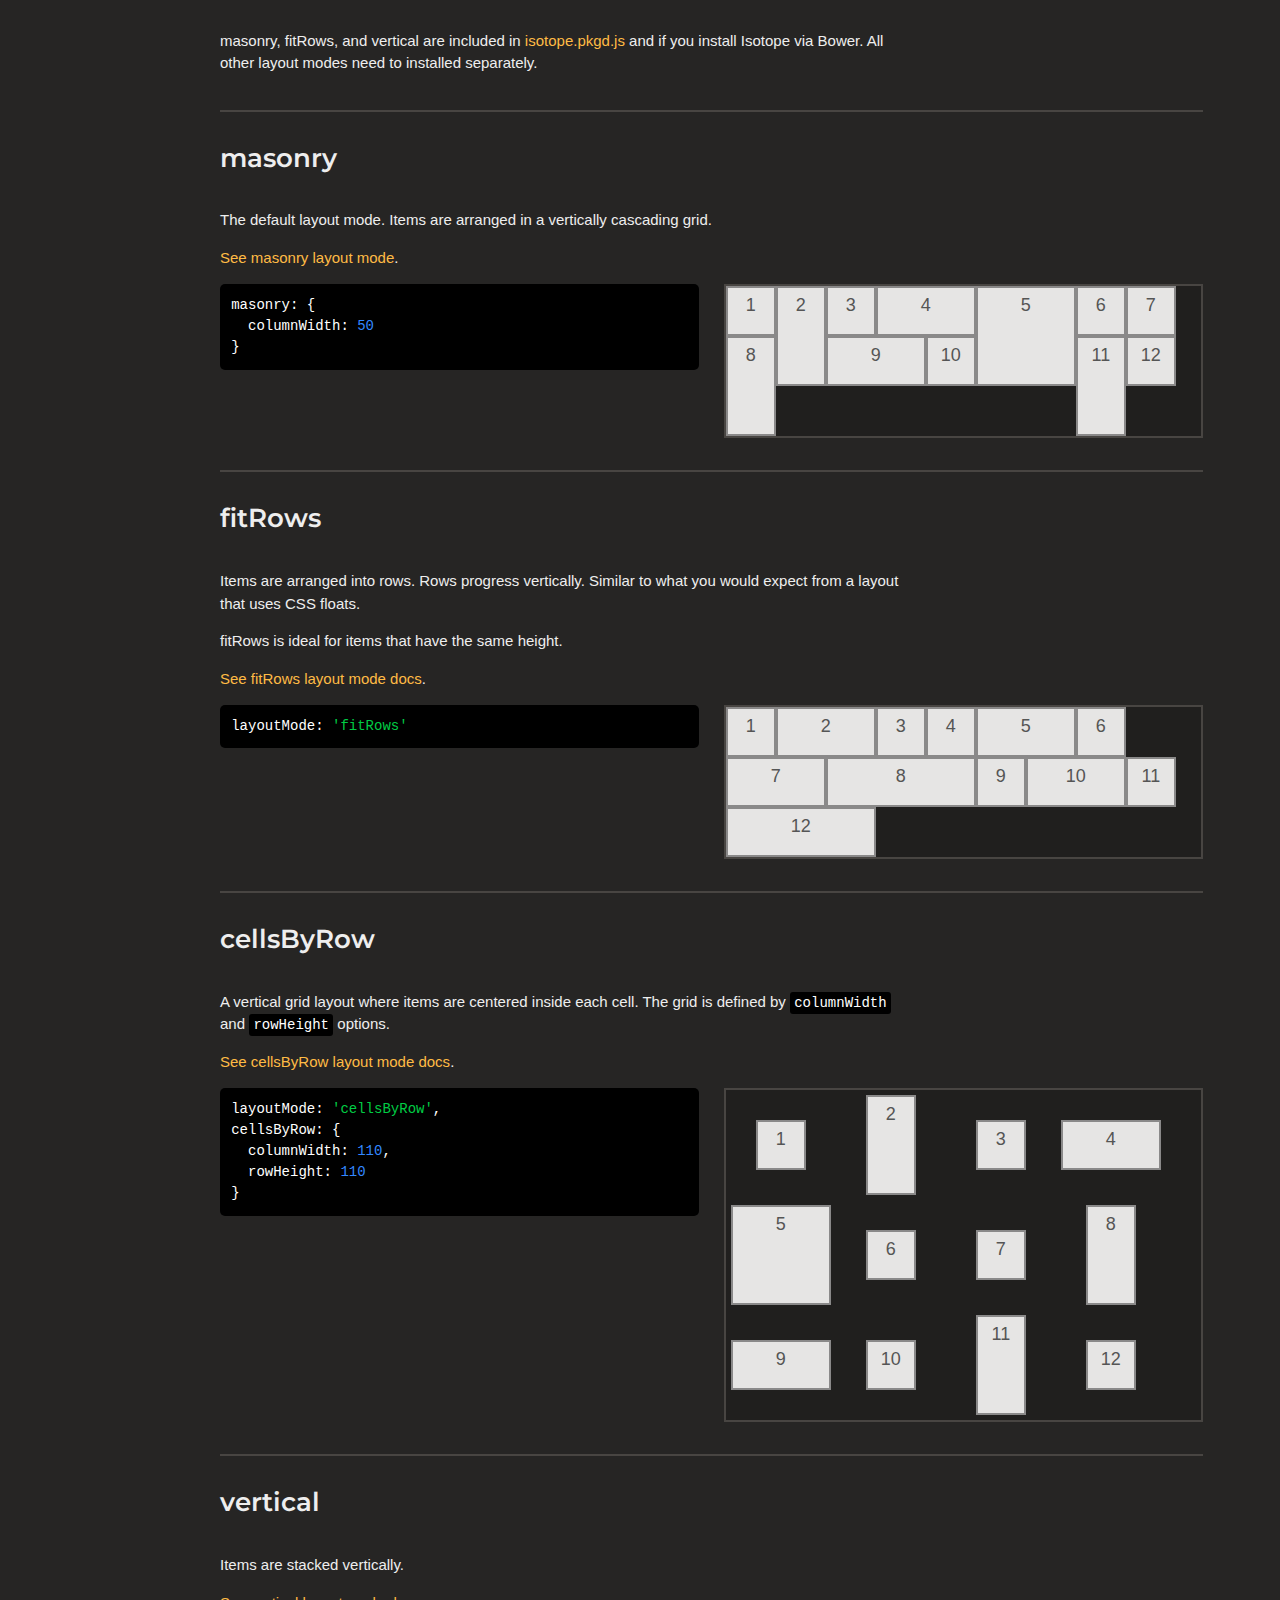
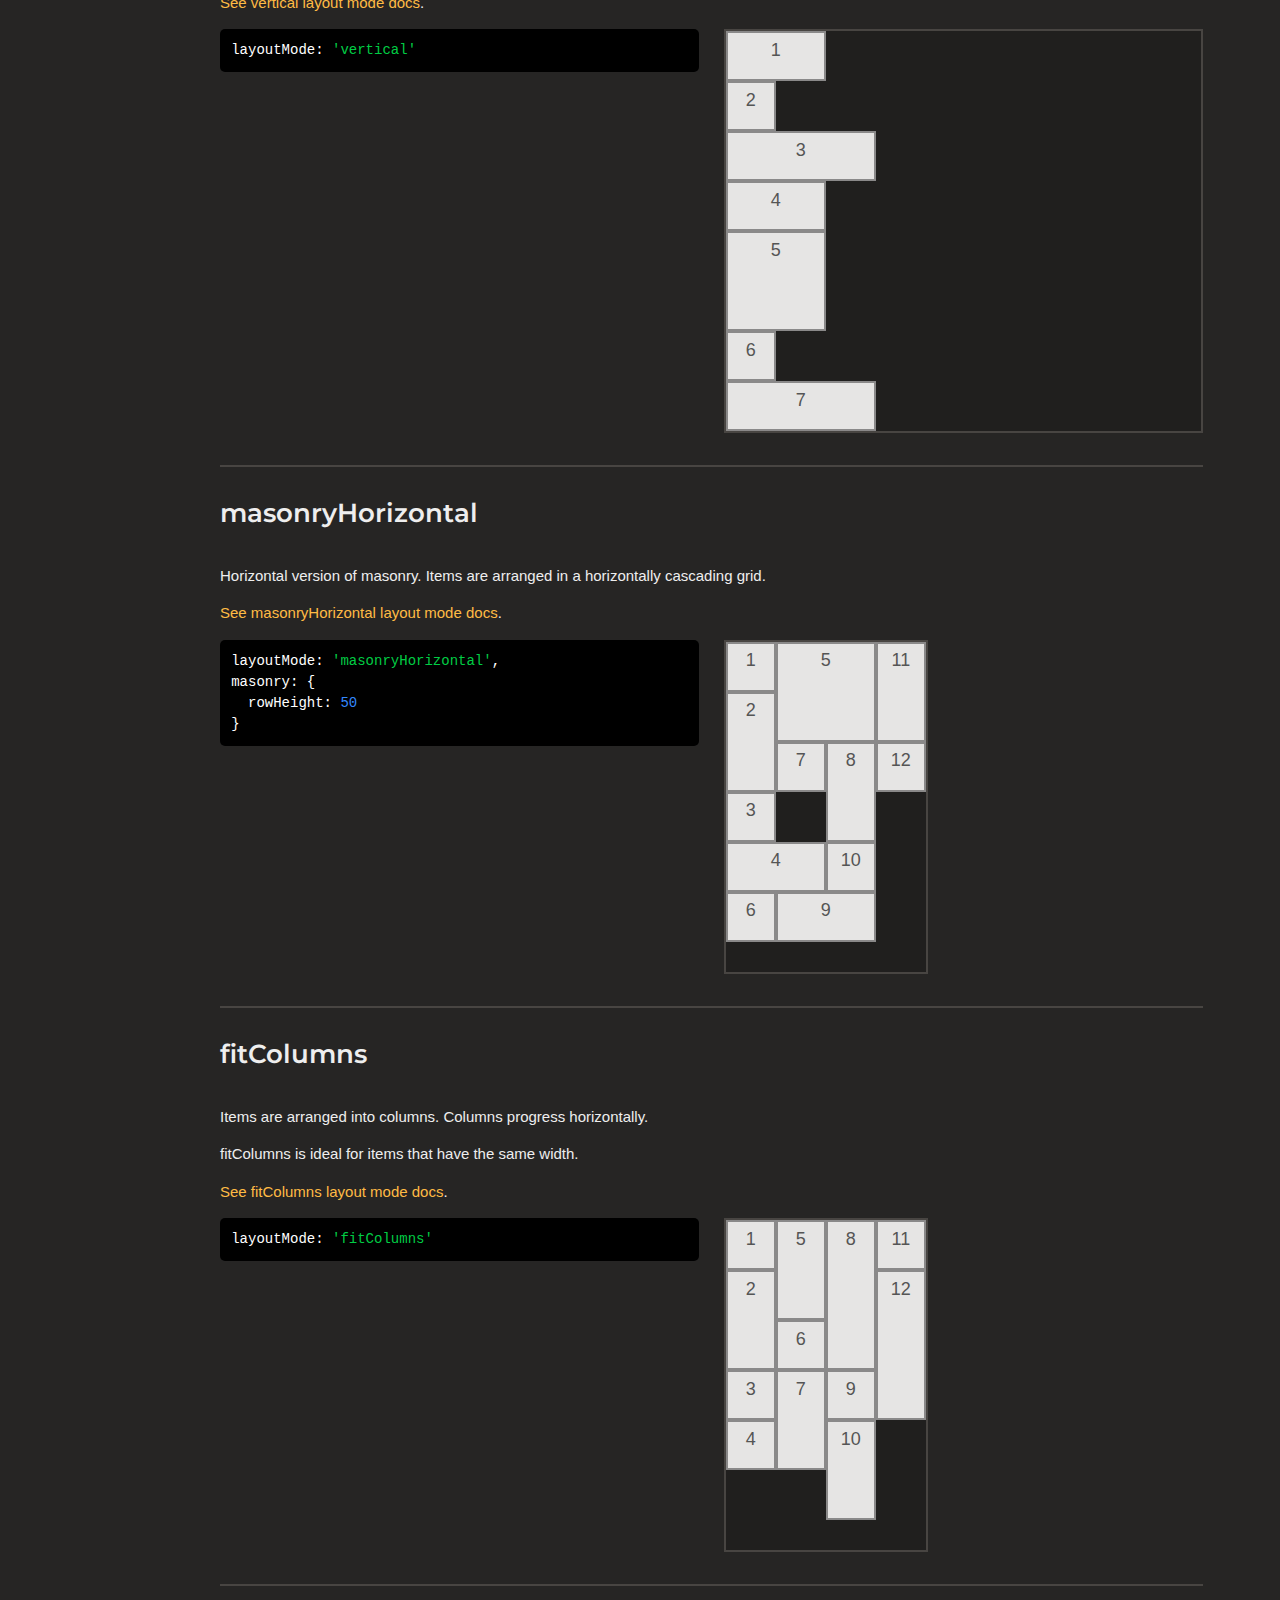
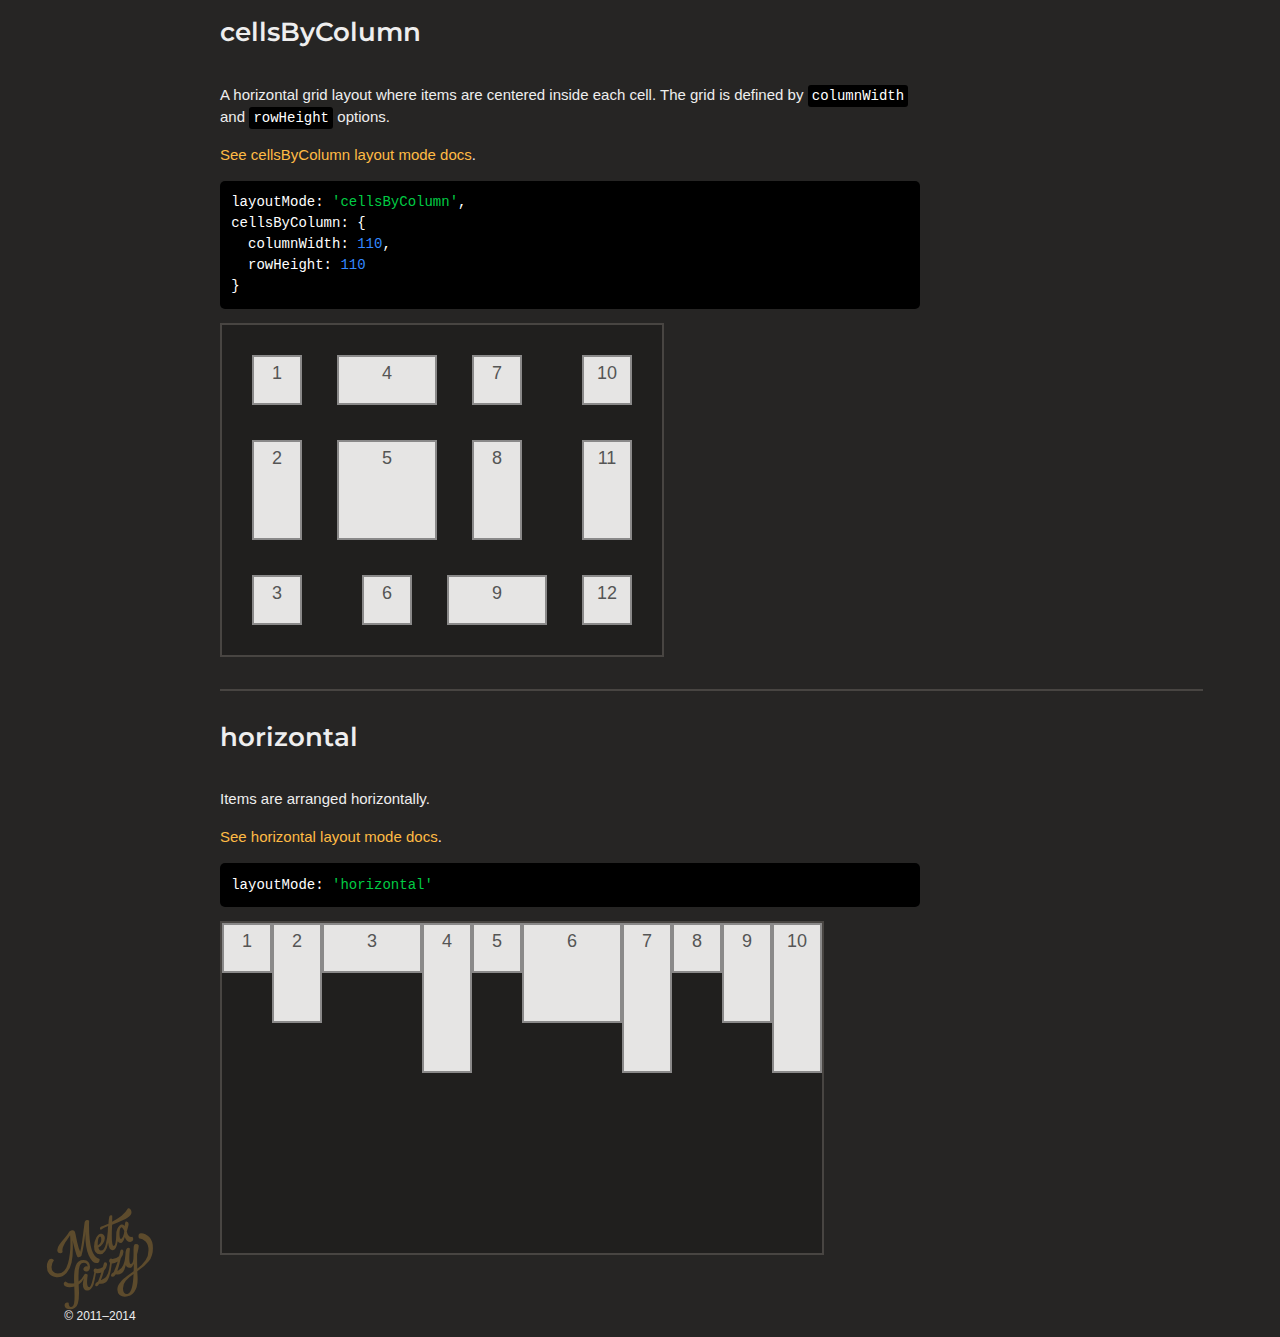
<file: isotope/layout-modes.html>
<!doctype html>
<!--[if lte IE 8]>     <html class="lt-ie9"> <![endif]-->
<!--[if gt IE 8]><!--> <html class=""> <!--<![endif]-->
<head>
  <meta charset="utf-8" />
  <meta http-equiv="X-UA-Compatible" content="IE=edge,chrome=1" />
  <meta name="viewport" content="width=device-width" />
  <meta name="description" content="filter &amp; sort magical layouts" />

  <title>Isotope &middot; Layout modes</title>

  <link rel="stylesheet" href="http://fonts.googleapis.com/css?family=Montserrat:400,700" />

  
    <!-- DEV MODE - including each .css file -->
    
      <link rel="stylesheet" href="bower_components/normalize-css/normalize.css" />
    
      <link rel="stylesheet" href="css/base.css" />
    
      <link rel="stylesheet" href="css/code.css" />
    
      <link rel="stylesheet" href="css/demos.css" />
    
      <link rel="stylesheet" href="css/footer.css" />
    
      <link rel="stylesheet" href="css/hero.css" />
    
      <link rel="stylesheet" href="css/icons.css" />
    
      <link rel="stylesheet" href="css/index.css" />
    
      <link rel="stylesheet" href="css/layout.css" />
    
      <link rel="stylesheet" href="css/modules.css" />
    
      <link rel="stylesheet" href="css/site-nav.css" />
    
  

  
  <meta name="twitter:card" content="summary" />
  <meta name="twitter:site" content="@metafizzyco" />
  <meta name="twitter:url" content="http://isotope.metafizzy.co/layout-modes.html" />
  <meta name="twitter:title" content="Isotope Layout modes" />
  <meta name="twitter:description" content="filter &amp; sort magical layouts" />

</head>
<body class="layout-modes-page" data-page="layout-modes">

  <div id="nav">
    <h1><a href=".">Isotope</a></h1>
    <ol id="site-nav">
      <li class="nav-filtering"><a href="filtering.html">Filtering</a></li>
      <li class="nav-sorting"><a href="sorting.html">Sorting</a></li>
      <li class="nav-layout-modes sub-nav">
        <a href="layout-modes.html">Layout modes</a>
        <ul>
          <li class="nav-masonry"><a href="layout-modes/masonry.html">masonry</a></li>
          <li class="nav-fitrows"><a href="layout-modes/fitrows.html">fitRows</a></li>
          <li class="nav-cellsbyrow"><a href="layout-modes/cellsbyrow.html">cellsByRow</a></li>
          <li class="nav-vertical"><a href="layout-modes/vertical.html">vertical</a></li>
          <li class="nav-masonryhorizontal"><a href="layout-modes/masonryhorizontal.html">masonryHorizontal</a></li>
          <li class="nav-fitcolumns"><a href="layout-modes/fitcolumns.html">fitColumns</a></li>
          <li class="nav-cellsbycolumn"><a href="layout-modes/cellsbycolumn.html">cellsByColumn</a></li>
          <li class="nav-horizontal"><a href="layout-modes/horizontal.html">horizontal</a></li>
        </ul>
      </li>
      <li class="nav-options"><a href="options.html">Options</a></li>
      <li class="nav-methods"><a href="methods.html">Methods</a></li>
      <li class="nav-events"><a href="events.html">Events</a></li>
      <li class="nav-license"><a href="license.html">License</a></li>
      <li class="nav-appendix"><a href="appendix.html">Appendix</a></li>
      <li class="nav-faq"><a href="faq.html">FAQ</a></li>
    </ol>

      
      
        <ul id="page-nav">
          
            <li><a href="#layout-mode-options">Layout mode options</a></li>
          
            <li><a href="#horizontal-layouts">Horizontal layouts</a></li>
          
            <li><a href="#included-modes">Included modes</a></li>
          
            <li><a href="#masonry">masonry</a></li>
          
            <li><a href="#fitrows">fitRows</a></li>
          
            <li><a href="#cellsbyrow">cellsByRow</a></li>
          
            <li><a href="#vertical">vertical</a></li>
          
            <li><a href="#masonryhorizontal">masonryHorizontal</a></li>
          
            <li><a href="#fitcolumns">fitColumns</a></li>
          
            <li><a href="#cellsbycolumn">cellsByColumn</a></li>
          
            <li><a href="#horizontal">horizontal</a></li>
          
        </ul>
      

  </div>

  
  

  <div id="content">

    <div class="primary-content">
      
        <h1>Layout modes</h1>
        
    </div>

    
    

<div class="primary-content">

<p>Isotope has a versatile layout engine allowing you to position items with different layout logic. Set and change layout mode with the <code>layoutMode</code> option.</p>

<div id="layout-modes-demo" class="demo">

    <div class="button-group js-radio-button-group">
      <button class="button is-checked" data-layout-mode-value="masonry" checked="checked">masonry</button>
      <button class="button" data-layout-mode-value="fitRows">fitRows</button>
      <button class="button" data-layout-mode-value="cellsByRow">cellsByRow</button>
      <button class="button" data-layout-mode-value="vertical"> vertical</button>
      <button class="button" data-layout-mode-value="masonryHorizontal" data-is-horizontal="true">masonryHorizontal</button>
      <button class="button" data-layout-mode-value="fitColumns" data-is-horizontal="true">fitColumns</button>
      <button class="button" data-layout-mode-value="cellsByColumn" data-is-horizontal="true">cellsByColumn</button>
      <button class="button" data-layout-mode-value="horizontal" data-is-horizontal="true">horizontal</button>
    </div>

    <pre class="code-display"><code>$container.isotope({...})</code></pre>

    <div class="isotope is-varying-sizes rainbowed">
      <div class="element-item width2"><p class="symbol">1</p></div>
<div class="element-item height2"><p class="symbol">2</p></div>
<div class="element-item"><p class="symbol">3</p></div>
<div class="element-item"><p class="symbol">4</p></div>
<div class="element-item width2 height2"><p class="symbol">5</p></div>
<div class="element-item width2"><p class="symbol">6</p></div>
<div class="element-item height2"><p class="symbol">7</p></div>
<div class="element-item"><p class="symbol">8</p></div>
<div class="element-item"><p class="symbol">9</p></div>
<div class="element-item width2"><p class="symbol">10</p></div>
<div class="element-item"><p class="symbol">11</p></div>
<div class="element-item"><p class="symbol">12</p></div>

    </div>

    <p class="edit"><a href="http://codepen.io/desandro/pen/ClgeH">Edit this example on CodePen</a></p>
</div>

</div><div class="primary-content">

<h2 id="layout-mode-options">Layout mode options</h2>

<p>Layout modes can have their own separate options. These are set in a corresponding object within the options.</p>

<pre><code class="js"><span class="keyword">var</span> $container = $(<span class="string">'#container'</span>).isotope({
  <span class="comment">// main isotope options</span>
  itemSelector: <span class="string">'.item'</span>,
  layoutMode: <span class="string">'cellsByRow'</span>,
  <span class="comment">// options for cellsByRow layout mode</span>
  cellsByRow: {
    columnWidth: <span class="number">200</span>,
    rowHeight: <span class="number">150</span>
  },
  <span class="comment">// options for masonry layout mode</span>
  masonry: {
    columnWidth: <span class="string">'.grid-sizer'</span>
  }
})</code></pre>


</div><div class="primary-content">

<h2 id="horizontal-layouts">Horizontal layouts</h2>

<p>Horizontal layout modes (masonryHorizontal, fitColumns, cellsByColumn, and horizontal) need a container that has a height value. Be sure that your CSS has height set.</p>

<pre><code class="css"><span class="id">#container</span> <span class="rules">{
  <span class="comment">/* either of these will work for horizontal Isotope layouts */</span>
  <span class="rule"><span class="attribute">height</span>:<span class="value"> <span class="number">80</span>%;</span></span>
  <span class="rule"><span class="attribute">height</span>:<span class="value"> <span class="number">480</span>px;</span></span>
<span class="rule">}</span></span></code></pre>


</div><div class="primary-content">

<h2 id="included-modes">Included modes</h2>

<p>masonry, fitRows, and vertical are included in <a href="isotope.pkgd.js">isotope.pkgd.js</a> and if you install Isotope via Bower. All other layout modes need to installed separately.</p>

</div><div class="primary-content">

<h2 id="masonry">masonry</h2>

<p>The default layout mode. Items are arranged in a vertically cascading grid.</p>

<p><a href="layout-modes/masonry.html">See masonry layout mode</a>.</p>

<div class="row example">
  <div class="cell example-code">
<pre><code class="js">masonry: {
  columnWidth: <span class="number">50</span>
}</code></pre>

  </div>
  <div class="cell demo">
    <div class="isotope js-isotope counting" data-isotope-options='{ "masonry": { "columnWidth": 50 } }'>
      <div class="mini-item"></div>
<div class="mini-item h2"></div>
<div class="mini-item"></div>
<div class="mini-item w2"></div>
<div class="mini-item w2 h2"></div>
<div class="mini-item"></div>
<div class="mini-item"></div>
<div class="mini-item h2"></div>
<div class="mini-item w2"></div>
<div class="mini-item"></div>
<div class="mini-item h2"></div>
<div class="mini-item"></div>

    </div>
    <!-- <p class="edit"><a href="http://codepen.io/desandro/pen/osFxj">Edit this example on CodePen</a></p> -->
  </div>
</div>

</div><div class="primary-content">

<h2 id="fitrows">fitRows</h2>

<p>Items are arranged into rows. Rows progress vertically. Similar to what you would expect from a layout that uses CSS floats.</p>

<p>fitRows is ideal for items that have the same height.</p>

<p><a href="layout-modes/fitrows.html">See fitRows layout mode docs</a>.</p>

<div class="row example">
  <div class="cell example-code">
<pre><code class="js">layoutMode: <span class="string">'fitRows'</span></code></pre>

  </div>
  <div class="cell demo">
    <div class="isotope js-isotope counting" data-isotope-options='{ "layoutMode": "fitRows" }'>
      <div class="mini-item"></div>
      <div class="mini-item w2"></div>
      <div class="mini-item"></div>
      <div class="mini-item"></div>
      <div class="mini-item w2"></div>
      <div class="mini-item"></div>
      <div class="mini-item w2"></div>
      <div class="mini-item w3"></div>
      <div class="mini-item"></div>
      <div class="mini-item w2"></div>
      <div class="mini-item"></div>
      <div class="mini-item w3"></div>
    </div>
    <!-- <p class="edit"><a href="http://codepen.io/desandro/pen/adwgL">Edit this example on CodePen</a></p> -->
  </div>
</div>

</div><div class="primary-content">

<h2 id="cellsbyrow">cellsByRow</h2>

<p>A vertical grid layout where items are centered inside each cell. The grid is defined by <code>columnWidth</code> and <code>rowHeight</code> options.</p>

<p><a href="layout-modes/cellsbyrow.html">See cellsByRow layout mode docs</a>.</p>

<div class="row example">
  <div class="cell example-code">
<pre><code class="js">layoutMode: <span class="string">'cellsByRow'</span>,
cellsByRow: {
  columnWidth: <span class="number">110</span>,
  rowHeight: <span class="number">110</span>
}</code></pre>

  </div>
  <div class="cell demo">
    <div class="isotope js-isotope counting" data-isotope-options='{ "layoutMode": "cellsByRow", "cellsByRow": { "columnWidth": 110, "rowHeight": 110 } }'>
      <div class="mini-item"></div>
<div class="mini-item h2"></div>
<div class="mini-item"></div>
<div class="mini-item w2"></div>
<div class="mini-item w2 h2"></div>
<div class="mini-item"></div>
<div class="mini-item"></div>
<div class="mini-item h2"></div>
<div class="mini-item w2"></div>
<div class="mini-item"></div>
<div class="mini-item h2"></div>
<div class="mini-item"></div>

    </div>
    <!-- <p class="edit"><a href="http://codepen.io/desandro/pen/osFxj">Edit this example on CodePen</a></p> -->
  </div>
</div>

</div><div class="primary-content">

<h2 id="vertical">vertical</h2>

<p>Items are stacked vertically.</p>

<p><a href="layout-modes/vertical.html">See vertical layout mode docs</a>.</p>

<div class="row example">
  <div class="cell example-code">
<pre><code class="js">layoutMode: <span class="string">'vertical'</span></code></pre>

  </div>
  <div class="cell demo">
    <div class="isotope js-isotope counting" data-isotope-options='{ "layoutMode": "vertical" }'>
      <div class="mini-item w2"></div>
      <div class="mini-item"></div>
      <div class="mini-item w3"></div>
      <div class="mini-item w2"></div>
      <div class="mini-item w2 h2"></div>
      <div class="mini-item"></div>
      <div class="mini-item w3"></div>
    </div>
    <!-- <p class="edit"><a href="http://codepen.io/desandro/pen/osFxj">Edit this example on CodePen</a></p> -->
  </div>
</div>

</div><div class="primary-content">

<h2 id="masonryhorizontal">masonryHorizontal</h2>

<p>Horizontal version of masonry. Items are arranged in a horizontally cascading grid.</p>

<p><a href="layout-modes/masonryhorizontal.html">See masonryHorizontal layout mode docs</a>.</p>

<div class="row example">
  <div class="cell example-code">
<pre><code class="js">layoutMode: <span class="string">'masonryHorizontal'</span>,
masonry: {
  rowHeight: <span class="number">50</span>
}</code></pre>

  </div>
  <div class="cell demo">
    <div class="isotope js-isotope horizontal counting" data-isotope-options='{ "layoutMode": "masonryHorizontal", "masonry": { "rowHeight": 50 } }'>
      <div class="mini-item"></div>
<div class="mini-item h2"></div>
<div class="mini-item"></div>
<div class="mini-item w2"></div>
<div class="mini-item w2 h2"></div>
<div class="mini-item"></div>
<div class="mini-item"></div>
<div class="mini-item h2"></div>
<div class="mini-item w2"></div>
<div class="mini-item"></div>
<div class="mini-item h2"></div>
<div class="mini-item"></div>

    </div>
    <!-- <p class="edit"><a href="http://codepen.io/desandro/pen/osFxj">Edit this example on CodePen</a></p> -->
  </div>
</div>

</div><div class="primary-content">

<h2 id="fitcolumns">fitColumns</h2>

<p>Items are arranged into columns. Columns progress horizontally.</p>

<p>fitColumns is ideal for items that have the same width.</p>

<p><a href="layout-modes/fitcolumns.html">See fitColumns layout mode docs</a>.</p>

<div class="row example">
  <div class="cell example-code">
<pre><code class="js">layoutMode: <span class="string">'fitColumns'</span></code></pre>

  </div>
  <div class="cell demo">
    <div class="isotope js-isotope horizontal counting" data-isotope-options='{ "layoutMode": "fitColumns" }'>
      <div class="mini-item"></div>
      <div class="mini-item h2"></div>
      <div class="mini-item"></div>
      <div class="mini-item"></div>
      <div class="mini-item h2"></div>
      <div class="mini-item"></div>
      <div class="mini-item h2"></div>
      <div class="mini-item h3"></div>
      <div class="mini-item"></div>
      <div class="mini-item h2"></div>
      <div class="mini-item"></div>
      <div class="mini-item h3"></div>
    </div>
    <!-- <p class="edit"><a href="http://codepen.io/desandro/pen/adwgL">Edit this example on CodePen</a></p> -->
  </div>
</div>

</div><div class="primary-content">

<h2 id="cellsByColumn">cellsByColumn</h2>

<p>A horizontal grid layout where items are centered inside each cell. The grid is defined by <code>columnWidth</code> and <code>rowHeight</code> options.</p>

<p><a href="layout-modes/cellsbycolumn.html">See cellsByColumn layout mode docs</a>.</p>

<pre><code class="js">layoutMode: <span class="string">'cellsByColumn'</span>,
cellsByColumn: {
  columnWidth: <span class="number">110</span>,
  rowHeight: <span class="number">110</span>
}</code></pre>



  <div class="demo">
    <div class="isotope js-isotope counting horizontal" data-isotope-options='{ "layoutMode": "cellsByColumn", "cellsByColumn": { "columnWidth": 110, "rowHeight": 110 } }'>
      <div class="mini-item"></div>
<div class="mini-item h2"></div>
<div class="mini-item"></div>
<div class="mini-item w2"></div>
<div class="mini-item w2 h2"></div>
<div class="mini-item"></div>
<div class="mini-item"></div>
<div class="mini-item h2"></div>
<div class="mini-item w2"></div>
<div class="mini-item"></div>
<div class="mini-item h2"></div>
<div class="mini-item"></div>

    </div>
    <!-- <p class="edit"><a href="http://codepen.io/desandro/pen/osFxj">Edit this example on CodePen</a></p> -->
  </div>


</div><div class="primary-content">

<h2 id="horizontal">horizontal</h2>

<p>Items are arranged horizontally.</p>

<p><a href="layout-modes/horizontal.html">See horizontal layout mode docs</a>.</p>

<pre><code class="js">layoutMode: <span class="string">'horizontal'</span></code></pre>



  <div class="demo">
    <div class="isotope js-isotope counting horizontal" data-isotope-options='{ "layoutMode": "horizontal" }'>
      <div class="mini-item"></div>
      <div class="mini-item h2"></div>
      <div class="mini-item w2"></div>
      <div class="mini-item h3"></div>
      <div class="mini-item"></div>
      <div class="mini-item w2 h2"></div>
      <div class="mini-item h3"></div>
      <div class="mini-item"></div>
      <div class="mini-item h2"></div>
      <div class="mini-item h3"></div>
    </div>
    <!-- <p class="edit"><a href="http://codepen.io/desandro/pen/osFxj">Edit this example on CodePen</a></p> -->
  </div>

</div>

  </div>

  <div id="footer">
    <div class="footer-content">
      
      <a class="metafizzy-logo" href="http://metafizzy.co">M<span class="etafizzy">etafizzy</span></a>
      <span class="copyright">&copy; 2011&ndash;2014</span>
    </div>
  </div>

<!-- Isotope does NOT require jQuery. But it does make things easier -->
<script src="http://ajax.googleapis.com/ajax/libs/jquery/1.10.2/jquery.min.js"></script>
<script>window.jQuery || document.write('<script src="bower_components/jquery/jquery.min.js"><\/script>')</script>


  <!-- DEV MODE - including each .js file -->
  
    <script src="bower_components/classie/classie.js"></script>
  
    <script src="bower_components/eventie/eventie.js"></script>
  
    <script src="bower_components/doc-ready/doc-ready.js"></script>
  
    <script src="bower_components/get-style-property/get-style-property.js"></script>
  
    <script src="bower_components/get-size/get-size.js"></script>
  
    <script src="bower_components/eventEmitter/EventEmitter.js"></script>
  
    <script src="bower_components/imagesloaded/imagesloaded.js"></script>
  
    <script src="bower_components/jquery-bridget/jquery.bridget.js"></script>
  
    <script src="bower_components/matches-selector/matches-selector.js"></script>
  
    <script src="bower_components/outlayer/item.js"></script>
  
    <script src="bower_components/outlayer/outlayer.js"></script>
  
    <script src="bower_components/masonry/masonry.js"></script>
  
    <script src="bower_components/isotope/js/item.js"></script>
  
    <script src="bower_components/isotope/js/layout-mode.js"></script>
  
    <script src="bower_components/isotope/js/isotope.js"></script>
  
    <script src="bower_components/isotope/js/layout-modes/vertical.js"></script>
  
    <script src="bower_components/isotope/js/layout-modes/fit-rows.js"></script>
  
    <script src="bower_components/isotope/js/layout-modes/masonry.js"></script>
  
    <script src="bower_components/isotope-cells-by-column/cells-by-column.js"></script>
  
    <script src="bower_components/isotope-cells-by-row/cells-by-row.js"></script>
  
    <script src="bower_components/isotope-fit-columns/fit-columns.js"></script>
  
    <script src="bower_components/isotope-horizontal/horizontal.js"></script>
  
    <script src="bower_components/isotope-masonry-horizontal/masonry-horizontal.js"></script>
  
    <script src="js/vendor/highlight.pack.js"></script>
  
    <script src="js/controller.js"></script>
  
    <script src="js/pages/appendix.js"></script>
  
    <script src="js/pages/events.js"></script>
  
    <script src="js/pages/filtering.js"></script>
  
    <script src="js/pages/index.js"></script>
  
    <script src="js/pages/layout-modes.js"></script>
  
    <script src="js/pages/methods.js"></script>
  
    <script src="js/pages/sorting.js"></script>
  
    <script src="js/pages/vertical.js"></script>
  




</body>
</html>
</file>
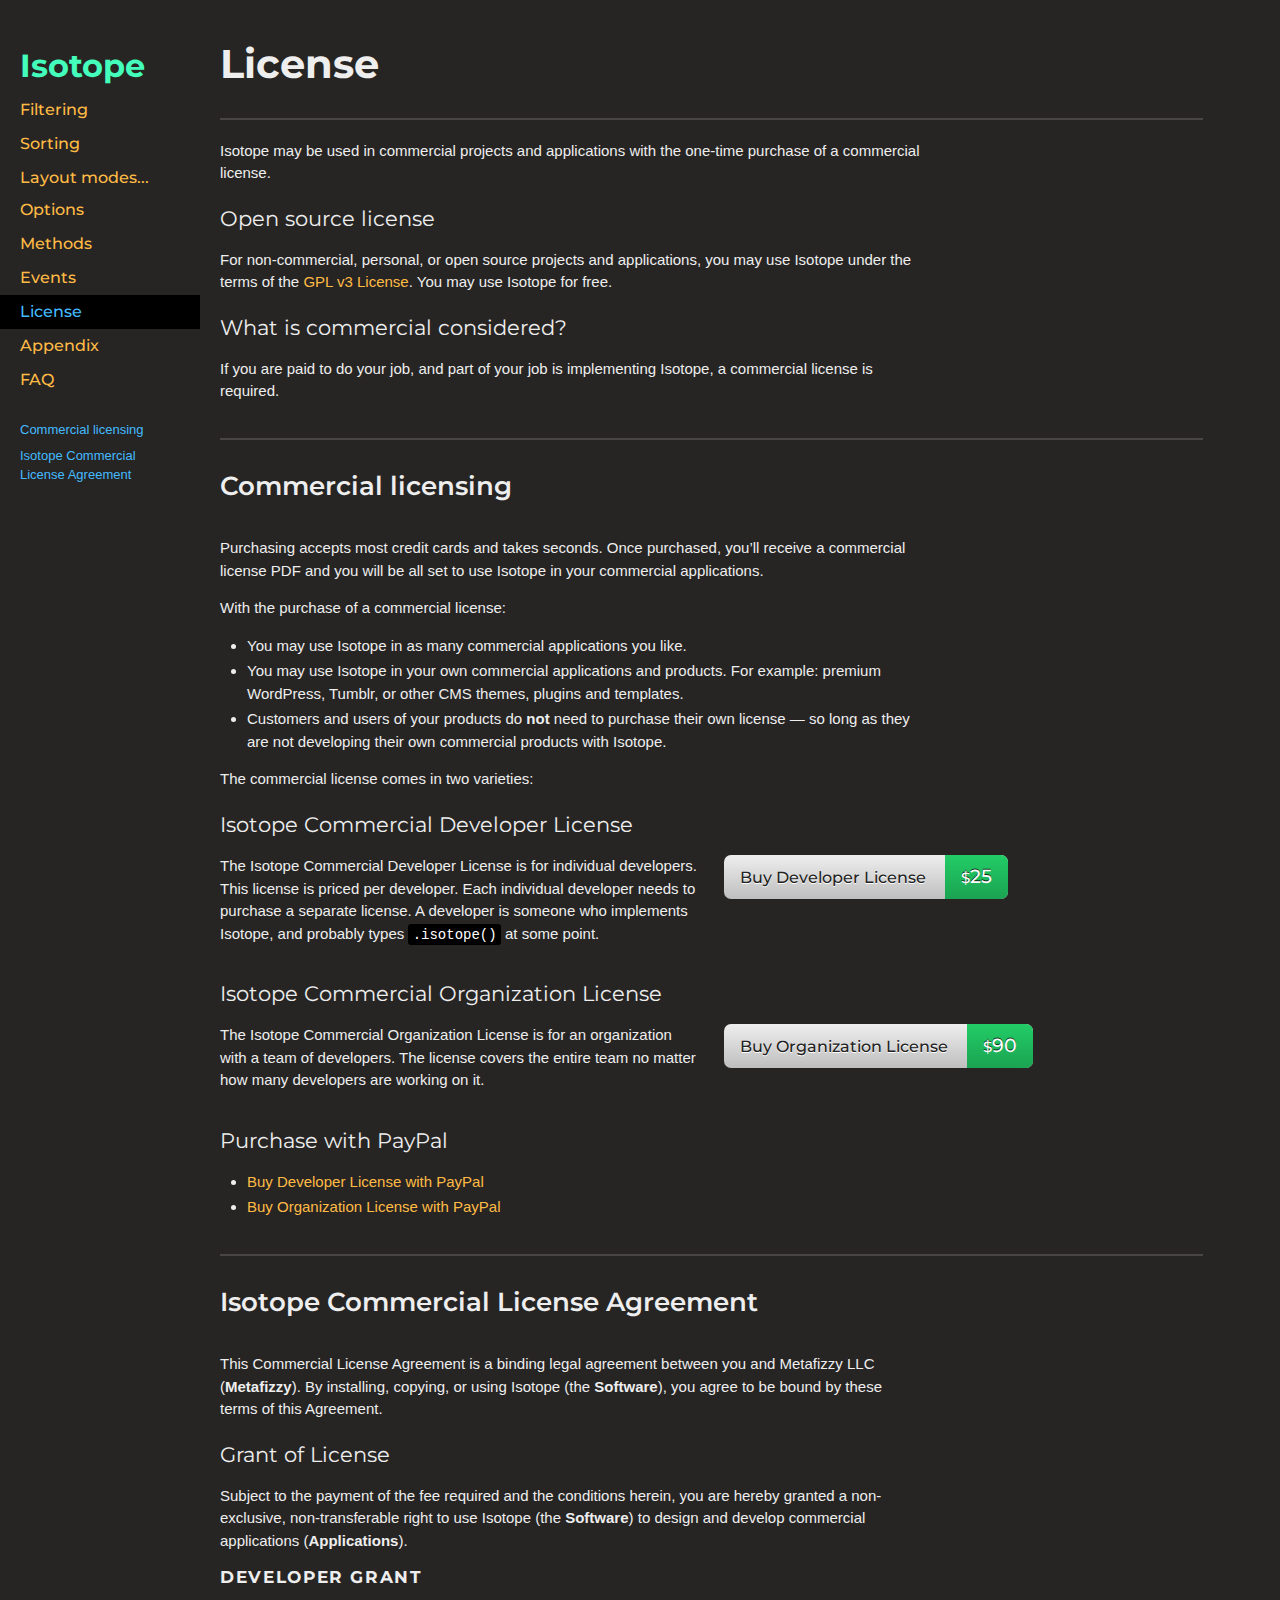
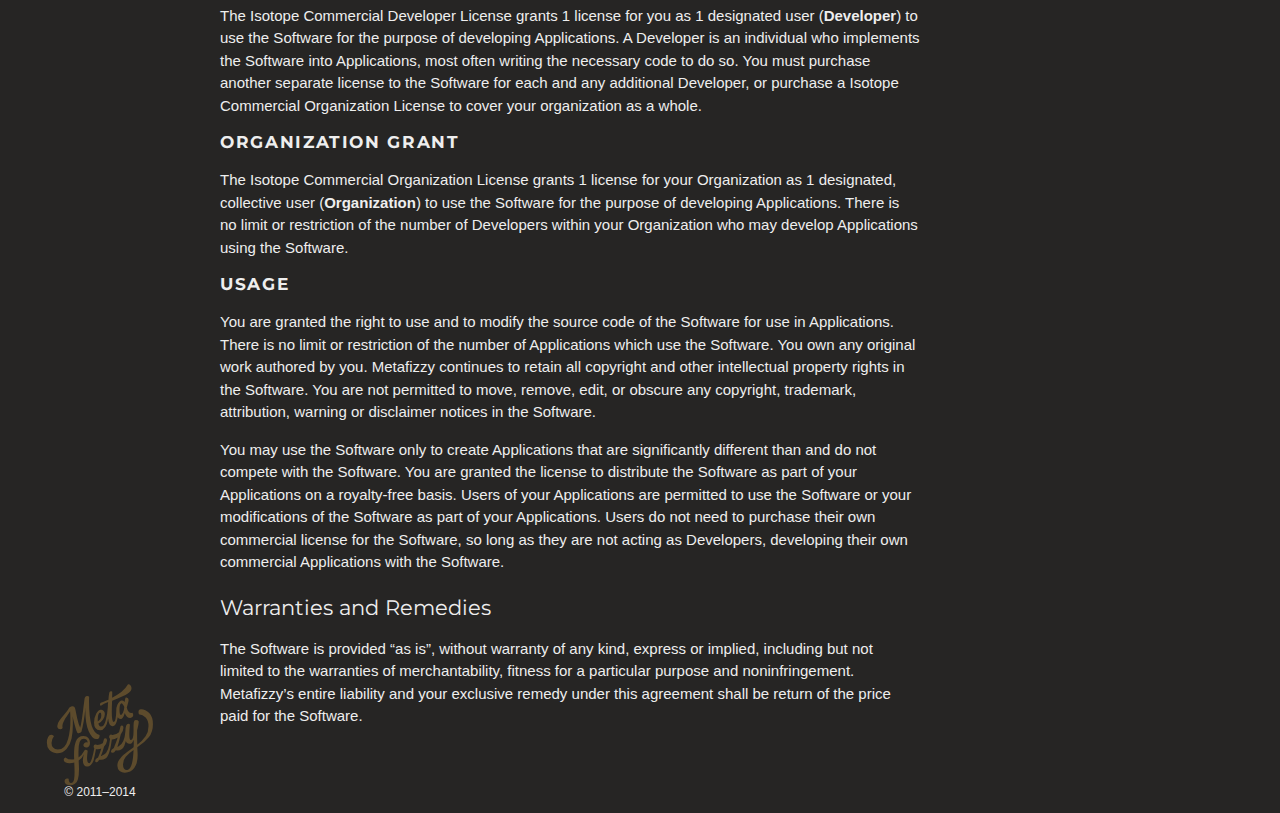
<file: isotope/license.html>
<!doctype html>
<!--[if lte IE 8]>     <html class="lt-ie9"> <![endif]-->
<!--[if gt IE 8]><!--> <html class=""> <!--<![endif]-->
<head>
  <meta charset="utf-8" />
  <meta http-equiv="X-UA-Compatible" content="IE=edge,chrome=1" />
  <meta name="viewport" content="width=device-width" />
  <meta name="description" content="filter &amp; sort magical layouts" />

  <title>Isotope &middot; License</title>

  <link rel="stylesheet" href="http://fonts.googleapis.com/css?family=Montserrat:400,700" />

  
    <!-- DEV MODE - including each .css file -->
    
      <link rel="stylesheet" href="bower_components/normalize-css/normalize.css" />
    
      <link rel="stylesheet" href="css/base.css" />
    
      <link rel="stylesheet" href="css/code.css" />
    
      <link rel="stylesheet" href="css/demos.css" />
    
      <link rel="stylesheet" href="css/footer.css" />
    
      <link rel="stylesheet" href="css/hero.css" />
    
      <link rel="stylesheet" href="css/icons.css" />
    
      <link rel="stylesheet" href="css/index.css" />
    
      <link rel="stylesheet" href="css/layout.css" />
    
      <link rel="stylesheet" href="css/modules.css" />
    
      <link rel="stylesheet" href="css/site-nav.css" />
    
  

  
  <meta name="twitter:card" content="summary" />
  <meta name="twitter:site" content="@metafizzyco" />
  <meta name="twitter:url" content="http://isotope.metafizzy.co/license.html" />
  <meta name="twitter:title" content="Isotope License" />
  <meta name="twitter:description" content="filter &amp; sort magical layouts" />

</head>
<body class="license-page" data-page="license">

  <div id="nav">
    <h1><a href=".">Isotope</a></h1>
    <ol id="site-nav">
      <li class="nav-filtering"><a href="filtering.html">Filtering</a></li>
      <li class="nav-sorting"><a href="sorting.html">Sorting</a></li>
      <li class="nav-layout-modes sub-nav">
        <a href="layout-modes.html">Layout modes</a>
        <ul>
          <li class="nav-masonry"><a href="layout-modes/masonry.html">masonry</a></li>
          <li class="nav-fitrows"><a href="layout-modes/fitrows.html">fitRows</a></li>
          <li class="nav-cellsbyrow"><a href="layout-modes/cellsbyrow.html">cellsByRow</a></li>
          <li class="nav-vertical"><a href="layout-modes/vertical.html">vertical</a></li>
          <li class="nav-masonryhorizontal"><a href="layout-modes/masonryhorizontal.html">masonryHorizontal</a></li>
          <li class="nav-fitcolumns"><a href="layout-modes/fitcolumns.html">fitColumns</a></li>
          <li class="nav-cellsbycolumn"><a href="layout-modes/cellsbycolumn.html">cellsByColumn</a></li>
          <li class="nav-horizontal"><a href="layout-modes/horizontal.html">horizontal</a></li>
        </ul>
      </li>
      <li class="nav-options"><a href="options.html">Options</a></li>
      <li class="nav-methods"><a href="methods.html">Methods</a></li>
      <li class="nav-events"><a href="events.html">Events</a></li>
      <li class="nav-license"><a href="license.html">License</a></li>
      <li class="nav-appendix"><a href="appendix.html">Appendix</a></li>
      <li class="nav-faq"><a href="faq.html">FAQ</a></li>
    </ol>

      
      
        <ul id="page-nav">
          
            <li><a href="#commercial-licensing">Commercial licensing</a></li>
          
            <li><a href="#isotope-commercial-license-agreement">Isotope Commercial License Agreement</a></li>
          
        </ul>
      

  </div>

  
  

  <div id="content">

    <div class="primary-content">
      
        <h1>License</h1>
        
    </div>

    
    
<div class="primary-content">

<p>Isotope may be used in commercial projects and applications with the one-time purchase of a commercial license.</p>

<h3>Open source license</h3>

<p>For non-commercial, personal, or open source projects and applications, you may use Isotope under the terms of the <a href="http://choosealicense.com/licenses/gpl-v3/">GPL v3 License</a>. You may use Isotope for free.</p>

<h3>What is commercial considered?</h3>

<p>If you are paid to do your job, and part of your job is implementing Isotope, a commercial license is required.</p>

</div><div class="primary-content">

<h2 id="commercial-licensing">Commercial licensing</h2>

<p>Purchasing accepts most credit cards and takes seconds. Once purchased, you&rsquo;ll receive a commercial license PDF and you will be all set to use Isotope in your commercial applications.</p>

<p>With the purchase of a commercial license:</p>

<ul>
  <li>You may use Isotope in as many commercial applications you like.</li>
  <li>You may use Isotope in your own commercial applications and products. For example: premium WordPress, Tumblr, or other CMS themes, plugins and templates.</li>
  <li>Customers and users of your products do <strong>not</strong> need to purchase their own license &mdash; so long as they are not developing their own commercial products with Isotope.</li>
</ul>

<p>The commercial license comes in two varieties:</p>

<h3>Isotope Commercial Developer License</h3>

<div class="row">
  <div class="cell">
    <p>The Isotope Commercial Developer License is for individual developers. This license is priced per developer. Each individual developer needs to purchase a separate license. A developer is someone who implements Isotope, and probably types <code>.isotope()</code> at some point.</p>
  </div>
  <div class="cell">
    <a class="button buy-button" href="https://www.simplegoods.co/i/WFOLIVJF">
  <span class="label">Buy Developer License</span>
  <span class="price">
    <span class="dollar">$</span><span class="amount">25</span>
  </span>
</a>

  </div>
</div>

<h3>Isotope Commercial Organization License</h3>

<div class="row">
  <div class="cell">
    <p>The Isotope Commercial Organization License is for an organization with a team of developers. The license covers the entire team no matter how many developers are working on it.</p>
  </div>
  <div class="cell">
    <a class="button buy-button" href="https://www.simplegoods.co/i/NWONVKMO">
  <span class="label">Buy Organization License</span>
  <span class="price">
    <span class="dollar">$</span><span class="amount">90</span>
  </span>
</a>

  </div>
</div>

<h3 id="paypal">Purchase with PayPal</h3>

<ul>
  <li><a href="http://pul.ly/b/13620">Buy Developer License with PayPal</a></li>
  <li><a href="http://pul.ly/b/36595">Buy Organization License with PayPal</a></li>
</ul>

</div><div class="primary-content">

<h2 id="isotope-commercial-license-agreement">Isotope Commercial License Agreement</h2>

<p>This Commercial License Agreement is a binding legal agreement between you and Metafizzy LLC (<b>Metafizzy</b>). By installing, copying, or using Isotope (the <b>Software</b>), you agree to be bound by these terms of this Agreement.</p>

<h3>Grant of License</h3>

<p>Subject to the payment of the fee required and the conditions herein, you are hereby granted a non-exclusive, non-transferable right to use Isotope (the <b>Software</b>) to design and develop commercial applications (<b>Applications</b>).</p>

<h4>Developer Grant</h4>

<p>The Isotope Commercial Developer License grants 1 license for you as 1 designated user (<b>Developer</b>) to use the Software for the purpose of developing Applications. A Developer is an individual who implements the Software into Applications, most often writing the necessary code to do so. You must purchase another separate license to the Software for each and any additional Developer, or purchase a Isotope Commercial Organization License to cover your organization as a whole.</p>

<h4>Organization Grant</h4>

<p>The Isotope Commercial Organization License grants 1 license for your Organization as 1 designated, collective user (<b>Organization</b>) to use the Software for the purpose of developing Applications. There is no limit or restriction of the number of Developers within your Organization who may develop Applications using the Software.</p>

<h4>Usage</h4>

<p>You are granted the right to use and to modify the source code of the Software for use in Applications. There is no limit or restriction of the number of Applications which use the Software. You own any original work authored by you. Metafizzy continues to retain all copyright and other intellectual property rights in the Software. You are not permitted to move, remove, edit, or obscure any copyright, trademark, attribution, warning or disclaimer notices in the Software.</p>

<p>You may use the Software only to create Applications that are significantly different than and do not compete with the Software. You are granted the license to distribute the Software as part of your Applications on a royalty-free basis. Users of your Applications are permitted to use the Software or your modifications of the Software as part of your Applications. Users do not need to purchase their own commercial license for the Software, so long as they are not acting as Developers, developing their own commercial Applications with the Software.</p>

<h3>Warranties and Remedies</h3>

<p>The Software is provided &ldquo;as is&rdquo;, without warranty of any kind, express or implied, including but not limited to the warranties of merchantability, fitness for a particular purpose and noninfringement. Metafizzy&rsquo;s entire liability and your exclusive remedy under this agreement shall be return of the price paid for the Software.</p>

</div>


  </div>

  <div id="footer">
    <div class="footer-content">
      
      <a class="metafizzy-logo" href="http://metafizzy.co">M<span class="etafizzy">etafizzy</span></a>
      <span class="copyright">&copy; 2011&ndash;2014</span>
    </div>
  </div>

<!-- Isotope does NOT require jQuery. But it does make things easier -->
<script src="http://ajax.googleapis.com/ajax/libs/jquery/1.10.2/jquery.min.js"></script>
<script>window.jQuery || document.write('<script src="bower_components/jquery/jquery.min.js"><\/script>')</script>


  <!-- DEV MODE - including each .js file -->
  
    <script src="bower_components/classie/classie.js"></script>
  
    <script src="bower_components/eventie/eventie.js"></script>
  
    <script src="bower_components/doc-ready/doc-ready.js"></script>
  
    <script src="bower_components/get-style-property/get-style-property.js"></script>
  
    <script src="bower_components/get-size/get-size.js"></script>
  
    <script src="bower_components/eventEmitter/EventEmitter.js"></script>
  
    <script src="bower_components/imagesloaded/imagesloaded.js"></script>
  
    <script src="bower_components/jquery-bridget/jquery.bridget.js"></script>
  
    <script src="bower_components/matches-selector/matches-selector.js"></script>
  
    <script src="bower_components/outlayer/item.js"></script>
  
    <script src="bower_components/outlayer/outlayer.js"></script>
  
    <script src="bower_components/masonry/masonry.js"></script>
  
    <script src="bower_components/isotope/js/item.js"></script>
  
    <script src="bower_components/isotope/js/layout-mode.js"></script>
  
    <script src="bower_components/isotope/js/isotope.js"></script>
  
    <script src="bower_components/isotope/js/layout-modes/vertical.js"></script>
  
    <script src="bower_components/isotope/js/layout-modes/fit-rows.js"></script>
  
    <script src="bower_components/isotope/js/layout-modes/masonry.js"></script>
  
    <script src="bower_components/isotope-cells-by-column/cells-by-column.js"></script>
  
    <script src="bower_components/isotope-cells-by-row/cells-by-row.js"></script>
  
    <script src="bower_components/isotope-fit-columns/fit-columns.js"></script>
  
    <script src="bower_components/isotope-horizontal/horizontal.js"></script>
  
    <script src="bower_components/isotope-masonry-horizontal/masonry-horizontal.js"></script>
  
    <script src="js/vendor/highlight.pack.js"></script>
  
    <script src="js/controller.js"></script>
  
    <script src="js/pages/appendix.js"></script>
  
    <script src="js/pages/events.js"></script>
  
    <script src="js/pages/filtering.js"></script>
  
    <script src="js/pages/index.js"></script>
  
    <script src="js/pages/layout-modes.js"></script>
  
    <script src="js/pages/methods.js"></script>
  
    <script src="js/pages/sorting.js"></script>
  
    <script src="js/pages/vertical.js"></script>
  




</body>
</html>
</file>
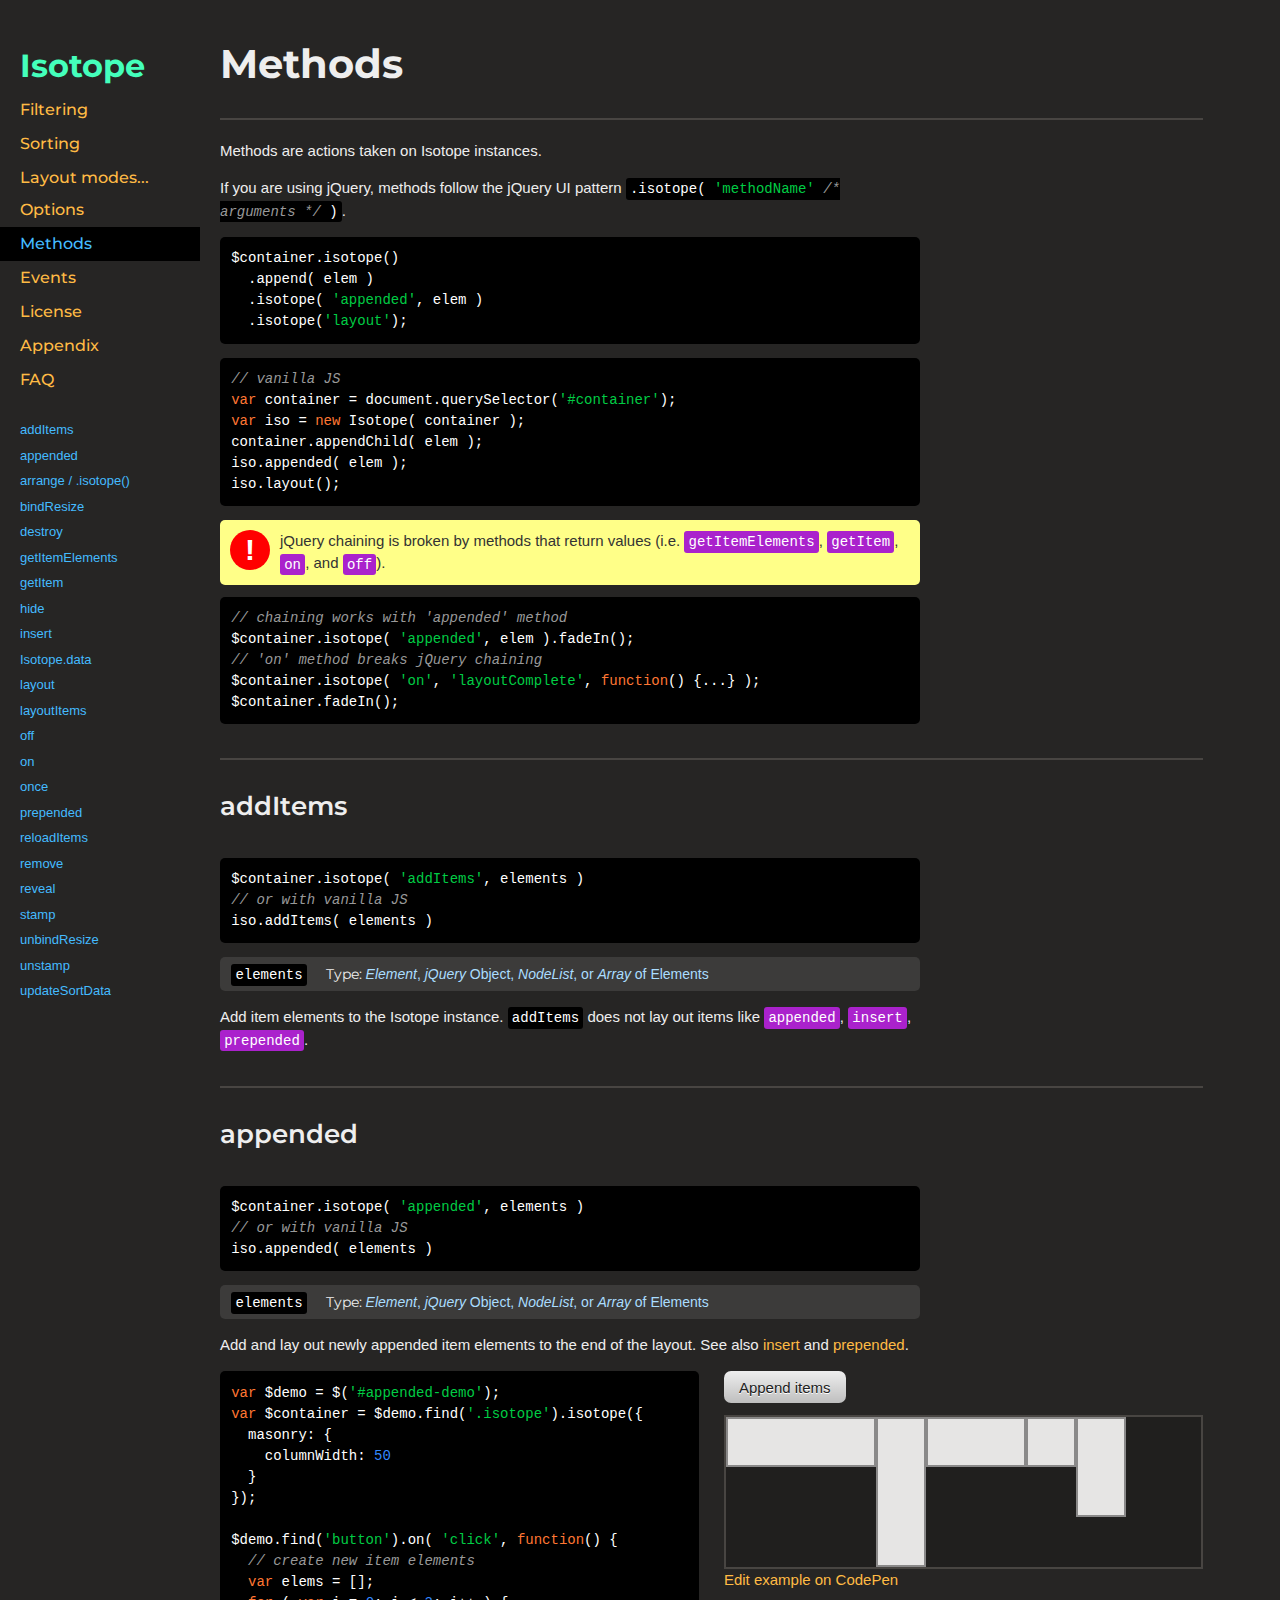
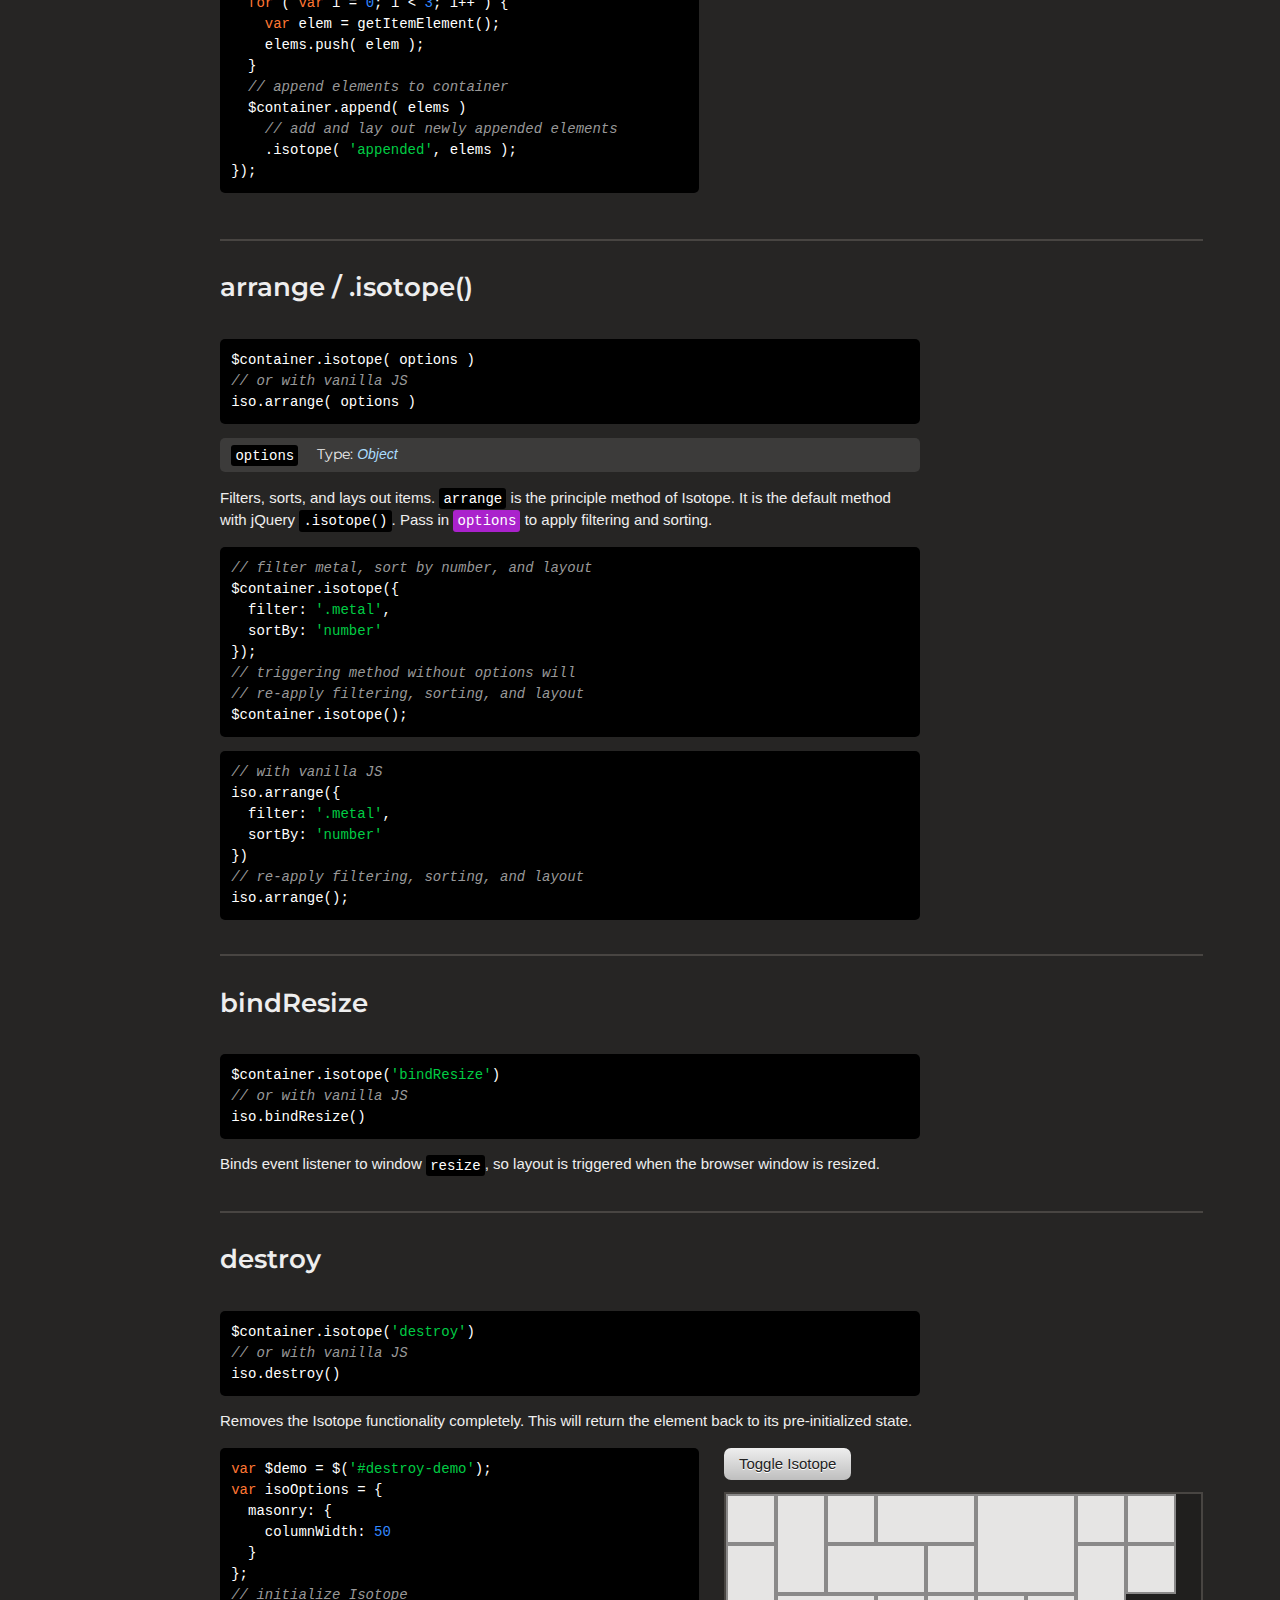
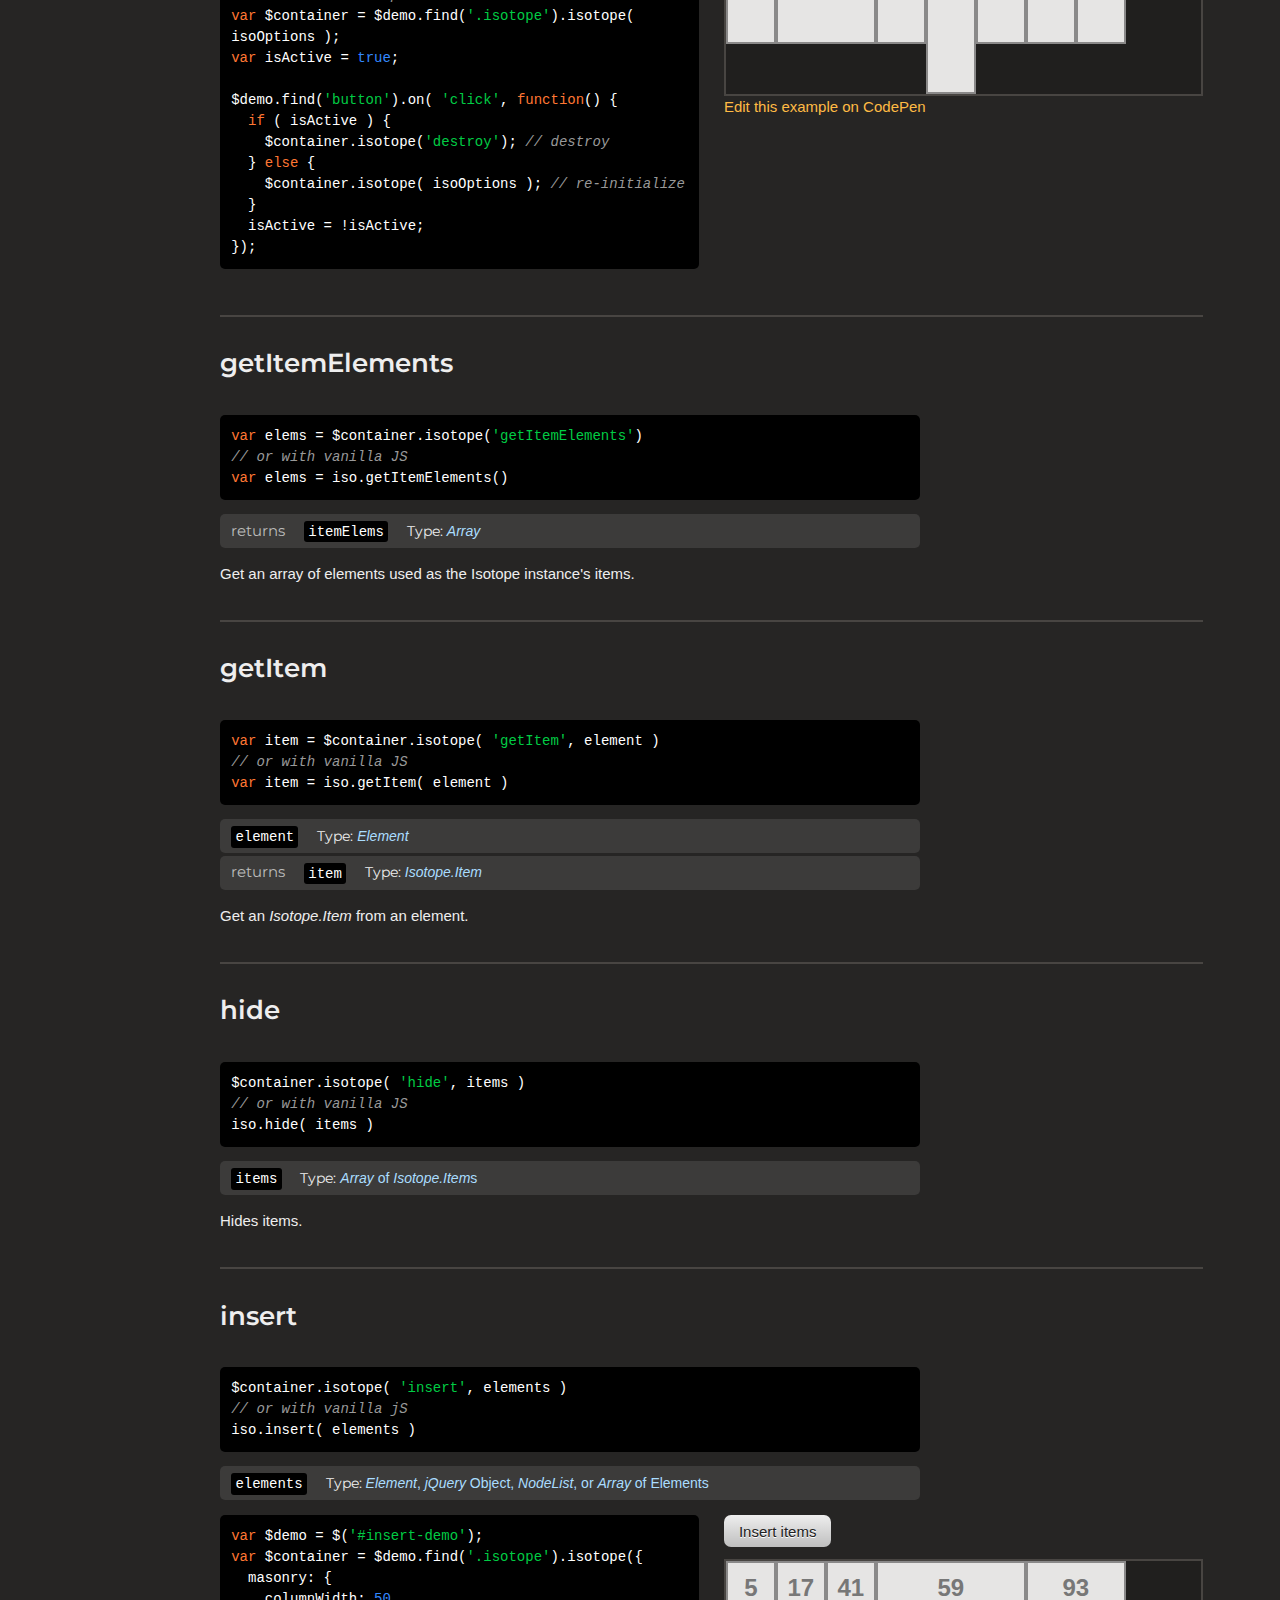
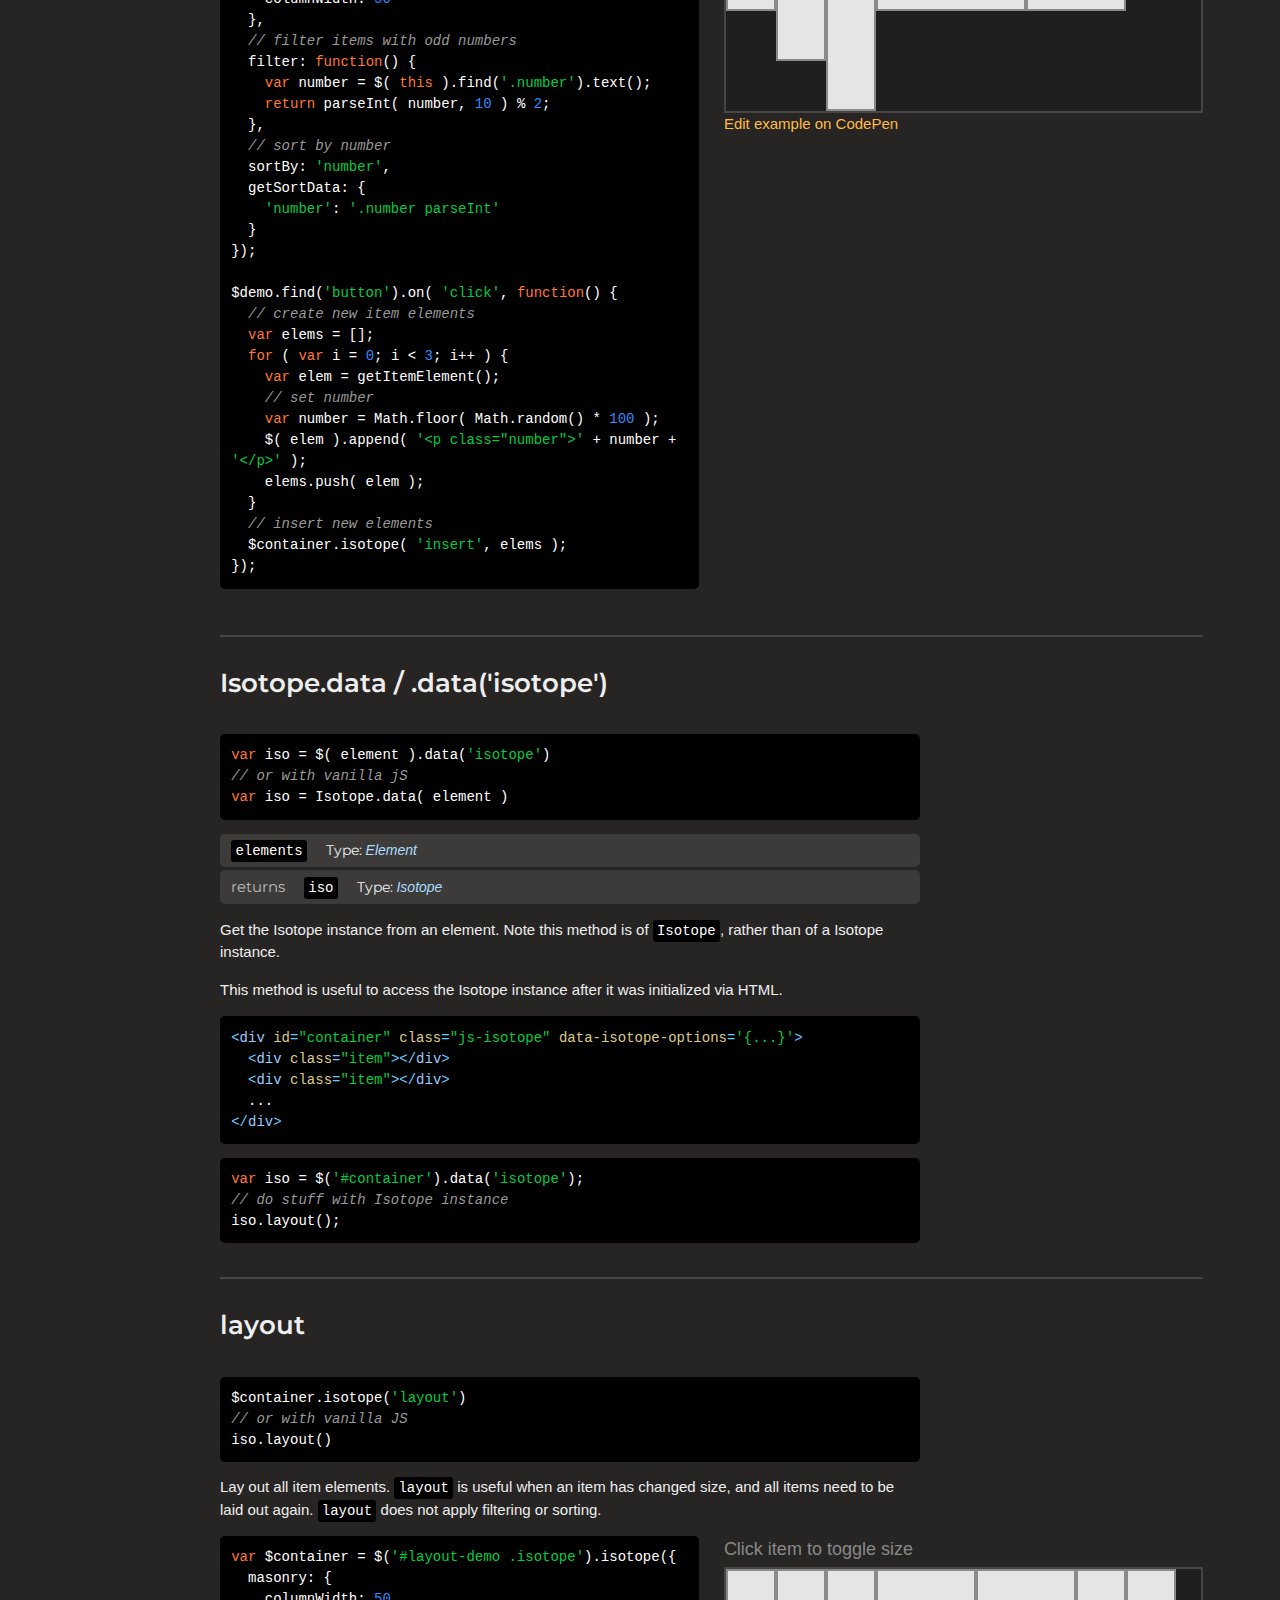
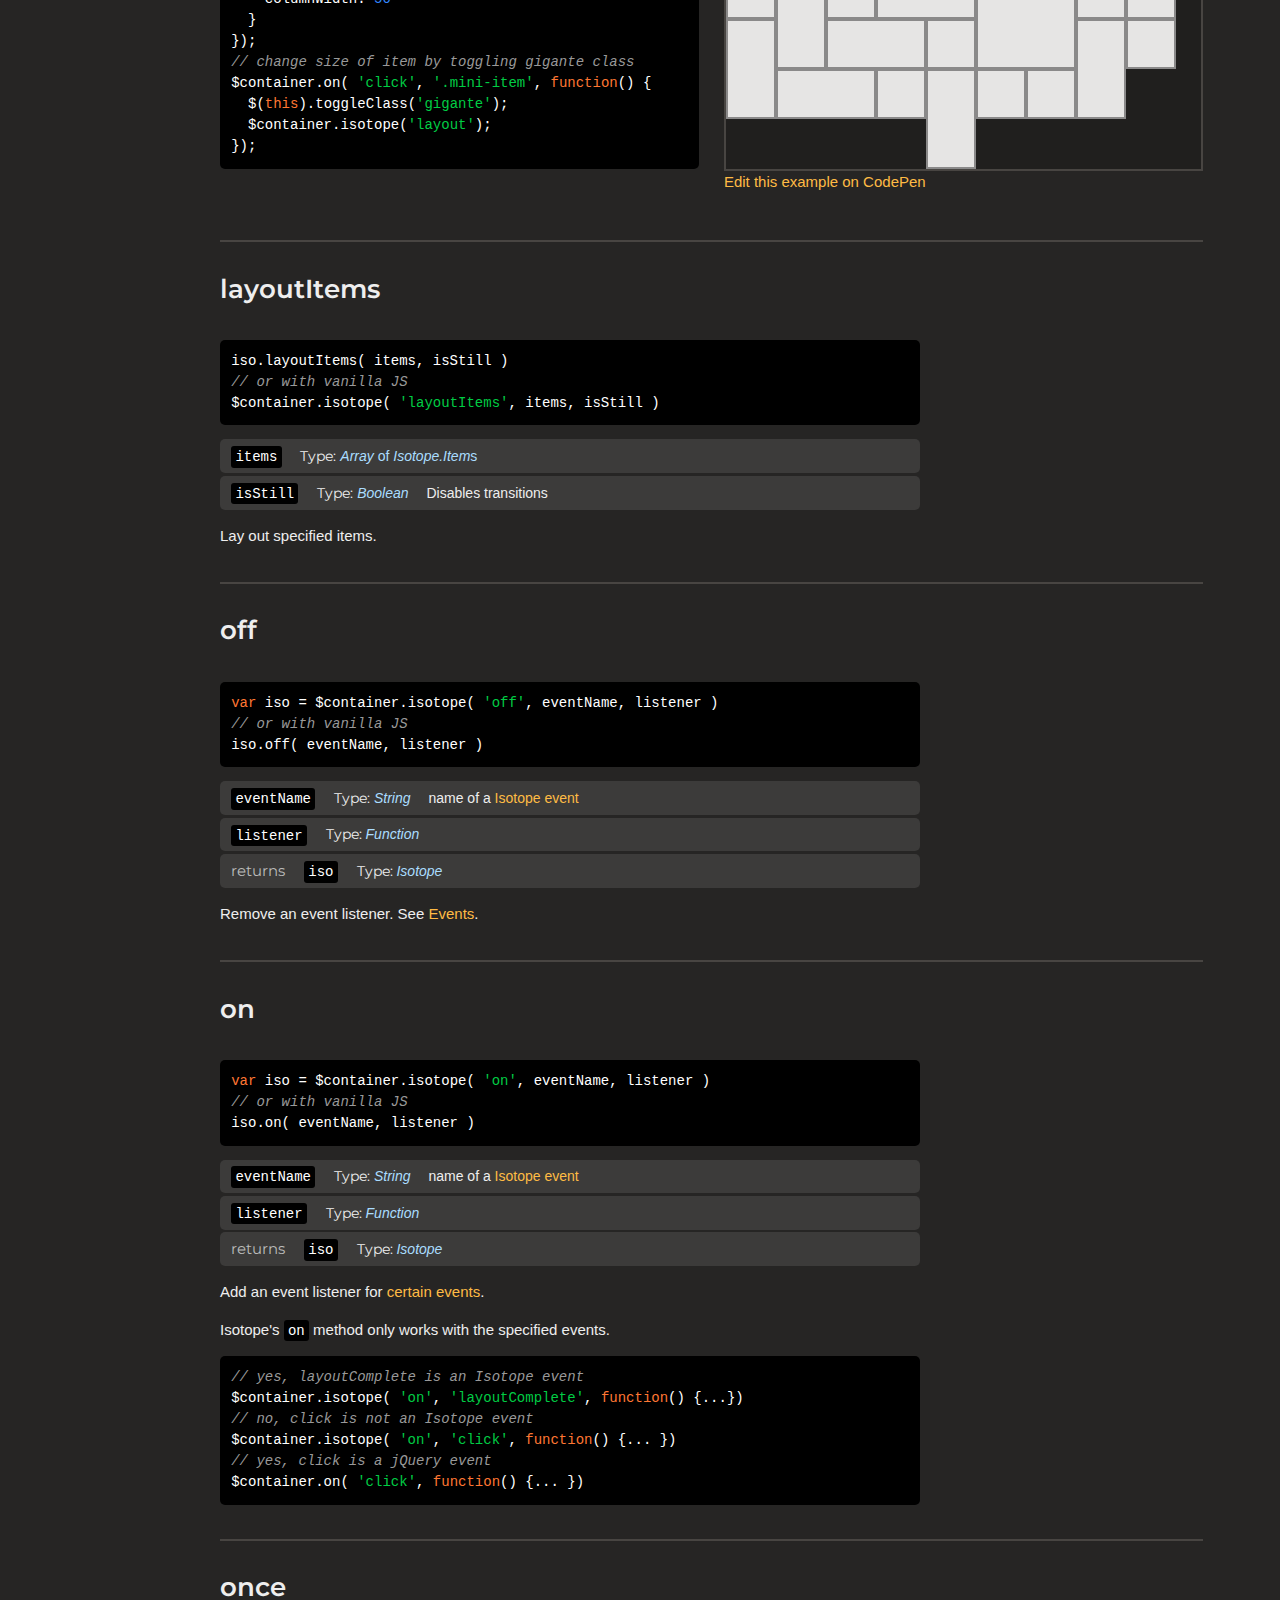
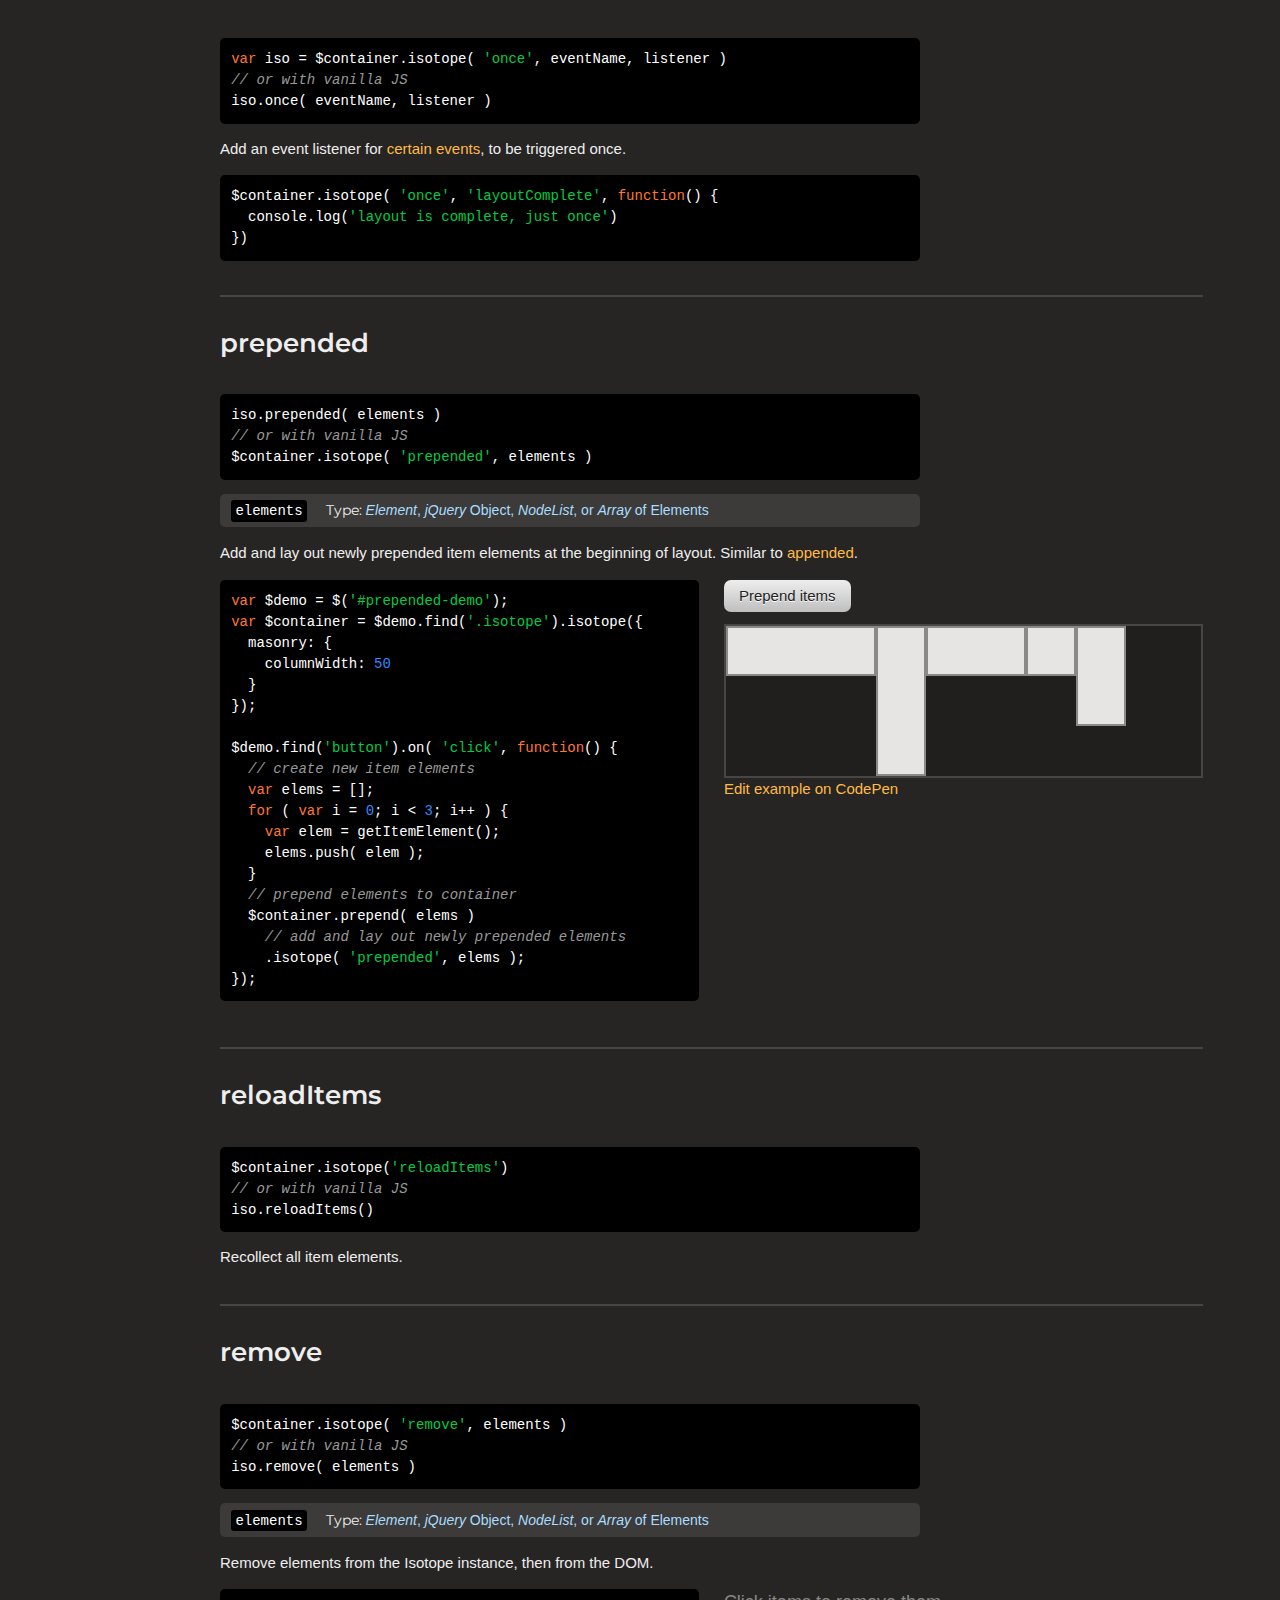
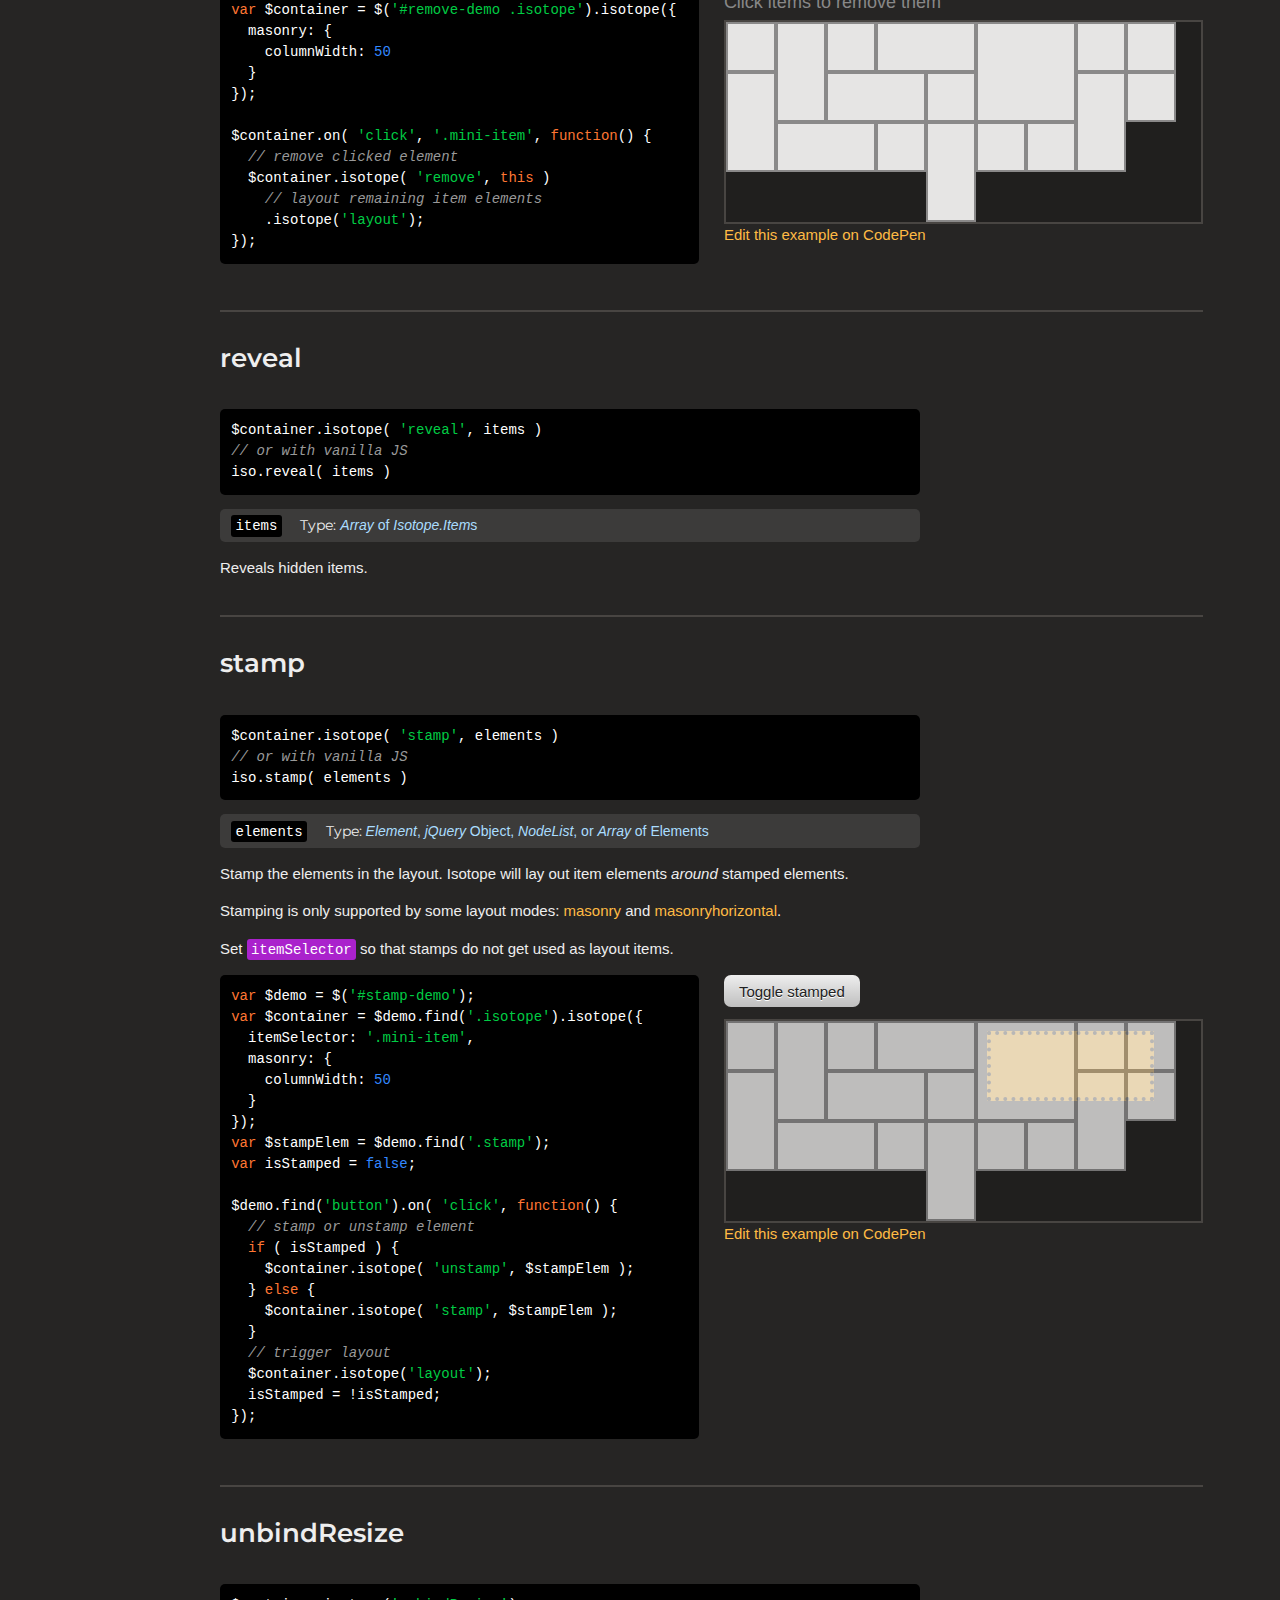
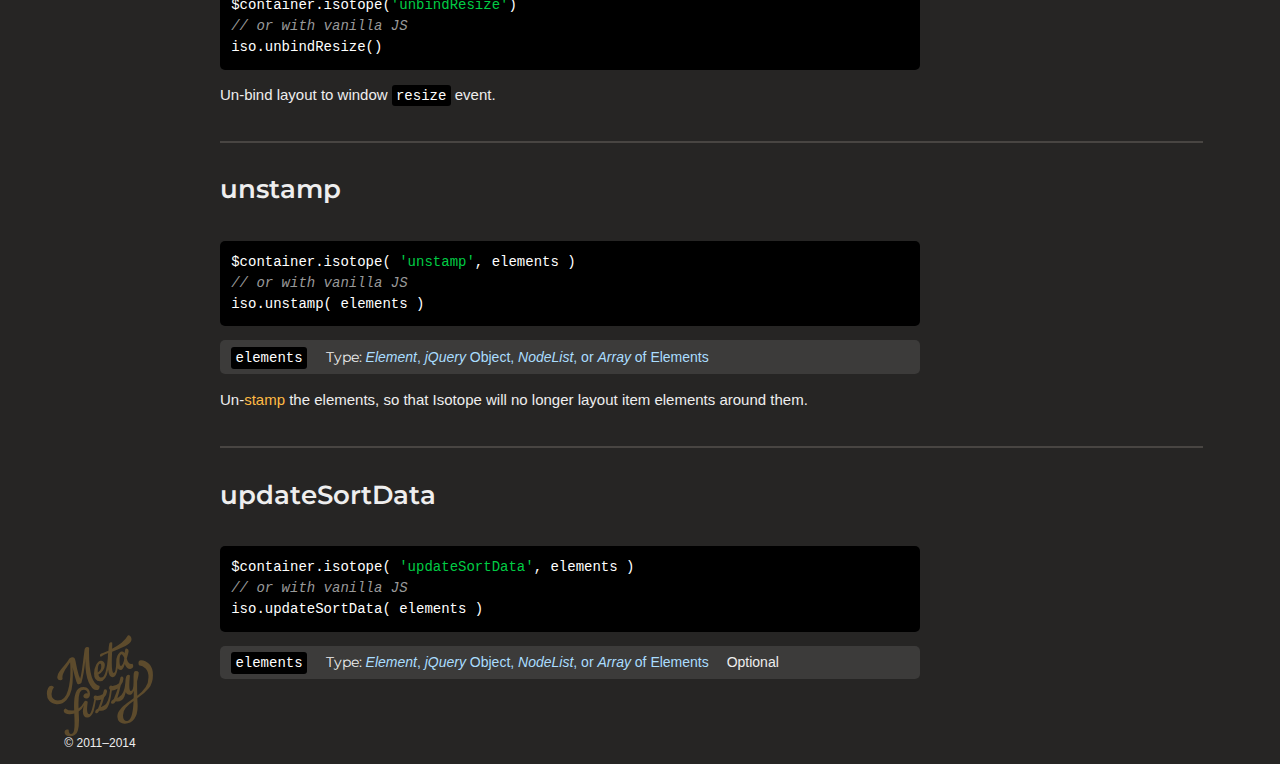
<file: isotope/methods.html>
<!doctype html>
<!--[if lte IE 8]>     <html class="lt-ie9"> <![endif]-->
<!--[if gt IE 8]><!--> <html class=""> <!--<![endif]-->
<head>
  <meta charset="utf-8" />
  <meta http-equiv="X-UA-Compatible" content="IE=edge,chrome=1" />
  <meta name="viewport" content="width=device-width" />
  <meta name="description" content="filter &amp; sort magical layouts" />

  <title>Isotope &middot; Methods</title>

  <link rel="stylesheet" href="http://fonts.googleapis.com/css?family=Montserrat:400,700" />

  
    <!-- DEV MODE - including each .css file -->
    
      <link rel="stylesheet" href="bower_components/normalize-css/normalize.css" />
    
      <link rel="stylesheet" href="css/base.css" />
    
      <link rel="stylesheet" href="css/code.css" />
    
      <link rel="stylesheet" href="css/demos.css" />
    
      <link rel="stylesheet" href="css/footer.css" />
    
      <link rel="stylesheet" href="css/hero.css" />
    
      <link rel="stylesheet" href="css/icons.css" />
    
      <link rel="stylesheet" href="css/index.css" />
    
      <link rel="stylesheet" href="css/layout.css" />
    
      <link rel="stylesheet" href="css/modules.css" />
    
      <link rel="stylesheet" href="css/site-nav.css" />
    
  

  
  <meta name="twitter:card" content="summary" />
  <meta name="twitter:site" content="@metafizzyco" />
  <meta name="twitter:url" content="http://isotope.metafizzy.co/methods.html" />
  <meta name="twitter:title" content="Isotope Methods" />
  <meta name="twitter:description" content="filter &amp; sort magical layouts" />

</head>
<body class="methods-page" data-page="methods">

  <div id="nav">
    <h1><a href=".">Isotope</a></h1>
    <ol id="site-nav">
      <li class="nav-filtering"><a href="filtering.html">Filtering</a></li>
      <li class="nav-sorting"><a href="sorting.html">Sorting</a></li>
      <li class="nav-layout-modes sub-nav">
        <a href="layout-modes.html">Layout modes</a>
        <ul>
          <li class="nav-masonry"><a href="layout-modes/masonry.html">masonry</a></li>
          <li class="nav-fitrows"><a href="layout-modes/fitrows.html">fitRows</a></li>
          <li class="nav-cellsbyrow"><a href="layout-modes/cellsbyrow.html">cellsByRow</a></li>
          <li class="nav-vertical"><a href="layout-modes/vertical.html">vertical</a></li>
          <li class="nav-masonryhorizontal"><a href="layout-modes/masonryhorizontal.html">masonryHorizontal</a></li>
          <li class="nav-fitcolumns"><a href="layout-modes/fitcolumns.html">fitColumns</a></li>
          <li class="nav-cellsbycolumn"><a href="layout-modes/cellsbycolumn.html">cellsByColumn</a></li>
          <li class="nav-horizontal"><a href="layout-modes/horizontal.html">horizontal</a></li>
        </ul>
      </li>
      <li class="nav-options"><a href="options.html">Options</a></li>
      <li class="nav-methods"><a href="methods.html">Methods</a></li>
      <li class="nav-events"><a href="events.html">Events</a></li>
      <li class="nav-license"><a href="license.html">License</a></li>
      <li class="nav-appendix"><a href="appendix.html">Appendix</a></li>
      <li class="nav-faq"><a href="faq.html">FAQ</a></li>
    </ol>

      
      
        <ul id="page-nav">
          
            <li><a href="#additems">addItems</a></li>
          
            <li><a href="#appended">appended</a></li>
          
            <li><a href="#arrange-isotope">arrange / .isotope()</a></li>
          
            <li><a href="#bindresize">bindResize</a></li>
          
            <li><a href="#destroy">destroy</a></li>
          
            <li><a href="#getitemelements">getItemElements</a></li>
          
            <li><a href="#getitem">getItem</a></li>
          
            <li><a href="#hide">hide</a></li>
          
            <li><a href="#insert">insert</a></li>
          
            <li><a href="#isotope-data">Isotope.data</a></li>
          
            <li><a href="#layout">layout</a></li>
          
            <li><a href="#layoutitems">layoutItems</a></li>
          
            <li><a href="#off">off</a></li>
          
            <li><a href="#on">on</a></li>
          
            <li><a href="#once">once</a></li>
          
            <li><a href="#prepended">prepended</a></li>
          
            <li><a href="#reloaditems">reloadItems</a></li>
          
            <li><a href="#remove">remove</a></li>
          
            <li><a href="#reveal">reveal</a></li>
          
            <li><a href="#stamp">stamp</a></li>
          
            <li><a href="#unbindresize">unbindResize</a></li>
          
            <li><a href="#unstamp">unstamp</a></li>
          
            <li><a href="#updatesortdata">updateSortData</a></li>
          
        </ul>
      

  </div>

  
  

  <div id="content">

    <div class="primary-content">
      
        <h1>Methods</h1>
        
    </div>

    
    
<div class="primary-content">

<p>Methods are actions taken on Isotope instances.</p>

<p>If you are using jQuery, methods follow the jQuery UI pattern <code>.isotope( <span class="string">'methodName'</span> <span class="comment">/* arguments */</span> )</code>.</p>

<pre><code class="js">$container.isotope()
  .append( elem )
  .isotope( <span class="string">'appended'</span>, elem )
  .isotope(<span class="string">'layout'</span>);</code></pre>


<pre><code class="js"><span class="comment">// vanilla JS</span>
<span class="keyword">var</span> container = document.querySelector(<span class="string">'#container'</span>);
<span class="keyword">var</span> iso = <span class="keyword">new</span> Isotope( container );
container.appendChild( elem );
iso.appended( elem );
iso.layout();</code></pre>


<div class="warning">
  <p>jQuery chaining is broken by methods that return values (i.e. 
    <a href="#getitemelements"><code>getItemElements</code></a>,
    <a href="#getitem"><code>getItem</code></a>,
    <a href="#on"><code>on</code></a>, and
    <a href="#off"><code>off</code></a>).</p>
</div>

<pre><code class="js"><span class="comment">// chaining works with 'appended' method</span>
$container.isotope( <span class="string">'appended'</span>, elem ).fadeIn();
<span class="comment">// 'on' method breaks jQuery chaining</span>
$container.isotope( <span class="string">'on'</span>, <span class="string">'layoutComplete'</span>, <span class="keyword">function</span>() {...} );
$container.fadeIn();</code></pre>


</div><div class="primary-content">

<h2 id="additems">addItems</h2>

<pre><code class="js">$container.isotope( <span class="string">'addItems'</span>, elements )
<span class="comment">// or with vanilla JS</span>
iso.addItems( elements )</code></pre>


<ul class="params">
  <li class="param">
    <h5 class="param-name param-bit"><code>elements</code></h5>
    <p class="type param-bit">
      <b>Type:</b>
      <span class="value">
        <i>Element</i>,
        <i>jQuery</i> Object,
        <i>NodeList</i>, or
        <i>Array</i> of Elements
      </span>
    </p>
  </li>
</ul>

<p>Add item elements to the Isotope instance. <code>addItems</code> does not lay out items like <a href="#appended"><code>appended</code></a>, <a href="#insert"><code>insert</code></a>, <a href="#prepended"><code>prepended</code></a>.</p>

</div><div class="primary-content">

<h2 id="appended">appended</h2>

<pre><code class="js">$container.isotope( <span class="string">'appended'</span>, elements )
<span class="comment">// or with vanilla JS</span>
iso.appended( elements )</code></pre>


<ul class="params">
  <li class="param">
    <h5 class="param-name param-bit"><code>elements</code></h5>
    <p class="type param-bit">
      <b>Type:</b>
      <span class="value">
        <i>Element</i>,
        <i>jQuery</i> Object,
        <i>NodeList</i>, or
        <i>Array</i> of Elements
      </span>
    </p>
  </li>
</ul>

<p>Add and lay out newly appended item elements to the end of the layout. See also <a href="#insert">insert</a> and <a href="#prepended">prepended</a>.</p>

<div class="row example">
  <div class="cell example-code">
<pre><code class="js"><span class="keyword">var</span> $demo = $(<span class="string">'#appended-demo'</span>);
<span class="keyword">var</span> $container = $demo.find(<span class="string">'.isotope'</span>).isotope({
  masonry: {
    columnWidth: <span class="number">50</span>
  }
});

$demo.find(<span class="string">'button'</span>).on( <span class="string">'click'</span>, <span class="keyword">function</span>() {
  <span class="comment">// create new item elements</span>
  <span class="keyword">var</span> elems = [];
  <span class="keyword">for</span> ( <span class="keyword">var</span> i = <span class="number">0</span>; i &lt; <span class="number">3</span>; i++ ) {
    <span class="keyword">var</span> elem = getItemElement();
    elems.push( elem );
  }
  <span class="comment">// append elements to container</span>
  $container.append( elems )
    <span class="comment">// add and lay out newly appended elements</span>
    .isotope( <span class="string">'appended'</span>, elems );
});</code></pre>

  </div>
  <div id="appended-demo" class="cell demo">
    <button class="button">Append items</button>
    <div class="isotope">
      <div class="mini-item w3"></div>
      <div class="mini-item h3"></div>
      <div class="mini-item w2"></div>
      <div class="mini-item"></div>
      <div class="mini-item h2"></div>
    </div>
    <p class="edit"><a href="http://codepen.io/desandro/pen/ECKiw">Edit example on CodePen</a></p>
  </div>
</div>

</div><div class="primary-content">

<h2 id="arrange-isotope">arrange / .isotope()</h2>

<pre><code class="js">$container.isotope( options )
<span class="comment">// or with vanilla JS</span>
iso.arrange( options )</code></pre>


<ul class="params">
  <li class="param">
    <h5 class="param-name param-bit"><code>options</code></h5>
    <p class="type param-bit">
      <b>Type:</b> <span class="value"><i>Object</i></span>
    </p>
  </li>
</ul>

<p>Filters, sorts, and lays out items. <code>arrange</code> is the principle method of Isotope. It is the default method with jQuery <code>.isotope()</code>. Pass in <a href="options.html"><code>options</code></a> to apply filtering and sorting.</p>

<pre><code class="js"><span class="comment">// filter metal, sort by number, and layout</span>
$container.isotope({
  filter: <span class="string">'.metal'</span>,
  sortBy: <span class="string">'number'</span>
});
<span class="comment">// triggering method without options will</span>
<span class="comment">// re-apply filtering, sorting, and layout</span>
$container.isotope();</code></pre>

<pre><code class="js"><span class="comment">// with vanilla JS</span>
iso.arrange({
  filter: <span class="string">'.metal'</span>,
  sortBy: <span class="string">'number'</span>
})
<span class="comment">// re-apply filtering, sorting, and layout</span>
iso.arrange();</code></pre>


</div><div class="primary-content">

<h2 id="bindresize">bindResize</h2>

<pre><code class="js">$container.isotope(<span class="string">'bindResize'</span>)
<span class="comment">// or with vanilla JS</span>
iso.bindResize()
</code></pre>


<p>Binds event listener to window <code>resize</code>, so layout is triggered when the browser window is resized.</p>

</div><div class="primary-content">

<h2 id="destroy">destroy</h2>

<pre><code class="js">$container.isotope(<span class="string">'destroy'</span>)
<span class="comment">// or with vanilla JS</span>
iso.destroy()</code></pre>


<p>Removes the Isotope functionality completely. This will return the element back to its pre-initialized state.</p>

<div class="row example">
  <div class="cell example-code">
<pre><code class="js"><span class="keyword">var</span> $demo = $(<span class="string">'#destroy-demo'</span>);
<span class="keyword">var</span> isoOptions = {
  masonry: {
    columnWidth: <span class="number">50</span>
  }
};
<span class="comment">// initialize Isotope</span>
<span class="keyword">var</span> $container = $demo.find(<span class="string">'.isotope'</span>).isotope( isoOptions );
<span class="keyword">var</span> isActive = <span class="literal">true</span>;

$demo.find(<span class="string">'button'</span>).on( <span class="string">'click'</span>, <span class="keyword">function</span>() {
  <span class="keyword">if</span> ( isActive ) {
    $container.isotope(<span class="string">'destroy'</span>); <span class="comment">// destroy</span>
  } <span class="keyword">else</span> {
    $container.isotope( isoOptions ); <span class="comment">// re-initialize</span>
  }
  isActive = !isActive;
});</code></pre>

  </div>
  <div id="destroy-demo" class="cell demo">
    <button class="button">Toggle Isotope</button>
    <div class="isotope">
      <div class="mini-item"></div>
<div class="mini-item h2"></div>
<div class="mini-item"></div>
<div class="mini-item w2"></div>
<div class="mini-item w2 h2"></div>
<div class="mini-item"></div>
<div class="mini-item"></div>
<div class="mini-item h2"></div>
<div class="mini-item w2"></div>
<div class="mini-item"></div>
<div class="mini-item h2"></div>
<div class="mini-item"></div>
<div class="mini-item w2"></div>
<div class="mini-item"></div>
<div class="mini-item h2"></div>
<div class="mini-item"></div>
<div class="mini-item"></div>

    </div>
    <p class="edit"><a href="http://codepen.io/desandro/pen/pcjgk">Edit this example on CodePen</a></p>
  </div>
</div>

</div><div class="primary-content">

<h2 id="getitemelements">getItemElements</h2>

<pre><code class="js"><span class="keyword">var</span> elems = $container.isotope(<span class="string">'getItemElements'</span>)
<span class="comment">// or with vanilla JS</span>
<span class="keyword">var</span> elems = iso.getItemElements()</code></pre>


<ul class="params">
  <li class="param">
    <h5 class="param-name param-bit">returns</h5>
    <h5 class="param-name param-bit"><code>itemElems</code></h5>
    <p class="type param-bit">
      <b>Type:</b> <span class="value"><i>Array</i></span>
    </p>
  </li>
</ul>

<p>Get an array of elements used as the Isotope instance's items.</p>

</div><div class="primary-content">

<h2 id="getitem">getItem</h2>

<pre><code class="js"><span class="keyword">var</span> item = $container.isotope( <span class="string">'getItem'</span>, element )
<span class="comment">// or with vanilla JS</span>
<span class="keyword">var</span> item = iso.getItem( element )</code></pre>


<ul class="params">
  <li class="param">
    <h5 class="param-name param-bit"><code>element</code></h5>
    <p class="type param-bit">
      <b>Type:</b> <span class="value"><i>Element</i></span>
    </p>
  </li>
  <li class="param">
    <h5 class="param-name param-bit">returns</h5>
    <h5 class="param-name param-bit"><code>item</code></h5>
    <p class="type param-bit">
      <b>Type:</b> <span class="value"><i>Isotope.Item</i></span>
    </p>
  </li>
</ul>

<p>Get an <i>Isotope.Item</i> from an element.</p>

</div><div class="primary-content">

<h2 id="hide">hide</h2>

<pre><code class="js">$container.isotope( <span class="string">'hide'</span>, items )
<span class="comment">// or with vanilla JS</span>
iso.hide( items )</code></pre>


<ul class="params">
  <li class="param">
    <h5 class="param-name param-bit"><code>items</code></h5>
    <p class="type param-bit">
      <b>Type:</b>
      <span class="value">
        <i>Array</i> of <i>Isotope.Item</i>s
      </span>
    </p>
  </li>
</ul>

<p>Hides items.</p>


</div><div class="primary-content">

<h2 id="insert">insert</h2>

<pre><code class="js">$container.isotope( <span class="string">'insert'</span>, elements )
<span class="comment">// or with vanilla jS</span>
iso.insert( elements )</code></pre>


<ul class="params">
  <li class="param">
    <h5 class="param-name param-bit"><code>elements</code></h5>
    <p class="type param-bit">
      <b>Type:</b>
      <span class="value">
        <i>Element</i>,
        <i>jQuery</i> Object,
        <i>NodeList</i>, or
        <i>Array</i> of Elements
      </span>
    </p>
  </li>
</ul>

<div class="row example">
  <div class="cell example-code">
<pre><code class="js"><span class="keyword">var</span> $demo = $(<span class="string">'#insert-demo'</span>);
<span class="keyword">var</span> $container = $demo.find(<span class="string">'.isotope'</span>).isotope({
  masonry: {
    columnWidth: <span class="number">50</span>
  },
  <span class="comment">// filter items with odd numbers</span>
  filter: <span class="keyword">function</span>() {
    <span class="keyword">var</span> number = $( <span class="keyword">this</span> ).find(<span class="string">'.number'</span>).text();
    <span class="keyword">return</span> parseInt( number, <span class="number">10</span> ) % <span class="number">2</span>;
  },
  <span class="comment">// sort by number</span>
  sortBy: <span class="string">'number'</span>,
  getSortData: {
    <span class="string">'number'</span>: <span class="string">'.number parseInt'</span>
  }
});

$demo.find(<span class="string">'button'</span>).on( <span class="string">'click'</span>, <span class="keyword">function</span>() {
  <span class="comment">// create new item elements</span>
  <span class="keyword">var</span> elems = [];
  <span class="keyword">for</span> ( <span class="keyword">var</span> i = <span class="number">0</span>; i &lt; <span class="number">3</span>; i++ ) {
    <span class="keyword">var</span> elem = getItemElement();
    <span class="comment">// set number</span>
    <span class="keyword">var</span> number = Math.floor( Math.random() * <span class="number">100</span> );
    $( elem ).append( <span class="string">'&lt;p class="number"&gt;'</span> + number + <span class="string">'&lt;/p&gt;'</span> );
    elems.push( elem );
  }
  <span class="comment">// insert new elements</span>
  $container.isotope( <span class="string">'insert'</span>, elems );
});</code></pre>

  </div>
  <div id="insert-demo" class="cell demo">
    <button class="button">Insert items</button>
    <div class="isotope">
      <div class="mini-item w3"><p class="number">59</p></div>
      <div class="mini-item h3"><p class="number">41</p></div>
      <div class="mini-item w2"><p class="number">93</p></div>
      <div class="mini-item"><p class="number">5</p></div>
      <div class="mini-item h2"><p class="number">17</p></div>
    </div>
    <p class="edit"><a href="http://codepen.io/desandro/pen/byqcz">Edit example on CodePen</a></p>
  </div>
</div>

</div><div class="primary-content">

<h2 id="isotope-data">Isotope.data / .data('isotope')</h2>

<pre><code class="js"><span class="keyword">var</span> iso = $( element ).data(<span class="string">'isotope'</span>)
<span class="comment">// or with vanilla jS</span>
<span class="keyword">var</span> iso = Isotope.data( element )</code></pre>


<ul class="params">
  <li class="param">
    <h5 class="param-name param-bit"><code>elements</code></h5>
    <p class="type param-bit">
      <b>Type:</b> <span class="value"><i>Element</i></span>
    </p>
  </li>
  <li class="param">
    <h5 class="param-name param-bit">returns</h5>
    <p class="param-name param-bit"><code>iso</code></p>
    <p class="type param-bit">
      <b>Type:</b> <span class="value"><i>Isotope</i></span>
    </p>
  </li>
</ul>

<p>Get the Isotope instance from an element. Note this method is of <code>Isotope</code>, rather than of a Isotope instance.</p>

<p>This method is useful to access the Isotope instance after it was initialized via HTML.</p>

<pre><code class="html"><span class="tag">&lt;<span class="title">div</span> <span class="attribute">id</span>=<span class="value">"container"</span> <span class="attribute">class</span>=<span class="value">"js-isotope"</span> <span class="attribute">data-isotope-options</span>=<span class="value">'{...}'</span>&gt;</span>
  <span class="tag">&lt;<span class="title">div</span> <span class="attribute">class</span>=<span class="value">"item"</span>&gt;</span><span class="tag">&lt;/<span class="title">div</span>&gt;</span>
  <span class="tag">&lt;<span class="title">div</span> <span class="attribute">class</span>=<span class="value">"item"</span>&gt;</span><span class="tag">&lt;/<span class="title">div</span>&gt;</span>
  ...
<span class="tag">&lt;/<span class="title">div</span>&gt;</span></code></pre>

<pre><code class="js"><span class="keyword">var</span> iso = $(<span class="string">'#container'</span>).data(<span class="string">'isotope'</span>);
<span class="comment">// do stuff with Isotope instance</span>
iso.layout();</code></pre>


</div><div class="primary-content">

<h2 id="layout">layout</h2>

<pre><code class="js">$container.isotope(<span class="string">'layout'</span>)
<span class="comment">// or with vanilla JS</span>
iso.layout()</code></pre>


<p>Lay out all item elements. <code>layout</code> is useful when an item has changed size, and all items need to be laid out again. <code>layout</code> does not apply filtering or sorting.</p>

<div class="row example">
  <div class="cell example-code">
<pre><code class="js"><span class="keyword">var</span> $container = $(<span class="string">'#layout-demo .isotope'</span>).isotope({
  masonry: {
    columnWidth: <span class="number">50</span>
  }
});
<span class="comment">// change size of item by toggling gigante class</span>
$container.on( <span class="string">'click'</span>, <span class="string">'.mini-item'</span>, <span class="keyword">function</span>() {
  $(<span class="keyword">this</span>).toggleClass(<span class="string">'gigante'</span>);
  $container.isotope(<span class="string">'layout'</span>);
});</code></pre>

  </div>
  <div id="layout-demo" class="cell demo">
    <p class="instruction">Click item to toggle size</p>
    <div class="isotope clickable">
      <div class="mini-item"></div>
<div class="mini-item h2"></div>
<div class="mini-item"></div>
<div class="mini-item w2"></div>
<div class="mini-item w2 h2"></div>
<div class="mini-item"></div>
<div class="mini-item"></div>
<div class="mini-item h2"></div>
<div class="mini-item w2"></div>
<div class="mini-item"></div>
<div class="mini-item h2"></div>
<div class="mini-item"></div>
<div class="mini-item w2"></div>
<div class="mini-item"></div>
<div class="mini-item h2"></div>
<div class="mini-item"></div>
<div class="mini-item"></div>

    </div>
    <p class="edit"><a href="http://codepen.io/desandro/pen/qzhIb">Edit this example on CodePen</a></p>
  </div>
</div>

</div><div class="primary-content">

<h2 id="layoutitems">layoutItems</h2>

<pre><code class="js">iso.layoutItems( items, isStill )
<span class="comment">// or with vanilla JS</span>
$container.isotope( <span class="string">'layoutItems'</span>, items, isStill )</code></pre>


<ul class="params">
  <li class="param">
    <h5 class="param-name param-bit"><code>items</code></h5>
    <p class="type param-bit">
      <b>Type:</b> <span class="value"><i>Array</i> of <i>Isotope.Item</i>s</span>
    </p>
  </li>
  <li class="param">
    <h5 class="param-name param-bit"><code>isStill</code></h5>
    <p class="type param-bit">
      <b>Type:</b> <span class="value"><i>Boolean</i>
    </p>
    <p class="description param-bit">Disables transitions</p>
  </li>
</ul>

<p>Lay out specified items.</p>

</div><div class="primary-content">

<h2 id="off">off</h2>

<pre><code class="js"><span class="keyword">var</span> iso = $container.isotope( <span class="string">'off'</span>, eventName, listener )
<span class="comment">// or with vanilla JS</span>
iso.off( eventName, listener )</code></pre>


<ul class="params">
  <li class="param">
    <h5 class="param-name param-bit"><code>eventName</code></h5>
    <p class="type param-bit">
      <b>Type:</b> <span class="value"><i>String</i></span>
    </p>
    <p class="description param-bit">name of a <a href="events.html">Isotope event</a></p>
  </li>
  <li class="param">
    <h5 class="param-name param-bit"><code>listener</code></h5>
    <p class="type param-bit">
      <b>Type:</b> <span class="value"><i>Function</i>
    </p>
  </li>
  <li class="param">
    <h5 class="param-name param-bit">returns</h5>
    <p class="param-name param-bit"><code>iso</code></p>
    <p class="type param-bit">
      <b>Type:</b> <span class="value"><i>Isotope</i></span>
    </p>
  </li>
</ul>

<p>Remove an event listener. See <a href="events.html">Events</a>.</p>

</div><div class="primary-content">

<h2 id="on">on</h2>

<pre><code class="js"><span class="keyword">var</span> iso = $container.isotope( <span class="string">'on'</span>, eventName, listener )
<span class="comment">// or with vanilla JS</span>
iso.on( eventName, listener )</code></pre>


<ul class="params">
  <li class="param">
    <h5 class="param-name param-bit"><code>eventName</code></h5>
    <p class="type param-bit">
      <b>Type:</b> <span class="value"><i>String</i></span>
    </p>
    <p class="description param-bit">name of a <a href="events.html">Isotope event</a></p>
  </li>
  <li class="param">
    <h5 class="param-name param-bit"><code>listener</code></h5>
    <p class="type param-bit">
      <b>Type:</b> <span class="value"><i>Function</i>
    </p>
  </li>
  <li class="param">
    <h5 class="param-name param-bit">returns</h5>
    <p class="param-name param-bit"><code>iso</code></p>
    <p class="type param-bit">
      <b>Type:</b> <span class="value"><i>Isotope</i></span>
    </p>
  </li>
</ul>

<p>Add an event listener for <a href="events.html">certain events</a>.</p>

<p>Isotope's <code>on</code> method only works with the specified events.</p>

<pre><code class="js"><span class="comment">// yes, layoutComplete is an Isotope event</span>
$container.isotope( <span class="string">'on'</span>, <span class="string">'layoutComplete'</span>, <span class="keyword">function</span>() {...})
<span class="comment">// no, click is not an Isotope event</span>
$container.isotope( <span class="string">'on'</span>, <span class="string">'click'</span>, <span class="keyword">function</span>() {... })
<span class="comment">// yes, click is a jQuery event</span>
$container.on( <span class="string">'click'</span>, <span class="keyword">function</span>() {... })</code></pre>


</div><div class="primary-content">

<h2 id="once">once</h2>

<pre><code class="js"><span class="keyword">var</span> iso = $container.isotope( <span class="string">'once'</span>, eventName, listener )
<span class="comment">// or with vanilla JS</span>
iso.once( eventName, listener )</code></pre>


<p>Add an event listener for <a href="events.html">certain events</a>, to be triggered once.</p>

<pre><code class="js">$container.isotope( <span class="string">'once'</span>, <span class="string">'layoutComplete'</span>, <span class="keyword">function</span>() {
  console.log(<span class="string">'layout is complete, just once'</span>)
})</code></pre>


</div><div class="primary-content">

<h2 id="prepended">prepended</h2>

<pre><code class="js">iso.prepended( elements )
<span class="comment">// or with vanilla JS</span>
$container.isotope( <span class="string">'prepended'</span>, elements )</code></pre>


<ul class="params">
  <li class="param">
    <h5 class="param-name param-bit"><code>elements</code></h5>
    <p class="type param-bit">
      <b>Type:</b>
      <span class="value">
        <i>Element</i>,
        <i>jQuery</i> Object,
        <i>NodeList</i>, or
        <i>Array</i> of Elements
      </span>
    </p>
  </li>
</ul>

<p>Add and lay out newly prepended item elements at the beginning of layout. Similar to <a href="#appended">appended</a>.</p>

<div class="row example">
  <div class="cell example-code">
<pre><code class="js"><span class="keyword">var</span> $demo = $(<span class="string">'#prepended-demo'</span>);
<span class="keyword">var</span> $container = $demo.find(<span class="string">'.isotope'</span>).isotope({
  masonry: {
    columnWidth: <span class="number">50</span>
  }
});

$demo.find(<span class="string">'button'</span>).on( <span class="string">'click'</span>, <span class="keyword">function</span>() {
  <span class="comment">// create new item elements</span>
  <span class="keyword">var</span> elems = [];
  <span class="keyword">for</span> ( <span class="keyword">var</span> i = <span class="number">0</span>; i &lt; <span class="number">3</span>; i++ ) {
    <span class="keyword">var</span> elem = getItemElement();
    elems.push( elem );
  }
  <span class="comment">// prepend elements to container</span>
  $container.prepend( elems )
    <span class="comment">// add and lay out newly prepended elements</span>
    .isotope( <span class="string">'prepended'</span>, elems );
});</code></pre>

  </div>
  <div id="prepended-demo" class="cell demo">
    <button class="button">Prepend items</button>
    <div class="isotope">
      <div class="mini-item w3"></div>
      <div class="mini-item h3"></div>
      <div class="mini-item w2"></div>
      <div class="mini-item"></div>
      <div class="mini-item h2"></div>
    </div>
    <p class="edit"><a href="http://codepen.io/desandro/pen/fuwdk">Edit example on CodePen</a></p>
  </div>
</div>

</div><div class="primary-content">

<h2 id="reloaditems">reloadItems</h2>

<pre><code class="js">$container.isotope(<span class="string">'reloadItems'</span>)
<span class="comment">// or with vanilla JS</span>
iso.reloadItems()</code></pre>


<p>Recollect all item elements.</p>

</div><div class="primary-content">

<h2 id="remove">remove</h2>

<pre><code class="js">$container.isotope( <span class="string">'remove'</span>, elements )
<span class="comment">// or with vanilla JS</span>
iso.remove( elements )</code></pre>


<ul class="params">
  <li class="param">
    <h5 class="param-name param-bit"><code>elements</code></h5>
    <p class="type param-bit">
      <b>Type:</b>
      <span class="value">
        <i>Element</i>,
        <i>jQuery</i> Object,
        <i>NodeList</i>, or
        <i>Array</i> of Elements
      </span>
    </p>
  </li>
</ul>

<p>Remove elements from the Isotope instance, then from the DOM.</p>

<div class="row example">
  <div class="cell example-code">
<pre><code class="js"><span class="keyword">var</span> $container = $(<span class="string">'#remove-demo .isotope'</span>).isotope({
  masonry: {
    columnWidth: <span class="number">50</span>
  }
});

$container.on( <span class="string">'click'</span>, <span class="string">'.mini-item'</span>, <span class="keyword">function</span>() {
  <span class="comment">// remove clicked element</span>
  $container.isotope( <span class="string">'remove'</span>, <span class="keyword">this</span> )
    <span class="comment">// layout remaining item elements</span>
    .isotope(<span class="string">'layout'</span>);
});</code></pre>

  </div>
  <div id="remove-demo" class="cell demo">
    <p class="instruction">Click items to remove them</p>
    <div class="isotope clickable">
      <div class="mini-item"></div>
<div class="mini-item h2"></div>
<div class="mini-item"></div>
<div class="mini-item w2"></div>
<div class="mini-item w2 h2"></div>
<div class="mini-item"></div>
<div class="mini-item"></div>
<div class="mini-item h2"></div>
<div class="mini-item w2"></div>
<div class="mini-item"></div>
<div class="mini-item h2"></div>
<div class="mini-item"></div>
<div class="mini-item w2"></div>
<div class="mini-item"></div>
<div class="mini-item h2"></div>
<div class="mini-item"></div>
<div class="mini-item"></div>

    </div>
    <p class="edit"><a href="http://codepen.io/desandro/pen/fHkwt">Edit this example on CodePen</a></p>
  </div>
</div>

</div><div class="primary-content">

<h2 id="reveal">reveal</h2>

<pre><code class="js">$container.isotope( <span class="string">'reveal'</span>, items )
<span class="comment">// or with vanilla JS</span>
iso.reveal( items )</code></pre>


<ul class="params">
  <li class="param">
    <h5 class="param-name param-bit"><code>items</code></h5>
    <p class="type param-bit">
      <b>Type:</b>
      <span class="value">
        <i>Array</i> of <i>Isotope.Item</i>s
      </span>
    </p>
  </li>
</ul>

<p>Reveals hidden items.</p>

</div><div class="primary-content">

<h2 id="stamp">stamp</h2>

<pre><code class="js">$container.isotope( <span class="string">'stamp'</span>, elements )
<span class="comment">// or with vanilla JS</span>
iso.stamp( elements )</code></pre>


<ul class="params">
  <li class="param">
    <h5 class="param-name param-bit"><code>elements</code></h5>
    <p class="type param-bit">
      <b>Type:</b>
      <span class="value">
        <i>Element</i>,
        <i>jQuery</i> Object,
        <i>NodeList</i>, or
        <i>Array</i> of Elements
      </span>
    </p>
  </li>
</ul>

<p>Stamp the elements in the layout. Isotope will lay out item elements <em>around</em> stamped elements.</p>

<p>Stamping is only supported by some layout modes: <a href="layout-modes/masonry.html">masonry</a> and <a href="layout-modes/masonryhorizontal.html">masonryhorizontal</a>.</p>

<p>Set <a href="options.html#itemselector"><code>itemSelector</code></a> so that stamps do not get used as layout items.</p>

<div class="row example">
  <div class="cell example-code">
<pre><code class="js"><span class="keyword">var</span> $demo = $(<span class="string">'#stamp-demo'</span>);
<span class="keyword">var</span> $container = $demo.find(<span class="string">'.isotope'</span>).isotope({
  itemSelector: <span class="string">'.mini-item'</span>,
  masonry: {
    columnWidth: <span class="number">50</span>
  }
});
<span class="keyword">var</span> $stampElem = $demo.find(<span class="string">'.stamp'</span>);
<span class="keyword">var</span> isStamped = <span class="literal">false</span>;

$demo.find(<span class="string">'button'</span>).on( <span class="string">'click'</span>, <span class="keyword">function</span>() {
  <span class="comment">// stamp or unstamp element</span>
  <span class="keyword">if</span> ( isStamped ) {
    $container.isotope( <span class="string">'unstamp'</span>, $stampElem );
  } <span class="keyword">else</span> {
    $container.isotope( <span class="string">'stamp'</span>, $stampElem );
  }
  <span class="comment">// trigger layout</span>
  $container.isotope(<span class="string">'layout'</span>);
  isStamped = !isStamped;
});</code></pre>

  </div>
  <div id="stamp-demo" class="cell demo">
    <button class="button">Toggle stamped</button>
    <div class="isotope has-stamp">
      <div class="stamp"></div>
      <div class="mini-item"></div>
<div class="mini-item h2"></div>
<div class="mini-item"></div>
<div class="mini-item w2"></div>
<div class="mini-item w2 h2"></div>
<div class="mini-item"></div>
<div class="mini-item"></div>
<div class="mini-item h2"></div>
<div class="mini-item w2"></div>
<div class="mini-item"></div>
<div class="mini-item h2"></div>
<div class="mini-item"></div>
<div class="mini-item w2"></div>
<div class="mini-item"></div>
<div class="mini-item h2"></div>
<div class="mini-item"></div>
<div class="mini-item"></div>

    </div>
    <p class="edit"><a href="http://codepen.io/desandro/pen/wguvo">Edit this example on CodePen</a></p>
  </div>
</div>

</div><div class="primary-content">

<h2 id="unbindresize">unbindResize</h2>

<pre><code class="js">$container.isotope(<span class="string">'unbindResize'</span>)
<span class="comment">// or with vanilla JS</span>
iso.unbindResize()</code></pre>


<p>Un-bind layout to window <code>resize</code> event.</p>

</div><div class="primary-content">

<h2 id="unstamp">unstamp</h2>

<pre><code class="js">$container.isotope( <span class="string">'unstamp'</span>, elements )
<span class="comment">// or with vanilla JS</span>
iso.unstamp( elements )</code></pre>


<ul class="params">
  <li class="param">
    <h5 class="param-name param-bit"><code>elements</code></h5>
    <p class="type param-bit">
      <b>Type:</b>
      <span class="value">
        <i>Element</i>,
        <i>jQuery</i> Object,
        <i>NodeList</i>, or
        <i>Array</i> of Elements
      </span>
    </p>
  </li>
</ul>

<p>Un-<a href="#stamp">stamp</a> the elements, so that Isotope will no longer layout item elements around them.</p>

</div><div class="primary-content">

<h2 id="updatesortdata">updateSortData</h2>

<pre><code class="js">$container.isotope( <span class="string">'updateSortData'</span>, elements )
<span class="comment">// or with vanilla JS</span>
iso.updateSortData( elements )</code></pre>


<ul class="params">
  <li class="param">
    <h5 class="param-name param-bit"><code>elements</code></h5>
    <p class="type param-bit">
      <b>Type:</b>
      <span class="value">
        <i>Element</i>,
        <i>jQuery</i> Object,
        <i>NodeList</i>, or
        <i>Array</i> of Elements
      </span>
    </p>
    <p class="param-bit">Optional</p>
  </li>
</ul>

</div>


  </div>

  <div id="footer">
    <div class="footer-content">
      
      <a class="metafizzy-logo" href="http://metafizzy.co">M<span class="etafizzy">etafizzy</span></a>
      <span class="copyright">&copy; 2011&ndash;2014</span>
    </div>
  </div>

<!-- Isotope does NOT require jQuery. But it does make things easier -->
<script src="http://ajax.googleapis.com/ajax/libs/jquery/1.10.2/jquery.min.js"></script>
<script>window.jQuery || document.write('<script src="bower_components/jquery/jquery.min.js"><\/script>')</script>


  <!-- DEV MODE - including each .js file -->
  
    <script src="bower_components/classie/classie.js"></script>
  
    <script src="bower_components/eventie/eventie.js"></script>
  
    <script src="bower_components/doc-ready/doc-ready.js"></script>
  
    <script src="bower_components/get-style-property/get-style-property.js"></script>
  
    <script src="bower_components/get-size/get-size.js"></script>
  
    <script src="bower_components/eventEmitter/EventEmitter.js"></script>
  
    <script src="bower_components/imagesloaded/imagesloaded.js"></script>
  
    <script src="bower_components/jquery-bridget/jquery.bridget.js"></script>
  
    <script src="bower_components/matches-selector/matches-selector.js"></script>
  
    <script src="bower_components/outlayer/item.js"></script>
  
    <script src="bower_components/outlayer/outlayer.js"></script>
  
    <script src="bower_components/masonry/masonry.js"></script>
  
    <script src="bower_components/isotope/js/item.js"></script>
  
    <script src="bower_components/isotope/js/layout-mode.js"></script>
  
    <script src="bower_components/isotope/js/isotope.js"></script>
  
    <script src="bower_components/isotope/js/layout-modes/vertical.js"></script>
  
    <script src="bower_components/isotope/js/layout-modes/fit-rows.js"></script>
  
    <script src="bower_components/isotope/js/layout-modes/masonry.js"></script>
  
    <script src="bower_components/isotope-cells-by-column/cells-by-column.js"></script>
  
    <script src="bower_components/isotope-cells-by-row/cells-by-row.js"></script>
  
    <script src="bower_components/isotope-fit-columns/fit-columns.js"></script>
  
    <script src="bower_components/isotope-horizontal/horizontal.js"></script>
  
    <script src="bower_components/isotope-masonry-horizontal/masonry-horizontal.js"></script>
  
    <script src="js/vendor/highlight.pack.js"></script>
  
    <script src="js/controller.js"></script>
  
    <script src="js/pages/appendix.js"></script>
  
    <script src="js/pages/events.js"></script>
  
    <script src="js/pages/filtering.js"></script>
  
    <script src="js/pages/index.js"></script>
  
    <script src="js/pages/layout-modes.js"></script>
  
    <script src="js/pages/methods.js"></script>
  
    <script src="js/pages/sorting.js"></script>
  
    <script src="js/pages/vertical.js"></script>
  




</body>
</html>
</file>
<file: style.css>
.clearfix:after {
		visibility: hidden;
		display: block;
		font-size: 0;
		content: " ";
		clear: both;
		height: 0;
		}
	* html .clearfix             { zoom: 1; } /* IE6 */
	*:first-child+html .clearfix { zoom: 1; } /* IE7 */


html{font-family:sans-serif;-ms-text-size-adjust:100%;-webkit-text-size-adjust:100%;}body{margin:0;}article,aside,details,figcaption,figure,footer,header,hgroup,main,nav,section,summary{display:block;}audio,canvas,progress,video{display:inline-block;vertical-align:baseline;}audio:not([controls]){display:none;height:0;}[hidden],template{display:none;}a{background:transparent;}a:active,a:hover{outline:0;}abbr[title]{border-bottom:1px dotted;}dfn{font-style:italic;}h1{font-size:2em;margin:.67em 0;}mark{background:#ff0;color:#000;}small{font-size:80%;}sub,sup{font-size:75%;line-height:0;position:relative;vertical-align:baseline;}sup{top:-.5em;}sub{bottom:-.25em;}img{border:0;}svg:not(:root){overflow:hidden;}figure{margin:1em 40px;}hr{-moz-box-sizing:content-box;box-sizing:content-box;height:0;}code,kbd,pre,samp{font-family:monospace, monospace;font-size:1em;}button,input,optgroup,select,textarea{color:inherit;font:inherit;margin:0;}button{overflow:visible;}button,select{text-transform:none;}button,html input[type=button],/* 1 */ input[type=reset],input[type=submit]{-webkit-appearance:button;cursor:pointer;}button[disabled],html input[disabled]{cursor:default;}input{line-height:normal;}input[type=checkbox],input[type=radio]{box-sizing:border-box;padding:0;}input[type=number]::-webkit-inner-spin-button,input[type=number]::-webkit-outer-spin-button{height:auto;}input[type=search]{-webkit-appearance:textfield;-moz-box-sizing:content-box;-webkit-box-sizing:content-box;box-sizing:content-box;}input[type=search]::-webkit-search-cancel-button,input[type=search]::-webkit-search-decoration{-webkit-appearance:none;}fieldset{border:1px solid silver;margin:0 2px;padding:.35em .625em .75em;}table{border-collapse:collapse;border-spacing:0;}td,th{padding:0;}b,strong,optgroup{font-weight:700;}pre,textarea{overflow:auto;}button::-moz-focus-inner,input::-moz-focus-inner,legend{border:0;padding:0;}

*,
*:before,*:after {
  -moz-box-sizing: border-box; -webkit-box-sizing: border-box; box-sizing: border-box;
}

body {
	font-style:arial, sans-serif;
	font-size: 11pt;
	margin:0;
	padding:0;
	position:relative;
}
.wrapper {
	/*background: oldlace;*/
	max-width: 1000px;
	width:88%;
	margin:0 auto;
	padding:0;
	position:relative;
}
.socialmedia {
	background: gainsboro;
	padding:0px;
	position:fixed;
	left:56px;
	top:100px;
	display:none;
}
.socialmedia img {
	width: 38px;
	margin:5px;
	display:block;
	max-width:100%;
}

.logo {
	display:inline-block;
	float:left;
}
.topbar {
	margin:10px;
	padding:5px;
	border-bottom: 1.5px solid gray;
}
.menu {
	margin:0;
	padding:0;
	list-style: none;
	display:inline-block;
	float:right;
}
.menu li {
	float:left;
	text-transform:uppercase;
	font-size:14px;
	/*font-family: centurygothic, arial, sans-serif;*/
	font-family: "Segoe UI", Frutiger, "Frutiger Linotype", "Dejavu Sans", "Helvetica Neue", Arial, sans-serif;
	position:relative;
}
.menu li a {
	padding:14px 30px;
	margin:5px;
	text-decoration:none;
	letter-spacing:-0.7px;
	color:gray;
	display: inline-block;
	background:transparent;
}
.menu li a:hover {
		/*text-decoration:underline;*/
		color:orange;
		background:whitesmoke;
}
.menu li a:active {
    color:orange;
}
label {
	display:none;
}
#toggle {
  display: none;
}
#toggleportfolio {
	display:none;
}

.flexslider {
	margin: 0 0 30px;
}
.flex-control-nav {
	display:none;
}

/*---- end of menu-----*/
.content {
	margin-top:25px;
	/*background: lemonchiffon;*/
}
.leftbar {
	width: 25%;
	float:left;
}
.leftbar h2 {
	text-align:left;
	font-size:20px;
	font-family: Tahoma, Verdana, Segoe, sans-serif;
}
h2 {
	font-size:20px;
	font-family: Tahoma, Verdana, Segoe, sans-serif;
}
.leftbar h3 a, .leftbar a {
	text-decoration:none;
	color:slategray;
	text-align:center;
	font-family: Tahoma, Verdana, Segoe, sans-serif;
	font-size:15px;
}
.leftbar img {
	max-width:100%;
	margin-right:2px;
	max-width:100%;
}
.about, .portfolioContainer, .fieldbox {
	width: 75%;
	float:left;
	padding-left:15px;
	padding-right:20px;
}
.about ul.columns {
    -moz-column-count: 3;
    -moz-column-gap: 10px;
    -webkit-column-count: 3;
    -webkit-column-gap: 10px;
    column-count: 3;
    column-gap: 10px;
    margin-bottom:40px;
}
.payment {
	text-align:center;
	border-top: 1px solid slategray;
}
.payment img {
	width: 10%;
	max-width:100%;
	vertical-align:middle;
	margin-right:40px;
	margin-top:30px;
	display:inline-block;
}


/*start of most portfolio */
.portfolioFilter a { 
    margin-right: 10px; 
    color:#666;
    text-decoration:none;
	display:block;
	margin:10px;
	text-align:left;
}
.portfolioFilter a:hover {
	font-weight:bold;
}
.portfolioFilter a:hover:before {
	content:"» ";
}
.portfolioFilter a.current { 
    font-weight:bold;
    color:orange;
}
.portfolioFilter a.current:before {
	content:"» ";
}
.portfolioContainer img {
	/*max-width:100%;*/
	float:left;
	width:45%;
	margin:1%;
}

.isotope-item {
    z-index: 2;
}
.isotope-hidden.isotope-item {
    pointer-events: none;
    z-index: 1;
}
.isotope,
.isotope .isotope-item {
  /* change duration value to whatever you like */
 
    -webkit-transition-duration: 0.8s;
    -moz-transition-duration: 0.8s;
    transition-duration: 0.8s;
}
.isotope {
    -webkit-transition-property: height, width;
    -moz-transition-property: height, width;
    transition-property: height, width;
}
.isotope .isotope-item {
    -webkit-transition-property: -webkit-transform, opacity;
    -moz-transition-property: -moz-transform, opacity;
    transition-property: transform, opacity;
}


.testimonialheader{
	text-align:center;
}
.testimonial {
	width: 72%;
	float: left;
	margin-left: 3%;
	padding-left:15px;
	padding-right:30px;
}

.testimonials img {
	max-width:100%;
}

.field {
	text-align:center;
}

.myInput {
	border:1px solid slategray;
	padding:10px;
	margin:10px;
	width:200px;
	font-size:16px;
	font-style:italic;
	border-radius:3px;
	display:inline-block;
}
.msg {
	border:1px solid slategray;
	padding:10px;
	margin:10px;
	width:420px;
	font-size:16px;
	font-style:italic;
	border-radius:3px;
	/*display:block;*/
}
.send {
	border:1px solid slategray;
	margin:10px;
	padding:10px;
	background: slategray;
	color:white;
	margin:10px;
	width: 420px;
	font-style:bold;
	text-transform:uppercase;
	border-radius:3px;
}
.send:hover {
	background: slategray;
	color: orangered;
	border:3px solid slategray;
}

/*start of footer*/


.footer {
	margin:0 auto;
	margin-top:10px;
	max-width: 1000px;
	width:88%;
	padding:25px 10px 10px 10px;
	border-top: 1.5px solid gray;
	/*background: orange;*/
}
.footermenu {
	margin:0;
	padding:0;
}
.footer p {
	font-size:12px;
	font-style: arial,sans-serif;
	color:orange;
}
.footercontact a {
	text-decoration:none;
	color:gray;
	font-size:12px;
}
.footernav {
	text-align: left;
}
.footermenu a {
	text-decoration:none;
	padding-right:20px;
	color:gray;
	font-size: 12px;
	font-style: arial, sans-serif;
}
.footermenu li {
	display:inline-block;
	list-style-type: none;
}


.footercontact {
	width: 50%;
	float:left;
}
.footersocialmedia {
/*	width: 50%;
	float:left;*/
}
.footersocialmedia img {
	width: 30px;
	margin:5px;
	float:right;
}

/* Portrait tablet and small desktops */

@media (max-width: 1000px) {

		.menu li {
			font-size:13px;
		}
		.leftbar img {
			display:none;
		}
}
@media (max-width: 979px) {
		body {
			/*background: slategray;*/
		}
		.wrapper {
			background: white;
		}
/*		.socialmedia {
			z-index:500;
			right:0;
		}
		.socialmedia img {
			display:inline-block;
		}*/
		.topbar {
			text-align:center;
			border-top: none;
			border-bottom:none;
		}
		.logo {
			max-width:100%;
			width:30%;
			float:none;
			margin-bottom:10px;
		}
		.nav {
			border-top: 1.5px solid gray; 
			border-bottom:1.5px solid gray;
		}
		.menu {
			float:none;
		}
		.menu li {
			font-size:12px;
			float:none;
			display:inline-block;
		}
		.leftbar{
			width: 20%;
			padding:10px;
		}
			.leftbar ul {
				display:inline-block;
			}
			.leftbar h2, p {
				text-align:left;
			}
		.about {
			width: 100%;
		}
		.about ul {
		    -moz-column-count: 2;
		    -moz-column-gap: 10px;
		    -webkit-column-count: 2;
		    -webkit-column-gap: 10px;
		    column-count: 2;
		    column-gap: 10px;
		    list-style-position:outside;
		}
		.portfolioContainer img {
			float:left;
			width:45%;
		}
}

@media (max-width: 904px) {
		.logo img {
		margin:0 auto;
		}
		.portfolioContainer img {
			width:40%;
		}
}

		 
		/* Landscape phone to portrait tablet */
@media (max-width: 767px) {
			body {
				/*background: orangered;*/
			}
			.wrapper {
				background: white;
			}
			.socialmedia {
				display:none;
			}
			.logo {
				max-width:100%;
				width:40%;
				float:none;
			}
			.menu li a {
				padding:14px 20px;
			}

			.leftbar .about, /*.portfolioContainer,*/ .fieldbox {
				width: 100%;
			}
			.payment img {
				width: 15%;
			}
			.portfolioContainer img {
				width: 60%;
			}

			
}
		 
@media (max-width: 640px) {
	.menu li a {
		padding:14px 10px;
}

@media (max-width: 540px) {
		.myInput, .msg, .send {
			width: 90%;
		}
}

/* Landscape phones and down */
@media (max-width: 480px) {
			body {
				/*background: yellow;*/
			}
			p {
				text-align:left;
			}
			.nav {
				position:relative;
				margin:0 auto;
				text-align:left;
			}
			ul.menu {
				width:100%;
				z-index: 100;
				left:0;
				max-height:0;
				overflow: hidden;
				transition:all 1s;
			}
			.menu li {
				display:block;
				border-top:1px dotted orange;
			}
			.nav label {
				display:inline;
			}
			.leftbar {
				width: 100%;
			}
			.portfoliobox label {
				display:inline;
				position:relative;
				left:15px;
			}
			.portfoliobox {
				position:relative;
				margin:0 auto;
				text-align:left;
			}
			.portfolioFilter {
				width:100%;
				z-index: 100;
				left:0;
				max-height:0;
				overflow: hidden;
				transition:all 1s;
			}
			.portfolioFilter a {
				border-top: 1px dotted orange;
				padding-top:10px;
			}
			
			
			input[type="checkbox"]:checked + .nav ul.menu {
			  max-height:500px;
			}
			input[type="checkbox"]:checked + .portfoliobox .portfolioFilter {
			  max-height:700px;
			}

			input[type="checkbox"]:checked ~ .content /*{
			    top:-255px;*/
			}
			input[type="checkbox"]:checked ~ .portfoliobox 
			}

			/*.portfoliobox:active {
				
			}*/
			
/*			.about ul.columns {
			    -moz-column-count: 1;
			    -moz-column-gap: 10px;
			    -webkit-column-count: 1;
			    -webkit-column-gap: 10px;
			    column-count: 1;
			    column-gap: 10px;
			    list-style-position:outside;
			}*/
/*			.leftbar {
				display:block;
				width: 100%;
			}*/
			.payment {
				text-align:center;
			}

			.footernav {
				display:none;
			}
			

}
</file>
<file: isotope/css/base.css>
/*

COLORS

link orange #FB4
blue #4BF
green #1FB


*/

* {
  -webkit-box-sizing: border-box;
     -moz-box-sizing: border-box;
          box-sizing: border-box;
}

body {
  font-family: 'Lucida Sans', 'Lucida Sans Regular', 'Lucida Grande', 'Lucida Sans Unicode', Arial, sans-serif;
  font-size: 15px;
  line-height: 1.5;
  color: #EEE;
  background: #262524;
}

/* margins */
h1, h2, h3, h4, h5, h6,
p,
ol, ul,
pre {
  margin-top: 0;
  margin-bottom: 1.0em;
}

/* Fonts
------------------------- */

/* montserrat */

h1, h2, h3, h4, h5, h6,
#site-nav li,
.tagline,
.element-item,
.buy-button,
.big-ol-buttons .button,
.param-bit b,
#in-use-container,
#multiple-sort-by-demo,
.support-button {
  font-family: 'Montserrat', Gotham, 'Proxima Nova', 'Lucida Sans', 'Lucida Sans Regular', 'Lucida Grande', 'Lucida Sans Unicode', Arial, sans-serif;
}

/* metafizzy logo */
@font-face {
  font-family: 'Metafizzy Logo';
  src: url('../fonts/metafizzylogo-regular.eot');
  src: url('../fonts/metafizzylogo-regular.eot?#iefix') format('embedded-opentype'),
       url('../fonts/metafizzylogo-regular.woff') format('woff'),
       url('../fonts/metafizzylogo-regular.ttf') format('truetype');
  font-weight: normal;
  font-style: normal;
}

/* ---- links ---- */

a,
a code {
  color: #FB4;
  text-decoration: none;
}

a:hover,
a:hover code {
  color: #4BF;
}

a:active,
a:active code {
  color: #1FB;
  background: black;
}

/* ---- headers ---- */

h1, h2, h3, h4 {
  line-height: 1.25;
}

h1 {
  font-weight: bold;
  font-size: 2.65em;
  margin-bottom: 0.2em;
}

h2 {
  font-weight: bold;
}

h3 {
  font-weight: normal;
  font-size: 1.4em;
  margin-top: 1.0em;
  margin-bottom: 0.8em;
}

h4 {
  text-transform: uppercase;
  letter-spacing: 0.1em;
  font-size: 1.1em;
}

/* ---- lists ---- */

ul, ol {
  padding-left: 1.8em;
}
</file>
<file: isotope/css/code.css>
/* Code
------------------------- */

pre, code {
  font-family: Consolas, Menlo, monospace;
  font-size: 14px;
  background: #000;
  color: white;
}

pre {
  padding: 0.8em;
  border-radius: 5px;
}

code {
  padding: 0.2em 0.3em;
  line-height: 1.2;
  border-radius: 3px;
}

pre code {
  padding: 0;
  line-height: 1.5;
  background: none;
}

a code {
  background: #A2C;
  color: white;
}

a:hover code {
  color: white;
  background: #D26;
}

code .string,
code .tag .value { color: #0C4; }
code .number, /* integer */
code .cp, /* doctype */
code .literal { color: #38F; } /*boolean*/
code .keyword { color: #F73; } /* keyword */
code .kd, /* storage */
code .attribute { color: #DC8; } /* markup attribute */
code .title { color: #9CF; }
code .params { color: #98D; }
code .regexp  { color: #FC8; } /* regex */
code .o  { color: #F63; }   /* operator */
code .nb { color: #AA97AC;} /* support */

/* comment */
code .comment { color: #999; font-style: italic; }

code .tag { color: #6CF; } /* Markup open tag */

code .id { color: #ABC; } /* css id */
code .class { color: #A63; }  /* CSS class */
code .rules { color: #FED; }
code .m  { color: #DE8E50; } /* CSS value */
code .nd { color: #9FAD7E; } /* CSS pseudo selector */
code .hexcolor { color: #F63; }
code .at_rule { color: #088; }

.code-display code {
  font-size: 18px;
}
</file>
<file: isotope/css/demos.css>
/* ---- demos ---- */

.demo {
  margin-bottom: 0.8em;
}

.demo .isotope,
.demo.isotope {
  border: 2px solid #484542;
  background: hsla(0, 0%, 0%, 0.15);
}

/* horizontal examples need height */
.isotope.horizontal {
  height: 334px;
}

.demo .button {
  margin-bottom: 0.8em;
}


/* clearfix */
.isotope:before,
.isotope:after {
  content: " ";
  display: table;
}

.isotope:after {
  clear: both;
}


/* ---- item elements ---- */

.element-item {
  position: relative;
  float: left;
  width: 100px;
  height: 100px;
  margin: 5px;
  padding: 10px;
  background: #888;
  color: #262524;
}

.element-item > * {
  margin: 0;
  padding: 0;
}

.element-item .name {
  position: absolute;

  left: 10px;
  top: 60px;
  text-transform: none;
  letter-spacing: 0;
  font-size: 12px;
  font-weight: normal;
}

.element-item .symbol {
  position: absolute;
  left: 10px;
  top: 0px;
  font-size: 42px;
  font-weight: bold;
  color: white;
}

.element-item .number {
  position: absolute;
  right: 8px;
  top: 5px;
}

.element-item .weight {
  position: absolute;
  left: 10px;
  top: 76px;
  font-size: 12px;
}

.element-item.alkali          { background: #F00; background: hsl(   0, 100%, 50%); }
.element-item.alkaline-earth  { background: #F80; background: hsl(  36, 100%, 50%); }
.element-item.lanthanoid      { background: #FF0; background: hsl(  72, 100%, 50%); }
.element-item.actinoid        { background: #0F0; background: hsl( 108, 100%, 50%); }
.element-item.transition      { background: #0F8; background: hsl( 144, 100%, 50%); }
.element-item.post-transition { background: #0FF; background: hsl( 180, 100%, 50%); }
.element-item.metalloid       { background: #08F; background: hsl( 216, 100%, 50%); }
.element-item.diatomic        { background: #00F; background: hsl( 252, 100%, 50%); }
.element-item.halogen         { background: #F0F; background: hsl( 288, 100%, 50%); }
.element-item.noble-gas       { background: #F08; background: hsl( 324, 100%, 50%); }

/* varying sizes */
.is-varying-sizes .element-item.width2 { width: 210px; }
.is-varying-sizes .element-item.height2 { height: 210px; }

/* ---- mini items ---- */

.item,
.mini-item {
  float: left;
  width: 50px;
  height: 50px;
  background: #e6e5e4;
  border: 2px solid #b6b5b4;
  border-color: hsla(0, 0%, 0%, 0.4);
}

.mini-item.w2 { width: 100px; }
.mini-item.h2 { height: 100px; }

.mini-item.w3 { width: 150px; }
.mini-item.h3 { height: 150px; }

.mini-item.gigante {
  width: 150px;
  height: 200px;
}

.clickable .mini-item:hover {
  border-color: #28F;
  background: #8CF;
  cursor: pointer;
}


/* ----  ---- */

.rainbowed > *:nth-child(10n+0) { background: hsl(   0, 100%, 50%); }
.rainbowed > *:nth-child(10n+1) { background: hsl(  36, 100%, 50%); }
.rainbowed > *:nth-child(10n+2) { background: hsl(  72, 100%, 50%); }
.rainbowed > *:nth-child(10n+3) { background: hsl( 108, 100%, 50%); }
.rainbowed > *:nth-child(10n+4) { background: hsl( 144, 100%, 50%); }
.rainbowed > *:nth-child(10n+5) { background: hsl( 180, 100%, 50%); }
.rainbowed > *:nth-child(10n+6) { background: hsl( 216, 100%, 50%); }
.rainbowed > *:nth-child(10n+7) { background: hsl( 252, 100%, 50%); }
.rainbowed > *:nth-child(10n+8) { background: hsl( 288, 100%, 50%); }
.rainbowed > *:nth-child(10n+9) { background: hsl( 324, 100%, 50%); }

/* ---- individual demos ---- */

/* flexible 5 columns */
.flex-5-col .grid-sizer,
.flex-5-col .mini-item { width: 20%; }
.flex-5-col .mini-item.w2 { width: 40%; }
.flex-5-col .gutter-sizer { width: 5%; }

/* masonry gutter */
.masonry-gutter .mini-item.w2 { width: 110px; }

/* masonry bottom spaced */
#masonry-bottom-spaced .mini-item {
  margin-bottom: 10px;
}
#masonry-bottom-spaced .mini-item.h2 {
  height: 110px;
}

/* flexible 4 columns w/ gutter */
.flex-4-col-gutter .grid-sizer,
.flex-4-col-gutter .mini-item { width: 22%; }
.flex-4-col-gutter .mini-item.w2 { width: 48%; }
.flex-4-col-gutter .gutter-sizer { width: 4%; }

/* masonry flex gutter */
#masonry-flex-gutter .gutter-sizer {
  width: 3%;
}

#masonry-horizontal-right-spaced .mini-item {
  margin-right: 10px;
}

/* ---- fit width ---- */

#masonry-fit-width {
  border: 2px solid white;
}

/* center container with CSS */
#masonry-fit-width .isotope {
  margin: 10px auto;
}

/* ---- cells-by-row-element-sizing ---- */

.cells-by-row-element-sizing .mini-item { width: 10.5%; }

.cells-by-row-element-sizing .mini-item.w2 { width: 23%; }

.cells-by-row-element-sizing .grid-sizer {
  width: 25%;
  height: 110px;
}

/* ---- cells-by-column-element-sizing ---- */

.cells-by-row-column-sizing .mini-item { height: 10.5%; }

.cells-by-row-column-sizing .mini-item.w2 { height: 23%; }

.cells-by-row-column-sizing .grid-sizer {
  width: 110px;
  height: 25%;
}

/* ---- counting ---- */

.isotope.counting {
  counter-reset: item;
}

.isotope.counting .mini-item:before,
.isotope.counting .item:before {
  counter-increment: item;
  content: counter(item);
  display: block;
  color: #555;
  padding-top: 0.2em;
  text-align: center;
  font-size: 18px;
}

/* ---- measurement demos ---- */

#gutter-opt-demo2 .item {
  margin-bottom: 10px;
}

/* responive column width */
#column-width-demo2 .grid-sizer { width: 20%; }
#column-width-demo2 .item { width: 20%; }
#column-width-demo2 .item.w2 { width: 40%; }

#row-height-demo2 .grid-sizer {
  height: 60px;
}

#gutter-opt-demo3 .gutter-sizer {
  width: 3%;
}

/* ---- stamp ---- */

.has-stamp {
  position: relative;
}

.demo .stamp {
  position: absolute;
  width: 30%;
  height: 60px;
  background: orange;
  border: 4px dotted black;
}

#stamp-opt-demo .stamp1 {
  left: 30%;
  top: 10px;
  width: 20%;
  height: 100px;
}

#stamp-opt-demo .stamp2 {
  right: 10%;
  top: 20px;
  width: 70%;
  height: 30px;
}

#stamp-demo .stamp {
  right: 10%;
  top: 10px;
  width: 35%;
  height: 70px;
}

#stamp-demo .mini-item { opacity: 0.8; }

/* ---- clickable ---- */

.clickable .item:hover {
  border-color: white;
  background: #A2C;
  cursor: pointer;
}

/* ---- vertical table-like ---- */

.table-like {
  list-style: none;
  margin: 0;
  padding: 0;
}

.table-like > li {
  width: 100%;
  clear: both;
  border-top: 1px solid;
  border-color: hsla(0, 0%, 100%, 0.2);
}

/* clearfix */
.table-like > li:after {
  display: block;
  content: '';
  clear: both;
}

.table-like > li > * {
  float: left;
  padding: 2px 4px;
}

.table-like .name { width: 30%; }
.table-like .symbol { width: 10%; }
.table-like .weight { width: 15%; }
.table-like .number { width: 10%; }
.table-like .category { width: 20%; }

/* ----  ---- */

#fit-columns-feature-demo {
  height: 448px;
}

/* ---- insert-demo ---- */

#insert-demo .mini-item .number {
  padding: 0px;
  font-size: 24px;
  font-weight: bold;
  color: #777;
  text-align: center;
  line-height: 50px;
}

/* ---- multiple-sort-by ---- */

#multiple-sort-by-demo .mini-item .number {
  font-size: 50px;
  font-weight: 600;
  color: #222;
  padding-top: 0.1em;
  text-align: center;
}

#multiple-sort-by-demo [data-color="blue"] { background: blue; }
#multiple-sort-by-demo [data-color="red"] { background: red; }
#multiple-sort-by-demo [data-color="yellow"] { background: yellow; }

/* ---- animate-item-size ---- */

/* item is invisible, but used for layout */
.isotope.animate-item-size-demo .item,
.isotope.animate-item-size-demo .item-content {
  width: 60px;
  height: 60px;
}

.isotope.animate-item-size-demo .item {
  border: none;
  background: transparent;
}

/* item-content is visible, and transitions size */
.animate-item-size-demo .item-content {
  width: 60px;
  height: 60px;
  background: #8DF;
  border: 2px solid #333;
  border-color: hsla(0, 0%, 0%, 0.5);
  -webkit-transition: width 0.4s, height 0.4s;
     -moz-transition: width 0.4s, height 0.4s;
       -o-transition: width 0.4s, height 0.4s;
          transition: width 0.4s, height 0.4s;
}

.animate-item-size-demo .item:hover .item-content {
  border-color: white;
  background: #4BF;
}

/* both item and item content change size */
.animate-item-size-demo .item.is-expanded,
.animate-item-size-demo .item.is-expanded .item-content {
  width: 180px;
  height: 120px;
}

.animate-item-size-demo .item.is-expanded {
  z-index: 2;
}

.animate-item-size-demo .item.is-expanded .item-content {
  background: #F90;
}


/* ---- animate item size responsive ---- */

#animate-item-size-responsive .item,
#animate-item-size-responsive .grid-sizer {
  width: 20%;
}

#animate-item-size-responsive .item-content {
  width:  100%;
  height: 100%;
}

/* item has expanded size */
#animate-item-size-responsive .item.is-expanded {
  width: 60%;
}

/* ---- combination filters ---- */

.ui-group {
  display: inline-block;
}

.ui-group h3 {
  display: inline-block;
  vertical-align: top;
  line-height: 36px;
  margin: 0 0.2em 0 0;
  font-size: 16px;
}

.ui-group .button-group {
  display: inline-block;
  margin-right: 20px;
}

.color-shape {
  width: 70px;
  height: 70px;
  margin: 5px;
  float: left;
}
 
.color-shape.round {
  border-radius: 35px;
}
 
.color-shape.big.round {
  border-radius: 75px;
}
 
.color-shape.red { background: red; }
.color-shape.blue { background: blue; }
.color-shape.yellow { background: yellow; }
 
.color-shape.wide, .color-shape.big { width: 150px; }
.color-shape.tall, .color-shape.big { height: 150px; }
</file>
<file: isotope/css/footer.css>
/* ---- Metafizzy logo ---- */

/* use custom font for logo */
.metafizzy-logo {
  font-family: 'Metafizzy Logo', sans-serif;
}

.metafizzy-logo .etafizzy {
  display: none;
}

/* ---- footer ---- */

#footer {
  position: relative;
  padding-bottom: 1.0em;
}

.footer-content {
  bottom: 20px;
  text-align: center;
  font-size: 12px;
}

#footer .metafizzy-logo {
  display: block;
  font-size: 80px;
  line-height: 1.0;
  background: none;
  opacity: 0.25;
}

#footer .metafizzy-logo:hover { opacity: 1; }

/* desktop */
@media screen and ( min-width: 800px ) {
  #footer {
    height: 50px;
  }

  .footer-content {
    width: 200px;
    position: absolute;
    left: 0;
    bottom: 1.0em;
  }

  #footer .metafizzy-logo {
    font-size: 110px;
  }
}
</file>
<file: isotope/css/hero.css>
#hero {
}

#hero .primary-content {
  padding-bottom: 20px;
}

#hero .primary-content:after  {
  content: '';
  display: block;
  clear: both;
}

#hero h1 {
  font-size: 70px;
  line-height: 1.2;
  letter-spacing: -0.01em;
  margin-bottom: 0.1em;
}

#hero .tagline {
  font-size: 24px;
  margin-bottom: 0.8em;
  line-height: 1.2;
}


/* ---- hero buttons ---- */

.big-ol-buttons:after {
  content: '';
  display: block;
  clear: both;
}

.big-ol-buttons .button {
  position: relative;
  padding-left: 50px;
  min-height: 52px;
  font-size: 18px;
  background: black;
  background: hsla(0, 0%, 0%, 0.4);
  color: #FB4;
  text-shadow: none;
}

.big-ol-buttons .button:hover {
  background: #4FB;
  color: #222;
  text-shadow: none;
}

.big-ol-buttons .icon {
  position: absolute;
  left: 10px;
  top: 10px;
  font-size: 32px;
}


/* ---- desktop ---- */

@media screen and ( min-width: 960px ) {

  #hero h1 {
    font-size: 120px;
  }

  #hero .tagline {
    font-size: 32px;
  }

  /* buttons */

  .big-ol-buttons .button {
    font-size: 22px;
    padding-left: 86px;
    min-height: 94px;
  }

  .big-ol-buttons .icon {
    font-size: 56px;
    left: 18px;
    top: 16px;
  }

}
</file>
<file: isotope/css/icons.css>
@font-face {
	font-family: 'icomoon';
	src:url('../fonts/icomoon.eot');
	src:url('../fonts/icomoon.eot?#iefix') format('embedded-opentype'),
		url('../fonts/icomoon.woff') format('woff'),
		url('../fonts/icomoon.ttf') format('truetype'),
		url('../fonts/icomoon.svg#icomoon') format('svg');
	font-weight: normal;
	font-style: normal;
}

/* Use the following CSS code if you want to use data attributes for inserting your icons */
[data-icon]:before {
	font-family: 'icomoon';
	content: attr(data-icon);
	speak: none;
	font-weight: normal;
	font-variant: normal;
	font-style: normal;
	text-transform: none;
	line-height: 1;
	-webkit-font-smoothing: antialiased;
}

/* Use the following CSS code if you want to have a class per icon */
/*
Instead of a list of all class selectors,
you can use the generic selector below, but it's slower:
[class*="icon-"] {
*/
.icon {
	font-family: 'icomoon';
	speak: none;
	font-style: normal;
	font-weight: normal;
	font-variant: normal;
	text-transform: none;
	line-height: 1;
	-webkit-font-smoothing: antialiased;
}
.icon-file-download:before {
	content: "\e001";
}
.icon-folder-download:before {
	content: "\e002";
}
.icon-github:before {
	content: "\e000";
}
</file>
<file: isotope/css/index.css>
#content #in-use-container {
  max-width: none;
}

#in-use-container .grid-sizer,
.in-use-item { width: 23.5%; }
#in-use-container .gutter-sizer { width: 2%; }

.in-use-item {
  display: block;
  background: black;
  background: hsla(0, 0%, 0%, 0.5);
  float: left;
  margin-bottom: 20px;
  border-radius: 5px;
}

.in-use-item img {
  display: block;
  max-width: 100%;
  border-radius: 0 0 5px 5px;
}

.in-use-item .title {
  margin: 0;
  padding: 10px;
}

/* ---- desktop  ---- */

@media screen and ( min-width: 960px ) {

  /* first primary content not used on homepage */
  .index-page #content > .primary-content:first-child {
    border-top: none;
    padding-top: 0;
  }

}
</file>
<file: isotope/css/layout.css>
/* conditional css class
  http://adactio.com/journal/5429/ */
head { font-family: 'base'; }

/* ---- primary-content ---- */

/* stuff that isn't in the gutter */
.primary-content {
  margin-left: 10px;
  margin-right: 10px;
  max-width: 1200px;
}

#content .primary-content > * {
  max-width: 700px;
}

#content #notification,
#content #hero-demos {
  max-width: none;
}

/* ---- #content ---- */

#content h2,
#content .horiz-rule {
  font-size: 1.7em;
  font-weight: 600;
  padding: 0.4em 0;
  clear: both;
}

#content h2:target {
  padding-left: 0.5em;
  background: #D26;
  color: white;
}



/* ---- row ---- */

.row .cell {
  margin-bottom: 0.8em;
}

/* clearfix */
.row:after {
  content: ' ';
  display: block;
  clear: both;
}

.row4 .cell {
  float: left;
  width: 48%;
  margin-right: 2%;
}

/* tablet-ish */
@media screen and ( min-width: 800px ) {

  head { font-family: 'desktop'; }

  .primary-content {
    margin-left: 220px;
  }

  #content {
    padding-top: 20px;
  }

  /* content primary-content */
  #content .primary-content {
    padding-top: 20px;
    padding-bottom: 20px;
  }

  #content .primary-content:first-child { border: none; }

  #content .primary-content > * {
    max-width: 700px;
  }

  #content .primary-content > .demo { max-width: none; }

  /* stuff that can go extra wide */
  #content .primary-content .row,
  #content #notification,
  #content #hero-demos {
    max-width: 1200px;
  }

  .row {
    margin-bottom: 0.8em;
  }

  /* two column by default*/
  .row .cell {
    float: left;
    width: 48.75%;
    margin-right: 2.5%;
    margin-bottom: 0;
  }
  /* IE8 doesn't support :last-child */
  .lt-ie9 .row .cell { margin-right: 1.5%; }

  /* no margin */
/*  .example.row .cell {
    width: 50%;
    margin-right: 0;
  }*/

  /* three column */
  .row3 .cell {
    width: 31.6%;
  }

  /* four column */
  .row4 .cell {
    width: 23.1%;
  }

  .row .cell:last-child {
    margin-right: 0;
  }

}

/* desktop */
@media screen and ( min-width: 960px ) {

  head { font-family: 'desktop-ish'; }

  .primary-content {
    margin-right: 6%;
  }

}
</file>
<file: isotope/css/modules.css>
.tagline {
  font-size: 1.5em;
  line-height: 1.35;
  margin-bottom: 0.4em;
}

/* ---- button ---- */

.button {
  display: inline-block;
  padding: 0.5em 1.0em;
  background: #EEE;
  border: none;
  border-radius: 7px;
  background-image: linear-gradient( to bottom, hsla(0, 0%, 0%, 0), hsla(0, 0%, 0%, 0.2) );
  color: #222;
  font-weight: 500;
  text-shadow: 0 1px white;
  cursor: pointer;
}

.button:hover {
  background-color: #8CF;
  text-shadow: 0 1px hsla(0, 0%, 100%, 0.5);
  color: #222;
}

.button:active,
.button.is-checked {
  background-color: #28F;
}

.button.is-checked {
  color: white;
  text-shadow: 0 -1px hsla(0, 0%, 0%, 0.8);
}

.button:active {
  box-shadow: inset 0 1px 10px hsla(0, 0%, 0%, 0.8);
}

/* hide radio inputs */
.button input[type="radio"] { display: none; }

/* ---- button-group ---- */

.button-group:after {
  content: '';
  display: block;
  clear: both;
}

.button-group .button {
  float: left;
  border-radius: 0;
  margin-right: 1px;
}

.button-group .button:first-child { border-radius: 0.5em 0 0 0.5em; }
.button-group .button:last-child { border-radius: 0 0.5em 0.5em 0; }

/* ---- .buy-button ---- */

.buy-button {
  padding: 0;
  font-size: 1.05em;
}

.buy-button > * {
  display: inline-block;
  padding: 8px 1.0em;
}

.buy-button .price {
  background-color: #2c6;
  border-radius: 0 7px 7px 0;
  color: white;
  text-shadow: 0 -1px hsla(0, 0%, 0%, 0.8);
  background-image: linear-gradient( to bottom, hsla(0, 0%, 0%, 0), hsla(0, 0%, 0%, 0.2) );
}

.buy-button:hover .price { background-color: #2A5; }

.buy-button:active .price { background: transparent; }

.buy-button .dollar { font-size: 0.95em; }
.buy-button .amount { font-size: 1.2em; }

.buy-button ~ .buy-button { margin-left: 2.0em; }

/* ---- #content ---- */

#content .primary-content,
#footer .primary-content {
  border-top: 2px solid #484542;
}

#content li {
  margin-bottom: 0.2em;
}

/* ---- parameters ---- */

.params {
  padding: 0;
  list-style: none;
}

.param {
  background: hsla(0, 0%, 100%, 0.1);
  padding: 0.4em 0.8em;
  margin: 0;
  border-radius: 5px;
}

.param,
.param code {
  font-size: 14px;
}

/* just one param */
div.param {
  margin-bottom: 0.4em;
}

.param-bit {
  display: inline;
  display: inline-block;
  margin-bottom: 0;
  margin-right: 1.0em;
}

.param-bit:last-child { margin-right: 0}

.param-name {
  font-size: 15px;
  font-weight: normal;
  color: #BBB;
}

.param-bit b {
  font-weight: normal;
}

.param-bit.type .value {
  color: #ADF;
}

/* ---- instruction ---- */

.instruction {
  font-size: 18px;
  margin-bottom: 0.2em;
  color: #888;
}

/* ---- warning ---- */

.warning {
  position: relative;
  min-height: 40px;
  background: #FF8;
  color: #333;
  border-radius: 5px;
  margin-bottom: 0.8em;
  padding: 10px;
  padding-left: 60px;
}

.warning a { color: #09F; }

.warning p:last-child {
  margin-bottom: 0;
}

.warning:before {
  content: '!';
  display: block;
  position: absolute;
  left: 10px;
  top: 10px;
  width: 40px;
  height: 40px;
  border-radius: 20px;
  background: red;
  line-height: 40px;
  text-align: center;
  font-weight: bold;
  font-size: 30px;
  color: white;
}

/* ---- notification ---- */

#notification {
  display: none; /* hide by default */
  position: fixed;
  z-index: 20; /* above most stuff */
  bottom: 0px;
  right: 0px;
  background: #A2C;
  padding: 0.5em;
  color: white;
  font-size: 20px;
  pointer-events: none;
}

/* ---- top-banner ---- */

#top-banner {
  background: #FF0;
  padding: 0.6em 0;
  color: #222;
}

#top-banner h2 {
  margin-bottom: 0.4em;
}

#top-banner a {
  color: #06F;
  font-weight: 500;
}

#top-banner a:hover { color: #F06; }

/* ---- support button ---- */

.support-button {
  font-size: 20px;
}

/* ---- desktop media query ---- */

@media screen and ( min-width: 960px ) {
  .tagline {
    font-size: 1.8em;
  }
}
</file>
<file: isotope/css/site-nav.css>
/* ---- nav h1 ---- */


#nav h1 {
  float: left;
  margin: 0;
  line-height: 44px;
  font-size: 1.5em;
}

#nav h1 a {
  padding: 0 0.8em;
  display: block;
  color: #4FB;
}

#nav h1 a:hover {
  background: #D26;
  color: white;
}

/* ---- site-nav ---- */

#site-nav {
  list-style: none;
  font-size: 15px;
  margin-bottom: 0;
  padding: 0;
}


/* clear fix */
#site-nav:after {
  content: '';
  display: block;
  clear: both;
}

#site-nav li {
  float: left;
  font-weight: 500;
}

#site-nav li a {
  display: block;
  padding: 0 1.0em;
}

#site-nav li a:hover {
  background: black;
  color: white;
}

.sub-nav ul {
  display: none;
}

/* selected */
.filtering-page #site-nav .nav-filtering a,
.sorting-page #site-nav .nav-sorting a,
.options-page #site-nav .nav-options a,
.methods-page #site-nav .nav-methods a,
.events-page #site-nav .nav-events a,
.draggable-page #site-nav .nav-draggable a,
.license-page #site-nav .nav-license a,
.appendix-page #site-nav .nav-appendix a,
.faq-page #site-nav .nav-faq a {
  color: #4Bf;
  background: black;
}

/* ---- #page-nav ---- */

#page-nav {
  padding: 1.0em 10px;
  font-size: 13px;
}

#page-nav li {
  display: inline-block;
}

#page-nav li:after {
  content: ' •';
  margin: 0 0.3em;
  opacity: 0.5;
}

#page-nav li:last-child:after {
  content: none;
}

#page-nav a {
  color: #4BF;
}

#page-nav a:hover {
  color: #FB4;
}

@media screen and ( min-width: 800px ) {

  #nav {
    position: absolute;
    left: 0;
    top: 39px;
    width: 200px;
  }

  #site-nav,
  #nav h1 {
    line-height: 1.25;
  }

  #nav h1,
  #site-nav li {
    float: none;
  }

  #nav h1 {
    font-size: 32px;
  }

  #site-nav {
  }

  #site-nav li {
    float: none;
    font-size: 16px;
  }

  #site-nav li ul {
    margin: 0;
    padding: 0;
  }

  #site-nav li li {
    font-size: 15px;
  }

  #nav h1 a,
  #nav li a {
    padding: 7px 20px;
  }

  #site-nav li li a {
    padding-top: 5px;
    padding-bottom: 5px;
  }


  /* hide h1 on index */
  .index-page #nav h1 {
    visibility: hidden;
  }

  /* expand sub nav */

  .sub-nav {
    position: relative;
    max-height: 2em;
  }

  .sub-nav ul {
    display: block; /* visible on desktop */
    position: absolute;
    left: 100%;
    top: 0;
    list-style: none;
    width: 0;
    overflow: hidden;
    opacity: 0;
    transition: width 0.2s, opacity 0.2s;
  }

  .sub-nav:hover ul {
    opacity: 1;
    width: 190px;
    z-index: 2; /* on top of stuff */
  }

  .sub-nav:hover,
  .sub-nav ul {
    background: black;
    background: hsl(30, 3%, 10%);
  }

  .sub-nav > a:after { content: '...'; }
  .sub-nav:hover > a:after { content: none; }

  #page-nav {
    list-style: none;
    padding: 0;
    padding-top: 20px;
  }

  #page-nav.is-fixed {
    position: fixed;
    left: 0;
    top: 0;
    width: 200px;
  }

  #page-nav li {
    display: block;
    margin: 0;
  }

  #page-nav li:after {
    content: none;
  }

  #page-nav li a {
    display: block;
    padding-top:    3px;
    padding-bottom: 3px;
  }

}
</file>
